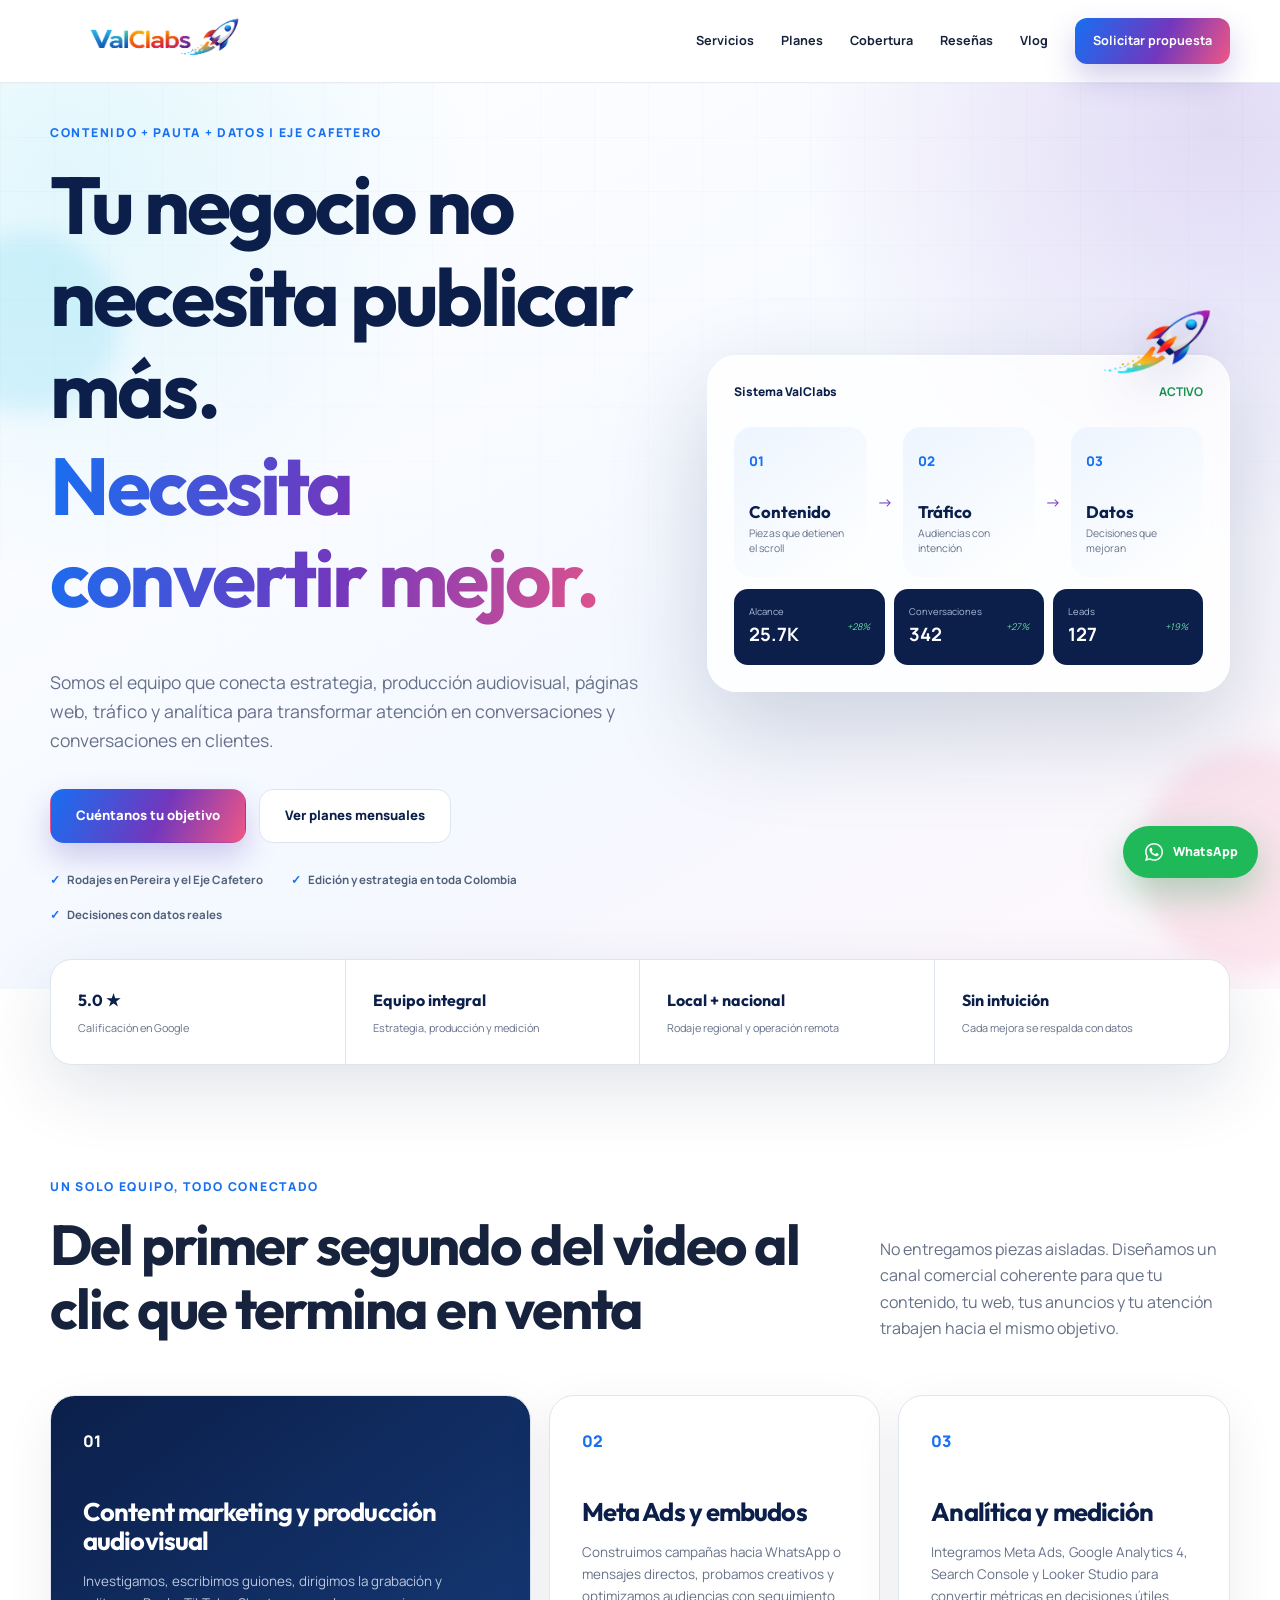
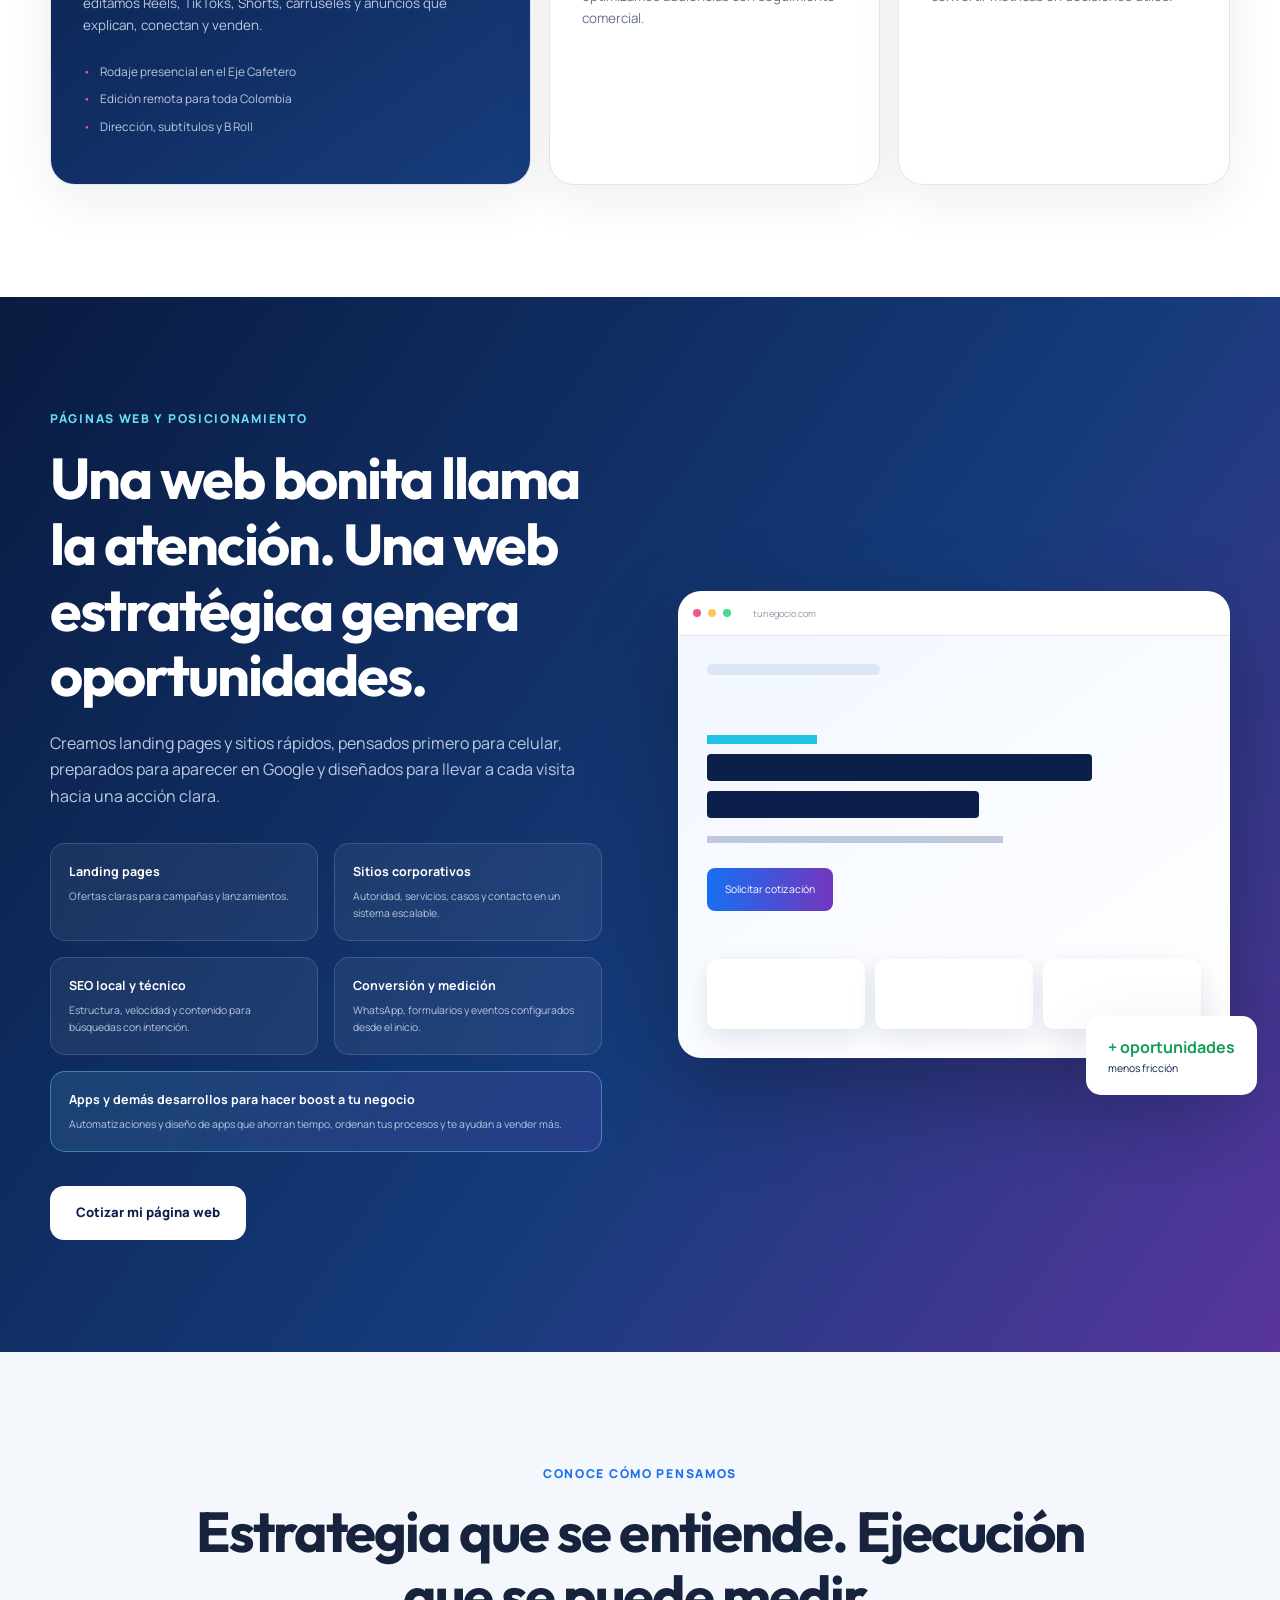
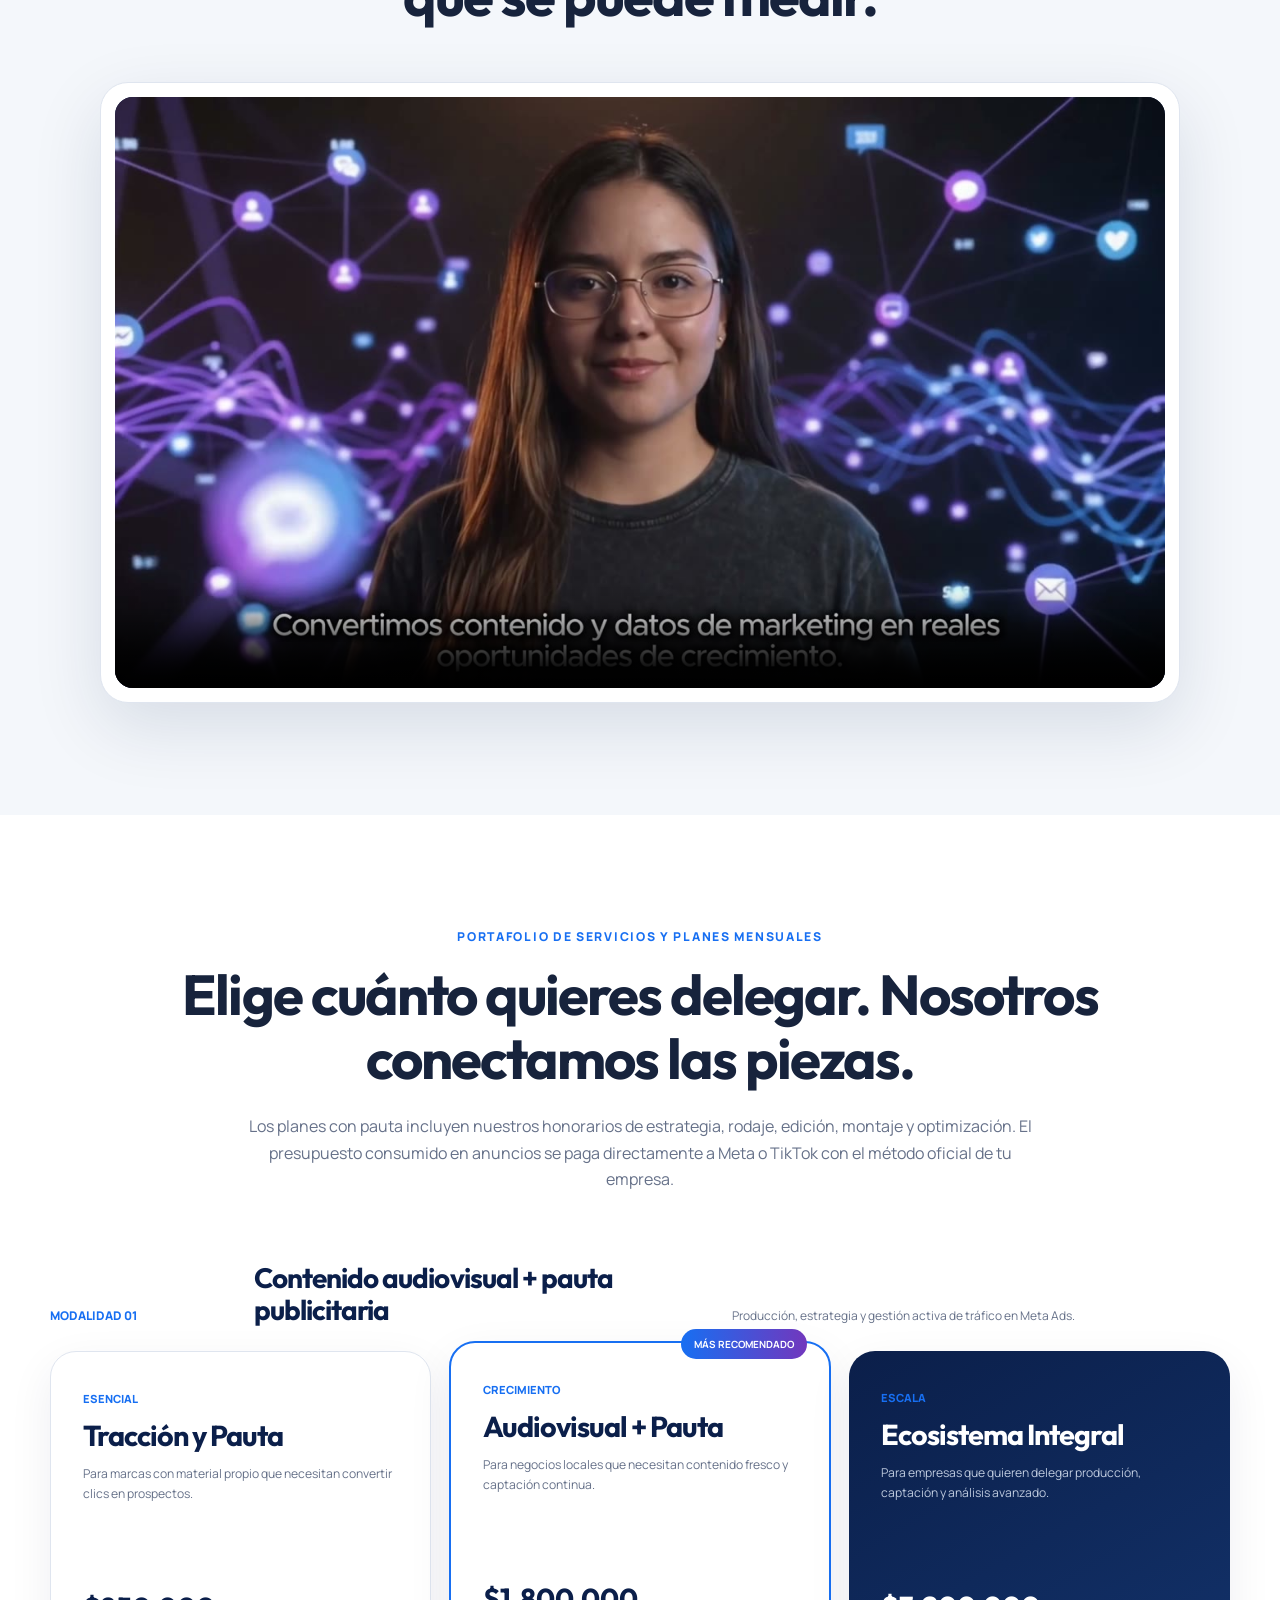
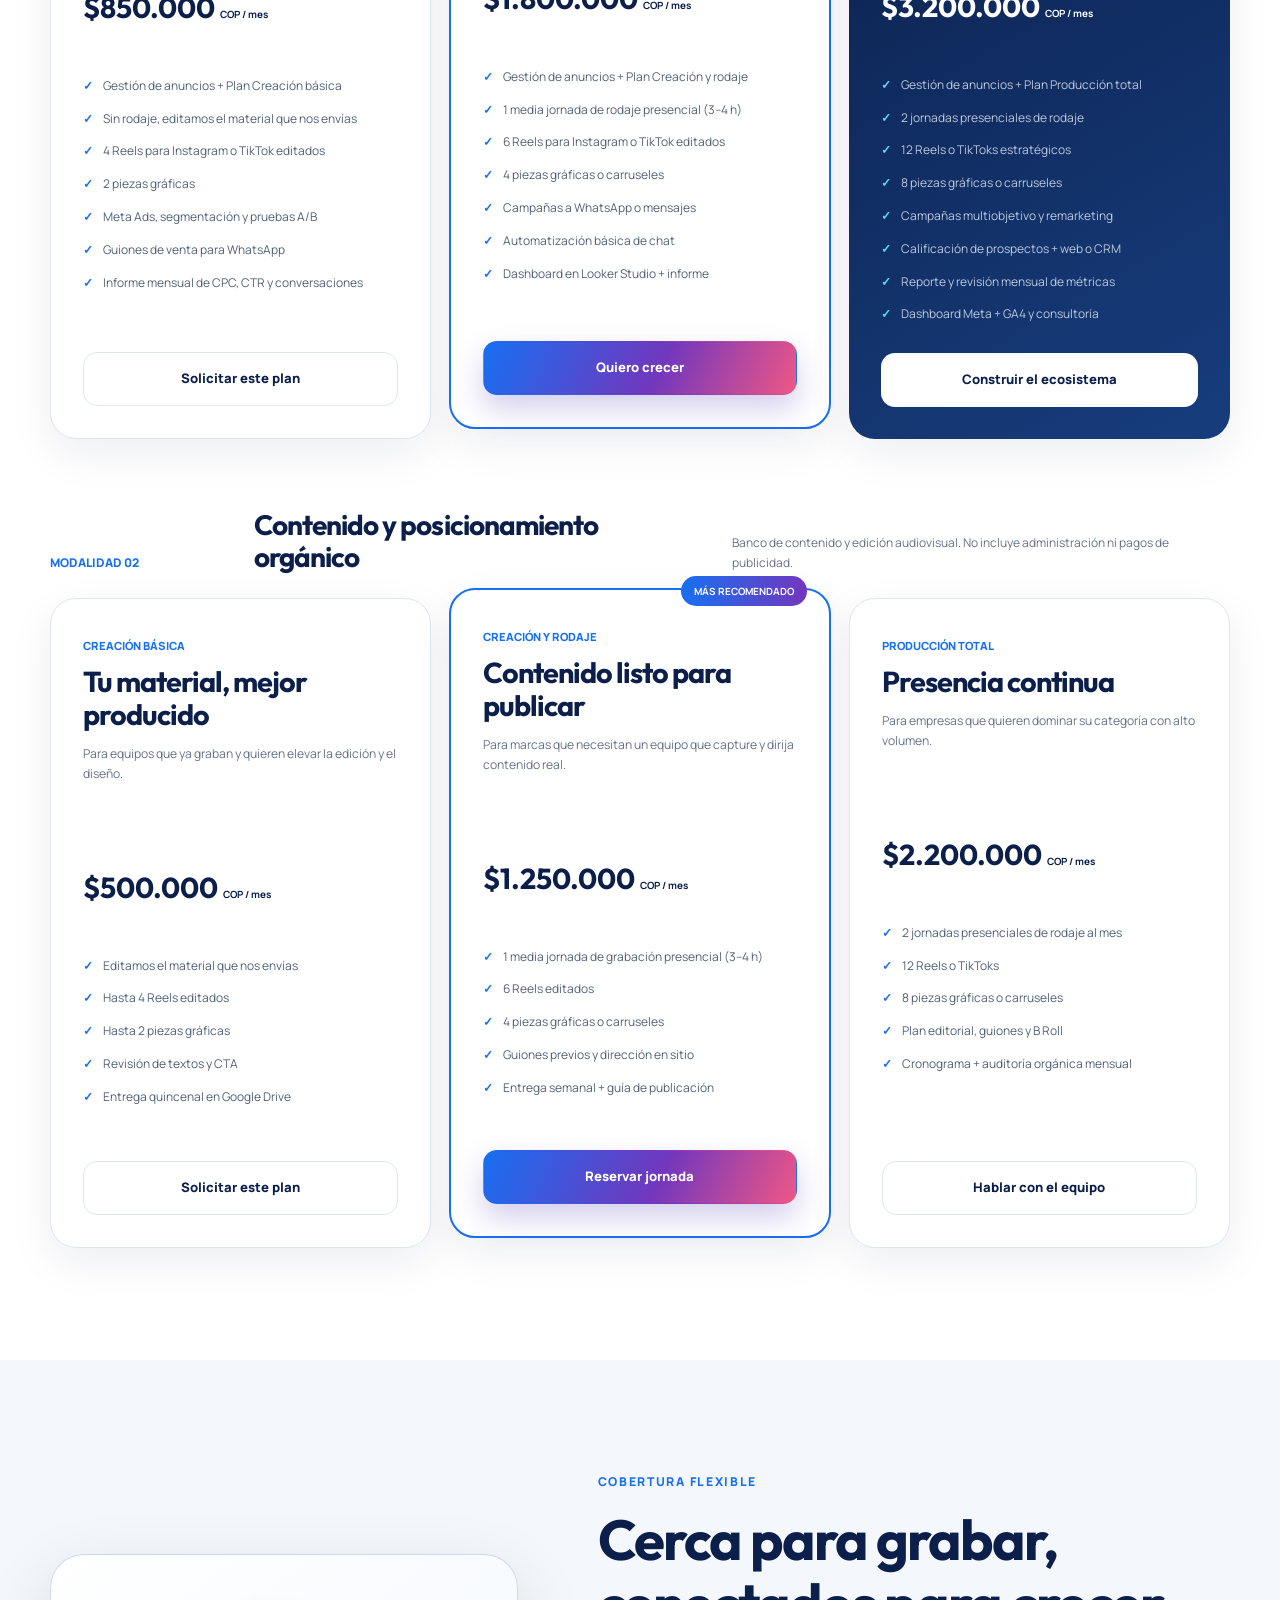
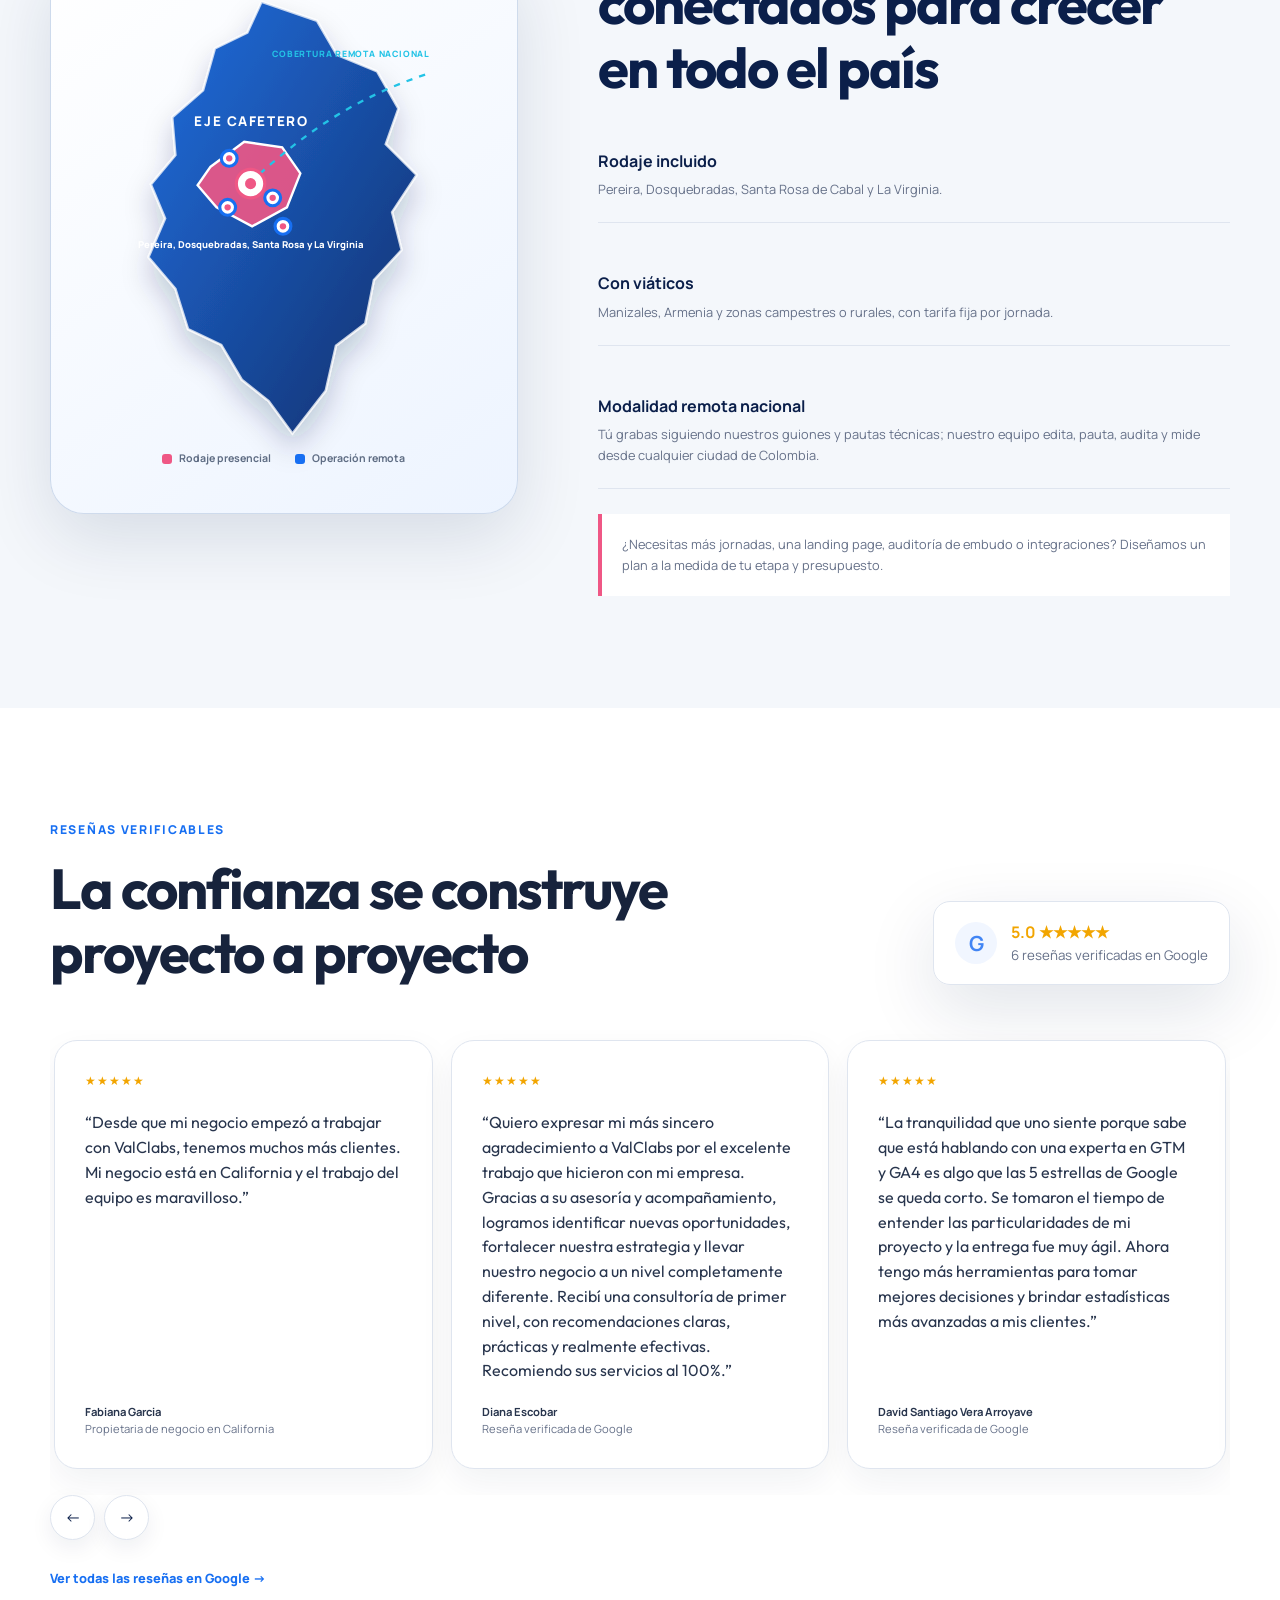
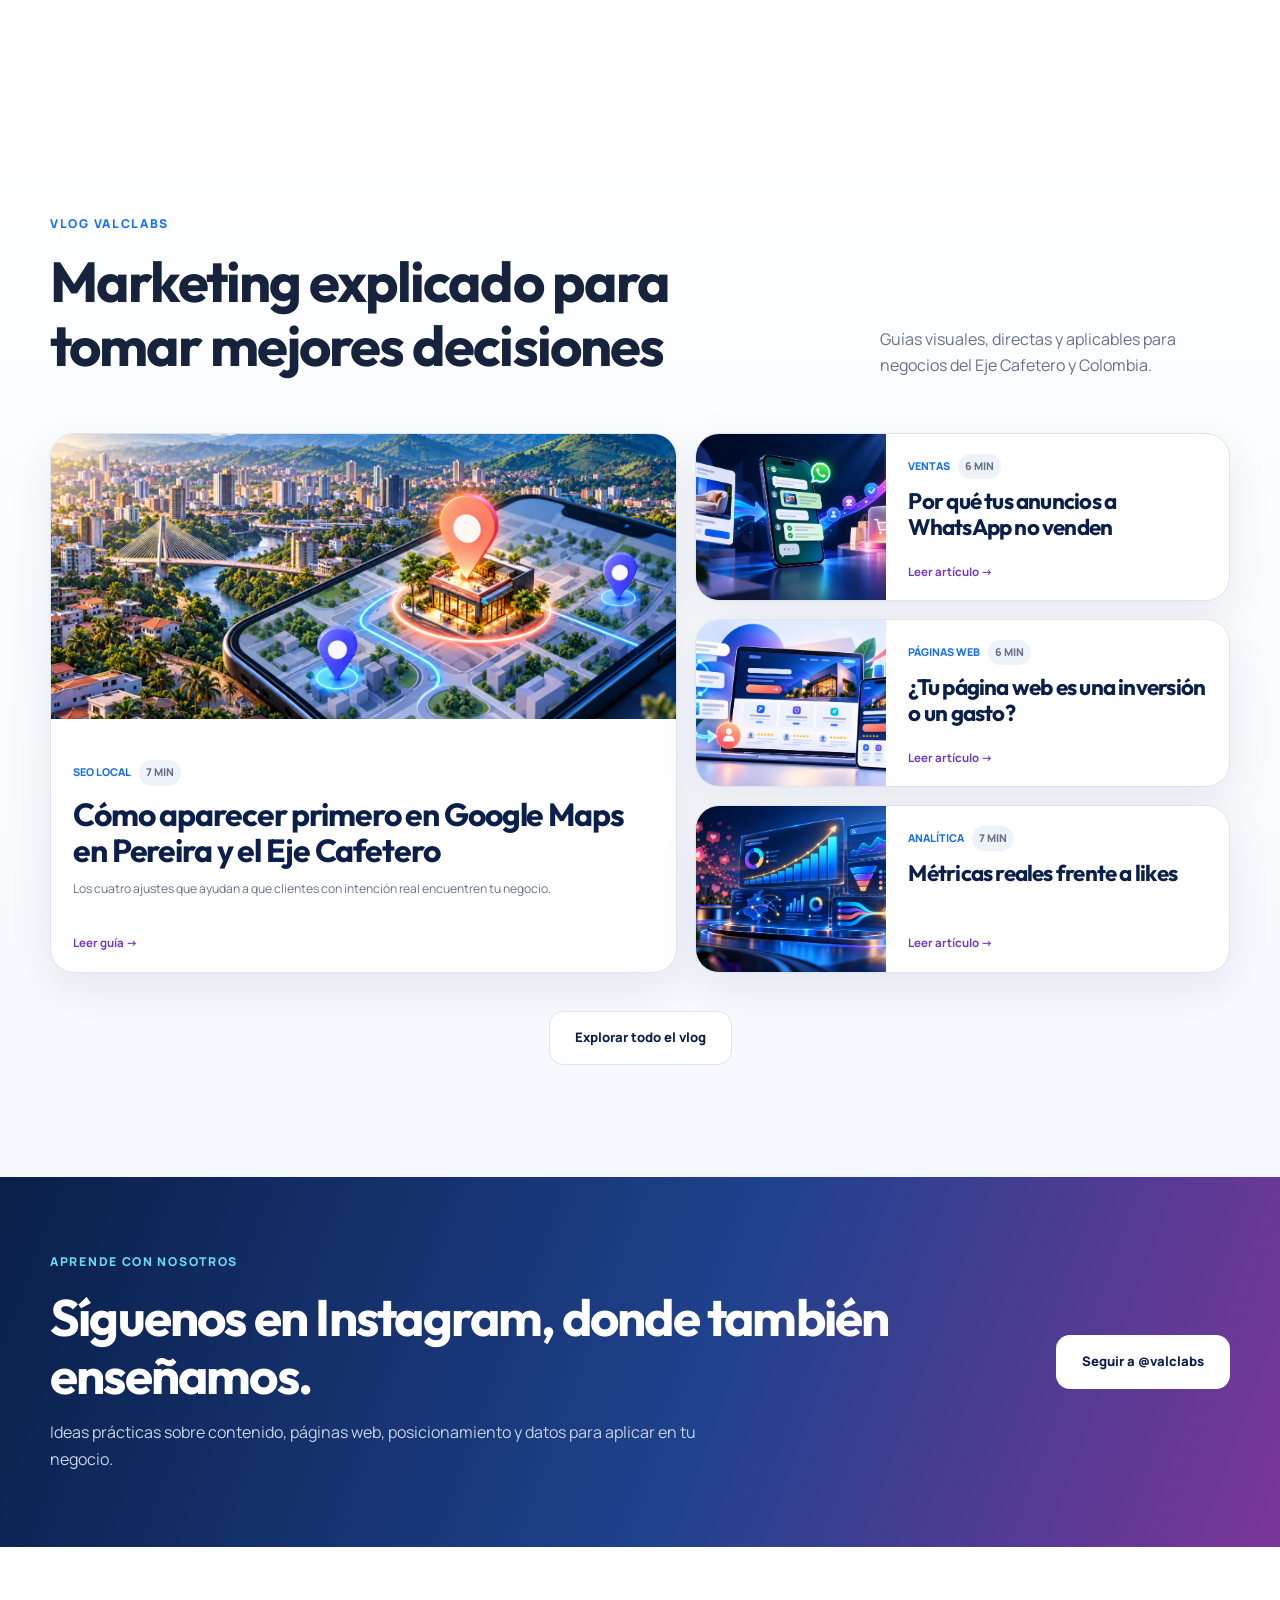
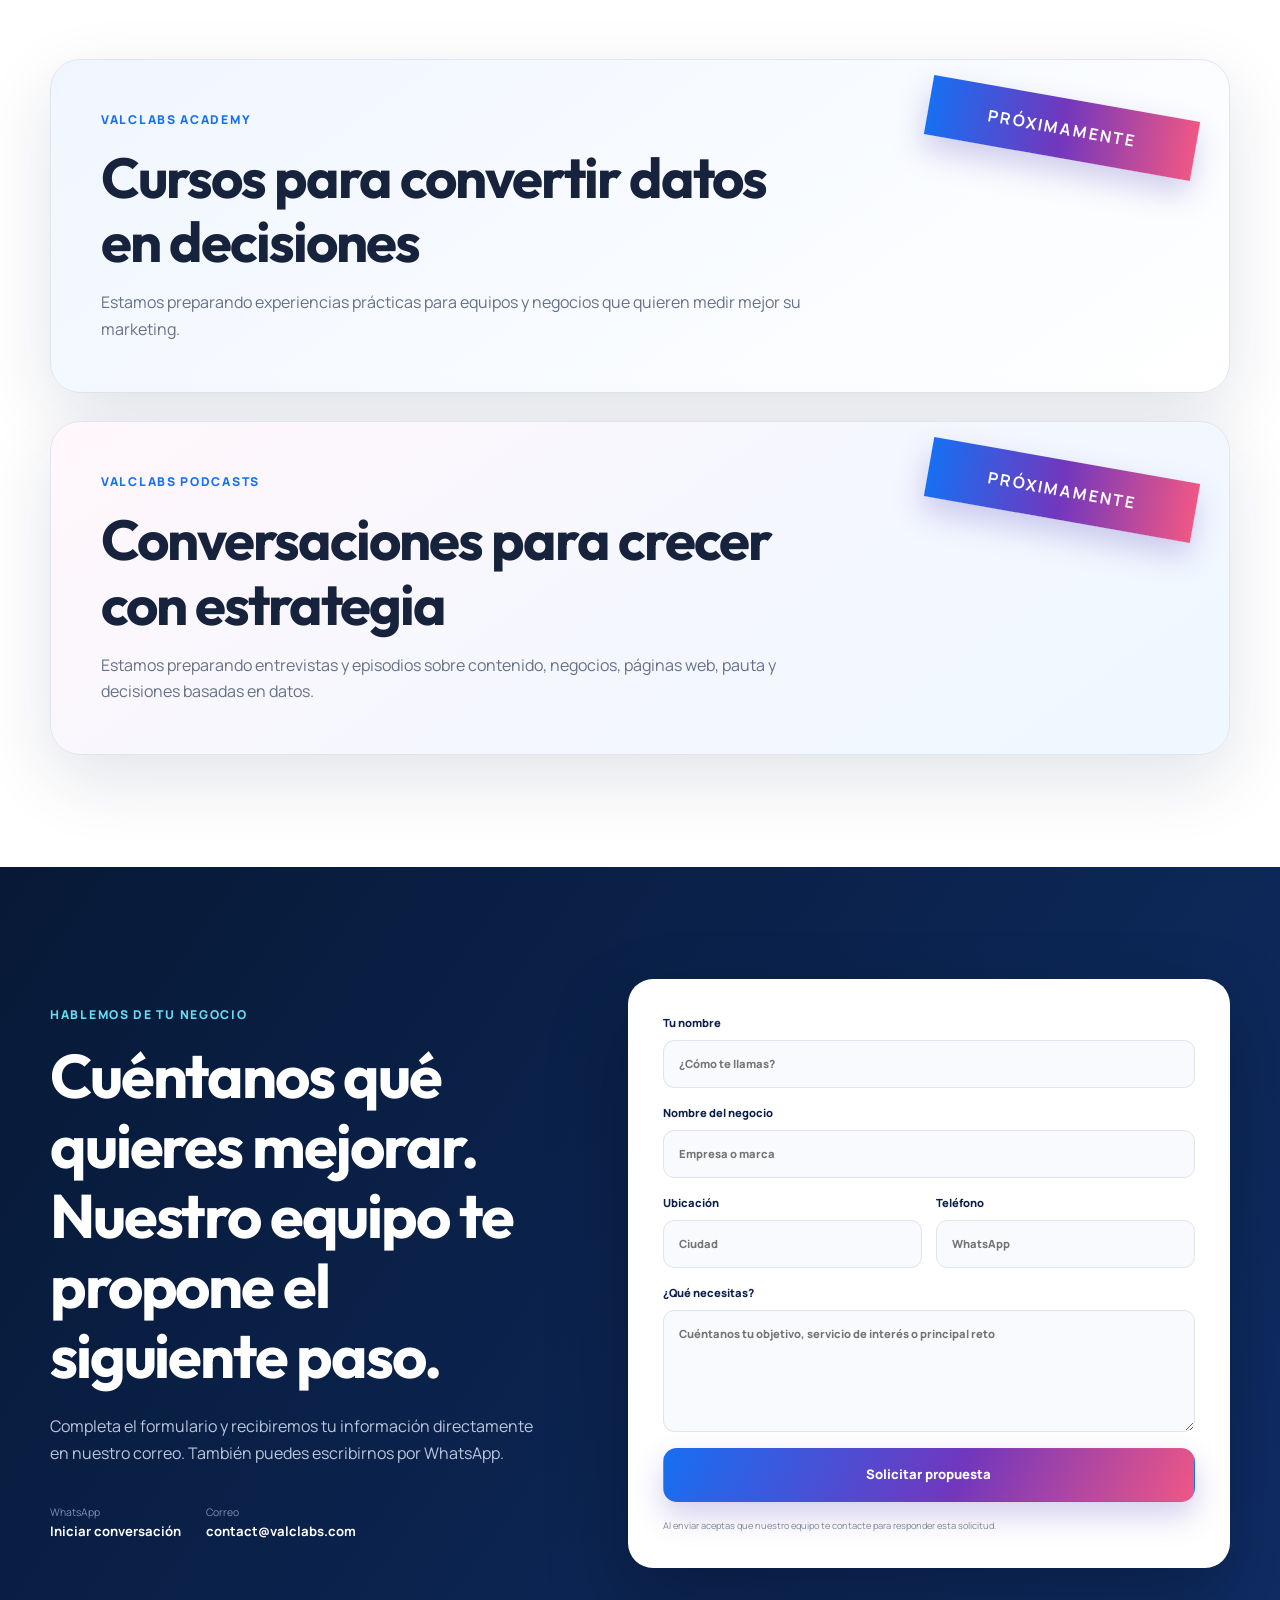
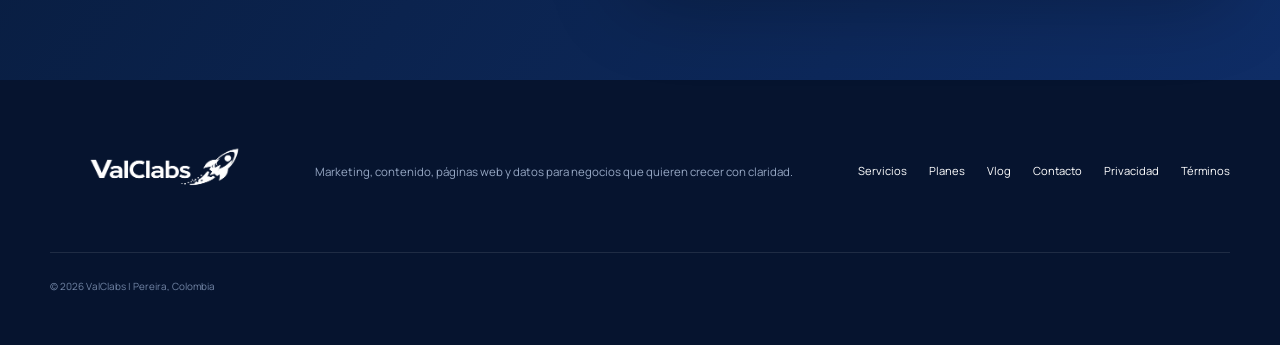
<file: index.html>
<!doctype html>
<html lang="es-CO">
  <head>
    <meta charset="utf-8" />
    <meta name="viewport" content="width=device-width,initial-scale=1" />
    <title>Agencia de marketing digital en Pereira | ValClabs</title>
    <meta
      name="description"
      content="Agencia de marketing digital en Pereira y el Eje Cafetero. Creamos videos, páginas web, SEO, Meta Ads y analítica para atraer clientes en Colombia."
    />
    <meta name="robots" content="index,follow,max-image-preview:large" />
    <meta name="theme-color" content="#0b1f4a" />
    <link rel="icon" type="image/png" href="favicon.png" />
    <link rel="canonical" href="https://www.valclabs.com/" />
    <meta property="og:type" content="website" />
    <meta property="og:locale" content="es_CO" />
    <meta
      property="og:title"
      content="Agencia de marketing digital en Pereira | ValClabs"
    />
    <meta
      property="og:description"
      content="Producción audiovisual en el Eje Cafetero y marketing digital para empresas en toda Colombia."
    />
    <meta property="og:url" content="https://www.valclabs.com/" />
    <meta
      property="og:image"
      content="https://www.valclabs.com/assets/social-cover-1.webp"
    />
    <link rel="preconnect" href="https://fonts.googleapis.com" />
    <link rel="preconnect" href="https://fonts.gstatic.com" crossorigin />
    <link
      href="https://fonts.googleapis.com/css2?family=Manrope:wght@400;500;600;700;800&family=Outfit:wght@500;600;700;800&display=swap"
      rel="stylesheet"
    />
    <link rel="stylesheet" href="styles.css?v=20261124" />
    <script
      async
      src="https://www.googletagmanager.com/gtag/js?id=G-0WWHGM7696"
    ></script>
    <script>
      window.dataLayer = window.dataLayer || [];
      function gtag() {
        dataLayer.push(arguments);
      }
      gtag("js", new Date());
      gtag("config", "G-0WWHGM7696");
    </script>
    <script type="application/ld+json">
      {
        "@context": "https://schema.org",
        "@graph": [
          {
            "@type": ["Organization", "ProfessionalService"],
            "@id": "https://www.valclabs.com/#business",
            "name": "ValClabs",
            "url": "https://www.valclabs.com/",
            "logo": "https://www.valclabs.com/assets/logo.webp",
            "email": "contact@valclabs.com",
            "telephone": "+573103734065",
            "areaServed": [
              "Pereira",
              "Dosquebradas",
              "Santa Rosa de Cabal",
              "La Virginia",
              "Manizales",
              "Armenia",
              "Colombia"
            ],
            "sameAs": ["https://www.instagram.com/valclabs/"]
          },
          {
            "@type": "WebSite",
            "@id": "https://www.valclabs.com/#website",
            "url": "https://www.valclabs.com/",
            "name": "ValClabs",
            "inLanguage": "es-CO",
            "publisher": { "@id": "https://www.valclabs.com/#business" }
          },
          {
            "@type": "Service",
            "name": "Marketing digital, producción audiovisual y páginas web",
            "provider": { "@id": "https://www.valclabs.com/#business" },
            "areaServed": { "@type": "Country", "name": "Colombia" },
            "serviceType": [
              "Content marketing",
              "Producción audiovisual",
              "Edición de video",
              "Meta Ads",
              "Diseño de páginas web",
              "SEO local",
              "Analítica digital"
            ]
          }
        ]
      }
    </script>
  </head>
  <body>
    <header class="site-header" id="inicio">
      <div class="container nav">
        <a class="brand" href="#inicio" aria-label="ValClabs, inicio"
          ><img
            src="assets/logo.webp"
            alt="ValClabs, agencia de marketing digital en Pereira"
            width="520"
            height="347" /></a
        ><button
          class="menu-toggle"
          aria-label="Abrir menú"
          aria-expanded="false"
        >
          <span></span><span></span><span></span>
        </button>
        <nav class="main-nav" aria-label="Navegación principal">
          <a href="#servicios">Servicios</a><a href="#planes">Planes</a
          ><a href="#cobertura">Cobertura</a><a href="#reviews">Reseñas</a
          ><a href="vlog/">Vlog</a
          ><a class="nav-cta" href="#contacto">Solicitar propuesta</a>
        </nav>
      </div>
    </header>
    <main>
      <section class="hero">
        <div class="hero-orb orb-one"></div>
        <div class="hero-orb orb-two"></div>
        <div class="container hero-grid">
          <div class="hero-copy reveal">
            <span class="eyebrow"
              >Contenido + pauta + datos | Eje Cafetero</span
            >
            <h1>
              Tu negocio no necesita publicar más.
              <span>Necesita convertir mejor.</span>
            </h1>
            <p>
              Somos el equipo que conecta estrategia, producción audiovisual,
              páginas web, tráfico y analítica para transformar atención en
              conversaciones y conversaciones en clientes.
            </p>
            <div class="hero-actions">
              <a class="button button-primary" href="#contacto"
                >Cuéntanos tu objetivo</a
              ><a class="button button-ghost" href="#planes"
                >Ver planes mensuales</a
              >
            </div>
            <div class="hero-trust">
              <span>Rodajes en Pereira y el Eje Cafetero</span
              ><span>Edición y estrategia en toda Colombia</span
              ><span>Decisiones con datos reales</span>
            </div>
          </div>
          <div
            class="hero-lab reveal"
            aria-label="Sistema de crecimiento ValClabs"
          >
            <div class="lab-top">
              <span>Sistema ValClabs</span><b>ACTIVO</b>
            </div>
            <div class="lab-flow">
              <div>
                <small>01</small><strong>Contenido</strong>
                <p>Piezas que detienen el scroll</p>
              </div>
              <i>→</i>
              <div>
                <small>02</small><strong>Tráfico</strong>
                <p>Audiencias con intención</p>
              </div>
              <i>→</i>
              <div>
                <small>03</small><strong>Datos</strong>
                <p>Decisiones que mejoran</p>
              </div>
            </div>
            <div class="lab-metrics">
              <div><span>Alcance</span><strong>25.7K</strong><em>+28%</em></div>
              <div>
                <span>Conversaciones</span><strong>342</strong><em>+27%</em>
              </div>
              <div><span>Leads</span><strong>127</strong><em>+19%</em></div>
            </div>
            <img
              class="hero-rocket"
              src="assets/rocket-brand.webp"
              alt="Cohete de ValClabs, estrategia de marketing digital para crecer"
              width="700"
              height="496"
            />
          </div>
        </div>
      </section>
      <section class="trust-bar">
        <div class="container trust-grid">
          <div><strong>5.0 ★</strong><span>Calificación en Google</span></div>
          <div>
            <strong>Equipo integral</strong
            ><span>Estrategia, producción y medición</span>
          </div>
          <div>
            <strong>Local + nacional</strong
            ><span>Rodaje regional y operación remota</span>
          </div>
          <div>
            <strong>Sin intuición</strong
            ><span>Cada mejora se respalda con datos</span>
          </div>
        </div>
      </section>
      <section class="section services" id="servicios">
        <div class="container">
          <div class="section-heading split reveal">
            <div>
              <span class="eyebrow">Un solo equipo, todo conectado</span>
              <h2>Del primer segundo del video al clic que termina en venta</h2>
            </div>
            <p>
              No entregamos piezas aisladas. Diseñamos un canal comercial
              coherente para que tu contenido, tu web, tus anuncios y tu
              atención trabajen hacia el mismo objetivo.
            </p>
          </div>
          <div class="service-grid">
            <article class="service-card service-feature reveal">
              <span>01</span>
              <h3>Content marketing y producción audiovisual</h3>
              <p>
                Investigamos, escribimos guiones, dirigimos la grabación y
                editamos Reels, TikToks, Shorts, carruseles y anuncios que
                explican, conectan y venden.
              </p>
              <ul>
                <li>Rodaje presencial en el Eje Cafetero</li>
                <li>Edición remota para toda Colombia</li>
                <li>Dirección, subtítulos y B Roll</li>
              </ul>
            </article>
            <article class="service-card reveal">
              <span>02</span>
              <h3>Meta Ads y embudos</h3>
              <p>
                Construimos campañas hacia WhatsApp o mensajes directos,
                probamos creativos y optimizamos audiencias con seguimiento
                comercial.
              </p>
            </article>
            <article class="service-card reveal">
              <span>03</span>
              <h3>Analítica y medición</h3>
              <p>
                Integramos Meta Ads, Google Analytics 4, Search Console y Looker
                Studio para convertir métricas en decisiones útiles.
              </p>
            </article>
          </div>
        </div>
      </section>
      <section class="section web-service" id="paginas-web">
        <div class="container web-grid">
          <div class="web-copy reveal">
            <span class="eyebrow light">Páginas web y posicionamiento</span>
            <h2>
              Una web bonita llama la atención. Una web estratégica genera
              oportunidades.
            </h2>
            <p>
              Creamos landing pages y sitios rápidos, pensados primero para
              celular, preparados para aparecer en Google y diseñados para
              llevar a cada visita hacia una acción clara.
            </p>
            <div class="web-points">
              <div>
                <b>Landing pages</b
                ><span>Ofertas claras para campañas y lanzamientos.</span>
              </div>
              <div>
                <b>Sitios corporativos</b
                ><span
                  >Autoridad, servicios, casos y contacto en un sistema
                  escalable.</span
                >
              </div>
              <div>
                <b>SEO local y técnico</b
                ><span
                  >Estructura, velocidad y contenido para búsquedas con
                  intención.</span
                >
              </div>
              <div>
                <b>Conversión y medición</b
                ><span
                  >WhatsApp, formularios y eventos configurados desde el
                  inicio.</span
                >
              </div>
              <div class="web-point-highlight">
                <b>Apps y demás desarrollos para hacer boost a tu negocio</b
                ><span
                  >Automatizaciones y diseño de apps que ahorran tiempo,
                  ordenan tus procesos y te ayudan a vender más.</span
                >
              </div>
            </div>
            <a class="button button-white" href="#contacto"
              >Cotizar mi página web</a
            >
          </div>
          <div class="browser-mock reveal">
            <div class="browser-top">
              <i></i><i></i><i></i><span>tunegocio.com</span>
            </div>
            <div class="browser-body">
              <div class="mini-nav"></div>
              <div class="mini-copy">
                <span></span><strong></strong><strong></strong>
                <p></p>
                <button>Solicitar cotización</button>
              </div>
              <div class="mini-cards"><i></i><i></i><i></i></div>
            </div>
            <div class="browser-result">
              <b>+ oportunidades</b><span>menos fricción</span>
            </div>
          </div>
        </div>
      </section>
      <section class="section video-section">
        <div class="container">
          <div class="section-heading center reveal">
            <span class="eyebrow">Conoce cómo pensamos</span>
            <h2>Estrategia que se entiende. Ejecución que se puede medir.</h2>
          </div>
          <div class="video-shell reveal">
            <video
              controls
              preload="metadata"
              poster="assets/valclabs-presentation-poster.jpg"
            >
              <source src="assets/valclabs-presentation.mp4" type="video/mp4" />
              Tu navegador no puede reproducir este video.
            </video>
          </div>
        </div>
      </section>
      <section class="section pricing" id="planes">
        <div class="container">
          <div class="section-heading center reveal">
            <span class="eyebrow"
              >Portafolio de servicios y planes mensuales</span
            >
            <h2>
              Elige cuánto quieres delegar. Nosotros conectamos las piezas.
            </h2>
            <p>
              Los planes con pauta incluyen nuestros honorarios de estrategia,
              rodaje, edición, montaje y optimización. El presupuesto consumido
              en anuncios se paga directamente a Meta o TikTok con el método
              oficial de tu empresa.
            </p>
          </div>
          <div class="pricing-block">
            <div class="pricing-label">
              <span>Modalidad 01</span>
              <h3>Contenido audiovisual + pauta publicitaria</h3>
              <p>
                Producción, estrategia y gestión activa de tráfico en Meta Ads.
              </p>
            </div>
            <div class="pricing-grid">
              <article class="plan-card">
                <div class="plan-head">
                  <span>Esencial</span>
                  <h3>Tracción y Pauta</h3>
                  <p>
                    Para marcas con material propio que necesitan convertir
                    clics en prospectos.
                  </p>
                </div>
                <strong class="price">$850.000 <small>COP / mes</small></strong>
                <ul>
                  <li>Gestión de anuncios + Plan Creación básica</li>
                  <li>Sin rodaje, editamos el material que nos envías</li>
                  <li>4 Reels para Instagram o TikTok editados</li>
                  <li>2 piezas gráficas</li>
                  <li>Meta Ads, segmentación y pruebas A/B</li>
                  <li>Guiones de venta para WhatsApp</li>
                  <li>Informe mensual de CPC, CTR y conversaciones</li>
                </ul>
                <a href="#contacto" class="button button-ghost"
                  >Solicitar este plan</a
                >
              </article>
              <article class="plan-card recommended">
                <b class="plan-badge">Más recomendado</b>
                <div class="plan-head">
                  <span>Crecimiento</span>
                  <h3>Audiovisual + Pauta</h3>
                  <p>
                    Para negocios locales que necesitan contenido fresco y
                    captación continua.
                  </p>
                </div>
                <strong class="price"
                  >$1.800.000 <small>COP / mes</small></strong
                >
                <ul>
                  <li>Gestión de anuncios + Plan Creación y rodaje</li>
                  <li>1 media jornada de rodaje presencial (3–4 h)</li>
                  <li>6 Reels para Instagram o TikTok editados</li>
                  <li>4 piezas gráficas o carruseles</li>
                  <li>Campañas a WhatsApp o mensajes</li>
                  <li>Automatización básica de chat</li>
                  <li>Dashboard en Looker Studio + informe</li>
                </ul>
                <a href="#contacto" class="button button-primary"
                  >Quiero crecer</a
                >
              </article>
              <article class="plan-card dark">
                <div class="plan-head">
                  <span>Escala</span>
                  <h3>Ecosistema Integral</h3>
                  <p>
                    Para empresas que quieren delegar producción, captación y
                    análisis avanzado.
                  </p>
                </div>
                <strong class="price"
                  >$3.200.000 <small>COP / mes</small></strong
                >
                <ul>
                  <li>Gestión de anuncios + Plan Producción total</li>
                  <li>2 jornadas presenciales de rodaje</li>
                  <li>12 Reels o TikToks estratégicos</li>
                  <li>8 piezas gráficas o carruseles</li>
                  <li>Campañas multiobjetivo y remarketing</li>
                  <li>Calificación de prospectos + web o CRM</li>
                  <li>Reporte y revisión mensual de métricas</li>
                  <li>Dashboard Meta + GA4 y consultoría</li>
                </ul>
                <a href="#contacto" class="button button-white"
                  >Construir el ecosistema</a
                >
              </article>
            </div>
          </div>
          <div class="pricing-block">
            <div class="pricing-label">
              <span>Modalidad 02</span>
              <h3>Contenido y posicionamiento orgánico</h3>
              <p>
                Banco de contenido y edición audiovisual. No incluye
                administración ni pagos de publicidad.
              </p>
            </div>
            <div class="pricing-grid">
              <article class="plan-card">
                <div class="plan-head">
                  <span>Creación básica</span>
                  <h3>Tu material, mejor producido</h3>
                  <p>
                    Para equipos que ya graban y quieren elevar la edición y el
                    diseño.
                  </p>
                </div>
                <strong class="price">$500.000 <small>COP / mes</small></strong>
                <ul>
                  <li>Editamos el material que nos envías</li>
                  <li>Hasta 4 Reels editados</li>
                  <li>Hasta 2 piezas gráficas</li>
                  <li>Revisión de textos y CTA</li>
                  <li>Entrega quincenal en Google Drive</li>
                </ul>
                <a href="#contacto" class="button button-ghost"
                  >Solicitar este plan</a
                >
              </article>
              <article class="plan-card recommended">
                <b class="plan-badge">Más recomendado</b>
                <div class="plan-head">
                  <span>Creación y rodaje</span>
                  <h3>Contenido listo para publicar</h3>
                  <p>
                    Para marcas que necesitan un equipo que capture y dirija
                    contenido real.
                  </p>
                </div>
                <strong class="price"
                  >$1.250.000 <small>COP / mes</small></strong
                >
                <ul>
                  <li>1 media jornada de grabación presencial (3–4 h)</li>
                  <li>6 Reels editados</li>
                  <li>4 piezas gráficas o carruseles</li>
                  <li>Guiones previos y dirección en sitio</li>
                  <li>Entrega semanal + guía de publicación</li>
                </ul>
                <a href="#contacto" class="button button-primary"
                  >Reservar jornada</a
                >
              </article>
              <article class="plan-card">
                <div class="plan-head">
                  <span>Producción total</span>
                  <h3>Presencia continua</h3>
                  <p>
                    Para empresas que quieren dominar su categoría con alto
                    volumen.
                  </p>
                </div>
                <strong class="price"
                  >$2.200.000 <small>COP / mes</small></strong
                >
                <ul>
                  <li>2 jornadas presenciales de rodaje al mes</li>
                  <li>12 Reels o TikToks</li>
                  <li>8 piezas gráficas o carruseles</li>
                  <li>Plan editorial, guiones y B Roll</li>
                  <li>Cronograma + auditoría orgánica mensual</li>
                </ul>
                <a href="#contacto" class="button button-ghost"
                  >Hablar con el equipo</a
                >
              </article>
            </div>
          </div>
        </div>
      </section>
      <section class="section coverage" id="cobertura">
        <div class="container coverage-grid">
          <div
            class="coverage-map reveal"
            aria-label="Mapa de cobertura de ValClabs en Colombia"
          >
            <svg
              viewBox="0 0 520 620"
              role="img"
              aria-labelledby="map-title map-desc"
            >
              <title id="map-title">Cobertura de ValClabs en Colombia</title>
              <desc id="map-desc">
                El Eje Cafetero está destacado como zona de rodaje presencial y
                el resto de Colombia como cobertura remota
              </desc>
              <defs>
                <linearGradient id="colombia-fill" x1="0" y1="0" x2="1" y2="1">
                  <stop offset="0" stop-color="#226fe0" />
                  <stop offset="1" stop-color="#102f6c" />
                </linearGradient>
                <filter
                  id="map-shadow"
                  x="-30%"
                  y="-30%"
                  width="160%"
                  height="160%"
                >
                  <feDropShadow
                    dx="0"
                    dy="20"
                    stdDeviation="18"
                    flood-color="#0b1f4a"
                    flood-opacity=".22"
                  />
                </filter>
              </defs>
              <path
                class="country-shape"
                filter="url(#map-shadow)"
                d="M232 34 302 58 327 101 378 122 405 169 389 214 428 253 397 300 409 348 374 386 363 441 326 469 313 526 271 580 241 539 207 512 181 468 139 448 123 397 89 357 110 308 92 265 123 228 119 180 158 146 173 93 214 73Z"
              />
              <path
                class="region-shape"
                d="M167 243 210 211 258 218 281 251 264 294 220 318 175 294 151 266Z"
              />
              <path
                class="connection-line"
                d="M217 263 C292 194 356 153 445 124"
              />
              <g class="map-pin main-pin" transform="translate(218 264)">
                <circle r="18" />
                <circle r="7" />
              </g>
              <g class="map-pin" transform="translate(246 282)">
                <circle r="10" />
                <circle r="4" />
              </g>
              <g class="map-pin" transform="translate(189 294)">
                <circle r="10" />
                <circle r="4" />
              </g>
              <g class="map-pin" transform="translate(191 232)">
                <circle r="10" />
                <circle r="4" />
              </g>
              <g class="map-pin" transform="translate(259 318)">
                <circle r="10" />
                <circle r="4" />
              </g>
              <text x="219" y="191" class="region-label">EJE CAFETERO</text>
              <text x="219" y="345" class="city-label">
                Pereira, Dosquebradas, Santa Rosa y La Virginia
              </text>
              <text x="445" y="104" class="remote-label">
                COBERTURA REMOTA NACIONAL
              </text>
            </svg>
            <div class="map-legend">
              <span><i></i>Rodaje presencial</span
              ><span><i></i>Operación remota</span>
            </div>
          </div>
          <div class="coverage-copy reveal">
            <span class="eyebrow">Cobertura flexible</span>
            <h2>Cerca para grabar, conectados para crecer en todo el país</h2>
            <div class="coverage-row">
              <b>Rodaje incluido</b>
              <p>Pereira, Dosquebradas, Santa Rosa de Cabal y La Virginia.</p>
            </div>
            <div class="coverage-row">
              <b>Con viáticos</b>
              <p>
                Manizales, Armenia y zonas campestres o rurales, con tarifa fija
                por jornada.
              </p>
            </div>
            <div class="coverage-row">
              <b>Modalidad remota nacional</b>
              <p>
                Tú grabas siguiendo nuestros guiones y pautas técnicas; nuestro
                equipo edita, pauta, audita y mide desde cualquier ciudad de
                Colombia.
              </p>
            </div>
            <p class="custom-note">
              ¿Necesitas más jornadas, una landing page, auditoría de embudo o
              integraciones? Diseñamos un plan a la medida de tu etapa y
              presupuesto.
            </p>
          </div>
        </div>
      </section>
      <section class="section reviews" id="reviews">
        <div class="container">
          <div class="reviews-head reveal">
            <div>
              <span class="eyebrow">Reseñas verificables</span>
              <h2>La confianza se construye proyecto a proyecto</h2>
            </div>
            <div class="google-score">
              <b>G</b
              ><span
                ><strong>5.0 ★★★★★</strong
                ><small>6 reseñas verificadas en Google</small></span
              >
            </div>
          </div>
          <div class="review-slider" data-review-slider>
            <div class="review-track">
              <blockquote>
                “Desde que mi negocio empezó a trabajar con ValClabs, tenemos
                muchos más clientes. Mi negocio está en California y el trabajo
                del equipo es maravilloso.”
                <footer>
                  <b>Fabiana Garcia</b
                  ><span>Propietaria de negocio en California</span>
                </footer>
              </blockquote>
              <blockquote>
                “Quiero expresar mi más sincero agradecimiento a ValClabs por
                el excelente trabajo que hicieron con mi empresa. Gracias a su
                asesoría y acompañamiento, logramos identificar nuevas
                oportunidades, fortalecer nuestra estrategia y llevar nuestro
                negocio a un nivel completamente diferente. Recibí una
                consultoría de primer nivel, con recomendaciones claras,
                prácticas y realmente efectivas. Recomiendo sus servicios al
                100%.”
                <footer>
                  <b>Diana Escobar</b><span>Reseña verificada de Google</span>
                </footer>
              </blockquote>
              <blockquote>
                “La tranquilidad que uno siente porque sabe que está hablando
                con una experta en GTM y GA4 es algo que las 5 estrellas de
                Google se queda corto. Se tomaron el tiempo de entender las
                particularidades de mi proyecto y la entrega fue muy ágil.
                Ahora tengo más herramientas para tomar mejores decisiones y
                brindar estadísticas más avanzadas a mis clientes.”
                <footer>
                  <b>David Santiago Vera Arroyave</b
                  ><span>Reseña verificada de Google</span>
                </footer>
              </blockquote>
              <blockquote>
                “Desde que empezamos, mi negocio ha crecido. Tenemos más
                clientes, llegan personas nuevas y muchas regresan por la buena
                experiencia.”
                <footer>
                  <b>Martha Estefany</b><span>Reseña verificada de Google</span>
                </footer>
              </blockquote>
              <blockquote>
                “Excelente servicio y muy profesionales. La comunicación fue
                clara desde el principio y entregaron todo lo acordado.”
                <footer>
                  <b>A7 Global</b><span>Reseña verificada de Google</span>
                </footer>
              </blockquote>
              <blockquote>
                “Un excelente equipo para trabajar. Respondieron rápido, la
                comunicación fue fluida y entregaron exactamente lo que
                necesitábamos.”
                <footer>
                  <b>Andy Andrade Reyes</b
                  ><span>Reseña verificada de Google</span>
                </footer>
              </blockquote>
            </div>
          </div>
          <div class="review-actions">
            <div class="slider-controls" aria-label="Controles de reseñas">
              <button
                type="button"
                data-review-prev
                aria-label="Reseña anterior"
              >
                ←
              </button>
              <button
                type="button"
                data-review-next
                aria-label="Siguiente reseña"
              >
                →
              </button>
            </div>
          </div>
          <a
            class="text-link"
            href="https://www.google.com/search?q=valclabs+agencia&amp;sca_esv=2b921b932b413f6d&amp;biw=1710&amp;bih=986&amp;sxsrf=APpeQnsGpN0FfMA8xtEzxYUYVMW0l2n64Q%3A1792690715569&amp;ei=G0raaq-NIsOMwbkP1erv8Q8&amp;uact=5&amp;oq=valclabs+agencia&amp;gs_lp=[base64]&amp;sclient=gws-wiz-serp#mpd=~1100030073241458650/customers/reviews"
            target="_blank"
            rel="noopener"
            >Ver todas las reseñas en Google →</a
          >
        </div>
      </section>
      <section class="section vlog-preview">
        <div class="container">
          <div class="section-heading split reveal">
            <div>
              <span class="eyebrow">Vlog ValClabs</span>
              <h2>Marketing explicado para tomar mejores decisiones</h2>
            </div>
            <p>
              Guías visuales, directas y aplicables para negocios del Eje
              Cafetero y Colombia.
            </p>
          </div>
          <div class="article-grid">
            <a
              class="article-card featured reveal"
              href="vlog/como-aparecer-primero-google-maps-pereira/"
              ><img
                src="assets/vlog-seo-local-pereira.png"
                alt="Google Maps y SEO local en Pereira"
                width="1400"
                height="933"
              />
              <div>
                <span>SEO local <i>7 min</i></span>
                <h3>
                  Cómo aparecer primero en Google Maps en Pereira y el Eje
                  Cafetero
                </h3>
                <p>
                  Los cuatro ajustes que ayudan a que clientes con intención
                  real encuentren tu negocio.
                </p>
                <b>Leer guía →</b>
              </div></a
            ><a
              class="article-card reveal"
              href="vlog/anuncios-whatsapp-no-venden-colombia/"
              ><img
                src="assets/vlog-whatsapp-ventas.png"
                alt="Anuncios y ventas por WhatsApp"
                width="1400"
                height="933"
              />
              <div>
                <span>Ventas <i>6 min</i></span>
                <h3>Por qué tus anuncios a WhatsApp no venden</h3>
                <b>Leer artículo →</b>
              </div></a
            ><a
              class="article-card reveal"
              href="vlog/pagina-web-negocios-locales-inversion/"
              ><img
                src="assets/vlog-pagina-web-negocios.png"
                alt="Página web para negocios locales"
                width="1400"
                height="933"
              />
              <div>
                <span>Páginas web <i>6 min</i></span>
                <h3>¿Tu página web es una inversión o un gasto?</h3>
                <b>Leer artículo →</b>
              </div></a
            ><a
              class="article-card reveal"
              href="vlog/como-medir-marketing-digital/"
              ><img
                src="assets/vlog-analitica-marketing.png"
                alt="Analítica y métricas de marketing"
                width="1400"
                height="933"
              />
              <div>
                <span>Analítica <i>7 min</i></span>
                <h3>Métricas reales frente a likes</h3>
                <b>Leer artículo →</b>
              </div></a
            >
          </div>
          <div class="center-action">
            <a class="button button-ghost" href="vlog/"
              >Explorar todo el vlog</a
            >
          </div>
        </div>
      </section>
      <section class="instagram">
        <div class="container instagram-inner">
          <div>
            <span class="eyebrow light">Aprende con nosotros</span>
            <h2>Síguenos en Instagram, donde también enseñamos.</h2>
            <p>
              Ideas prácticas sobre contenido, páginas web, posicionamiento y
              datos para aplicar en tu negocio.
            </p>
          </div>
          <a
            class="button button-white"
            href="https://www.instagram.com/valclabs/"
            target="_blank"
            rel="noopener"
            >Seguir a @valclabs</a
          >
        </div>
      </section>
      <section class="section academy" id="academy">
        <div class="container academy-stack">
          <div class="academy-card reveal">
            <div>
              <span class="eyebrow">ValClabs Academy</span>
              <h2>Cursos para convertir datos en decisiones</h2>
              <p>
                Estamos preparando experiencias prácticas para equipos y
                negocios que quieren medir mejor su marketing.
              </p>
            </div>
            <b class="coming-soon">PRÓXIMAMENTE</b>
          </div>
          <div class="academy-card academy-card-podcast reveal">
            <div>
              <span class="eyebrow">ValClabs Podcasts</span>
              <h2>Conversaciones para crecer con estrategia</h2>
              <p>
                Estamos preparando entrevistas y episodios sobre contenido,
                negocios, páginas web, pauta y decisiones basadas en datos.
              </p>
            </div>
            <b class="coming-soon">PRÓXIMAMENTE</b>
          </div>
        </div>
      </section>
      <section class="section contact" id="contacto">
        <div class="container contact-grid">
          <div class="contact-copy reveal">
            <span class="eyebrow light">Hablemos de tu negocio</span>
            <h2>
              Cuéntanos qué quieres mejorar. Nuestro equipo te propone el
              siguiente paso.
            </h2>
            <p>
              Completa el formulario y recibiremos tu información directamente
              en nuestro correo. También puedes escribirnos por WhatsApp.
            </p>
            <div class="contact-direct">
              <a
                href="https://wa.me/573103734065"
                target="_blank"
                rel="noopener"
                ><span>WhatsApp</span><b>Iniciar conversación</b></a
              ><a href="mailto:contact@valclabs.com"
                ><span>Correo</span><b>contact@valclabs.com</b></a
              >
            </div>
          </div>
          <form
            class="lead-form reveal"
            action="https://formsubmit.co/valclabs@gmail.com"
            method="POST"
          >
            <input
              type="hidden"
              name="_subject"
              value="Nueva solicitud de servicios desde ValClabs"
            /><input type="hidden" name="_template" value="table" /><input
              type="hidden"
              name="_captcha"
              value="false"
            /><input
              type="hidden"
              name="_next"
              value="https://www.valclabs.com/gracias.html"
            /><label
              >Tu nombre<input
                name="Nombre"
                type="text"
                autocomplete="name"
                required
                placeholder="¿Cómo te llamas?" /></label
            ><label
              >Nombre del negocio<input
                name="Negocio"
                type="text"
                autocomplete="organization"
                required
                placeholder="Empresa o marca"
            /></label>
            <div class="form-row">
              <label
                >Ubicación<input
                  name="Ubicación"
                  type="text"
                  autocomplete="address-level2"
                  required
                  placeholder="Ciudad" /></label
              ><label
                >Teléfono<input
                  name="Teléfono"
                  type="tel"
                  autocomplete="tel"
                  required
                  placeholder="WhatsApp"
              /></label>
            </div>
            <label
              >¿Qué necesitas?<textarea
                name="Mensaje"
                rows="5"
                required
                placeholder="Cuéntanos tu objetivo, servicio de interés o principal reto"
              ></textarea></label
            ><button class="button button-primary" type="submit">
              Solicitar propuesta</button
            ><small
              >Al enviar aceptas que nuestro equipo te contacte para responder
              esta solicitud.</small
            >
          </form>
        </div>
      </section>
    </main>
    <footer>
      <div class="container footer-grid">
        <a class="brand footer-brand" href="#inicio"
          ><img src="assets/logo.webp" alt="ValClabs, agencia de marketing digital en Pereira" width="520" height="347"
        /></a>
        <p>
          Marketing, contenido, páginas web y datos para negocios que quieren
          crecer con claridad.
        </p>
        <nav>
          <a href="#servicios">Servicios</a><a href="#planes">Planes</a
          ><a href="vlog/">Vlog</a><a href="#contacto">Contacto</a
          ><a href="privacy/">Privacidad</a><a href="terms/">Términos</a>
        </nav>
        <span>© 2026 ValClabs | Pereira, Colombia</span>
      </div>
    </footer>
    <a
      class="whatsapp-float"
      href="https://wa.me/573103734065?text=Hola%20ValClabs%2C%20quiero%20información%20sobre%20sus%20servicios"
      target="_blank"
      rel="noopener"
      aria-label="Escribir a ValClabs por WhatsApp"
      ><svg viewBox="0 0 32 32" aria-hidden="true" focusable="false"><path fill="currentColor" d="M16.04 3C8.86 3 3.02 8.82 3.02 15.98c0 2.29.6 4.52 1.74 6.49L3 29l6.7-1.75a13.05 13.05 0 0 0 6.33 1.62h.01c7.18 0 13.02-5.83 13.02-12.99C29.06 8.82 23.22 3 16.04 3Zm0 23.68h-.01a10.8 10.8 0 0 1-5.5-1.5l-.4-.23-3.97 1.04 1.06-3.86-.26-.4a10.7 10.7 0 0 1-1.65-5.75c0-5.95 4.86-10.79 10.84-10.79 5.97 0 10.83 4.84 10.83 10.79 0 5.96-4.86 10.8-10.84 10.8Zm5.94-8.08c-.33-.16-1.93-.95-2.23-1.06-.3-.11-.52-.16-.73.17-.22.32-.84 1.05-1.03 1.27-.19.22-.38.24-.71.08-.33-.16-1.38-.51-2.62-1.62-.97-.86-1.62-1.92-1.81-2.25-.19-.32-.02-.5.14-.66.15-.15.33-.38.49-.57.16-.19.22-.32.33-.54.11-.22.05-.4-.03-.57-.08-.16-.73-1.76-1-2.41-.26-.63-.53-.55-.73-.56h-.62c-.22 0-.57.08-.87.4-.3.33-1.14 1.11-1.14 2.71 0 1.6 1.17 3.14 1.33 3.36.16.22 2.3 3.5 5.57 4.91.78.34 1.39.54 1.86.69.78.25 1.49.21 2.05.13.63-.09 1.93-.79 2.2-1.55.27-.76.27-1.41.19-1.55-.08-.13-.3-.21-.63-.38Z"/></svg><span>WhatsApp</span></a
    >
    <script src="script.js?v=20261022" defer></script>
  </body>
</html>
</file>
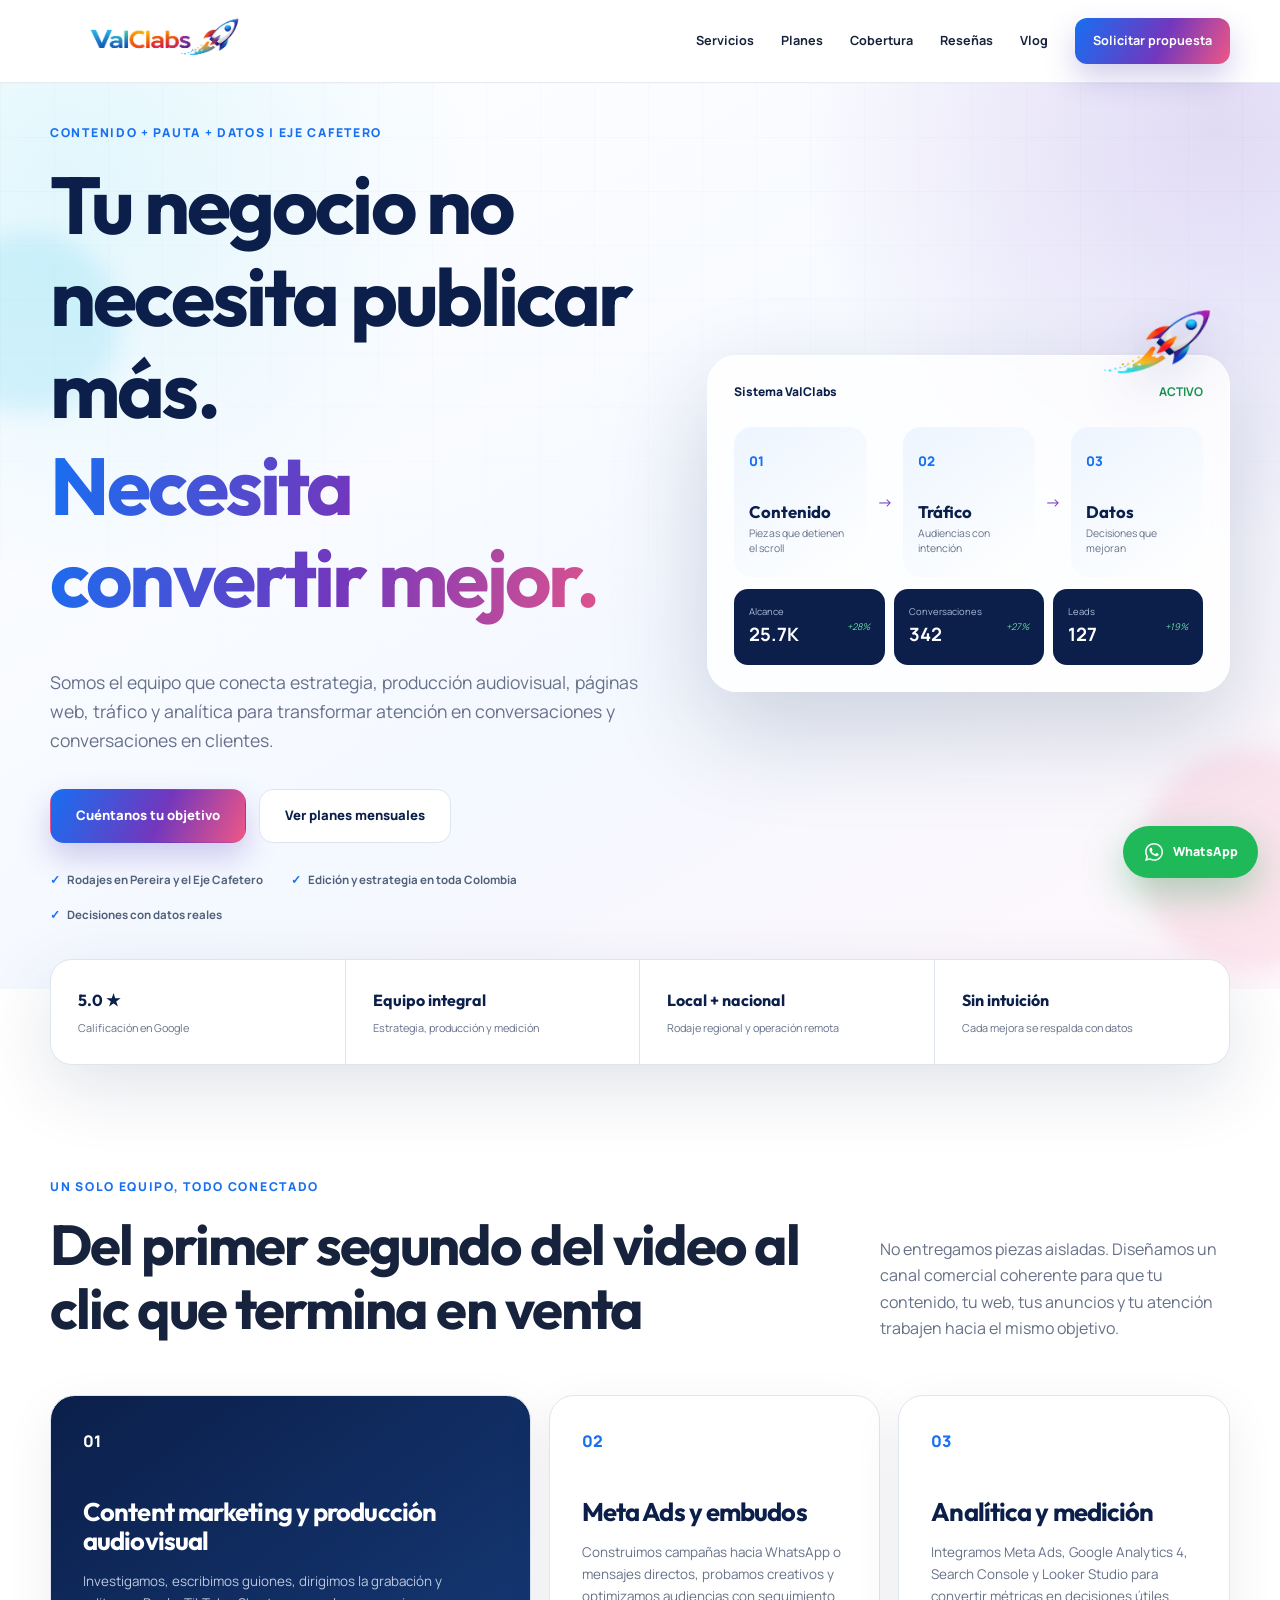
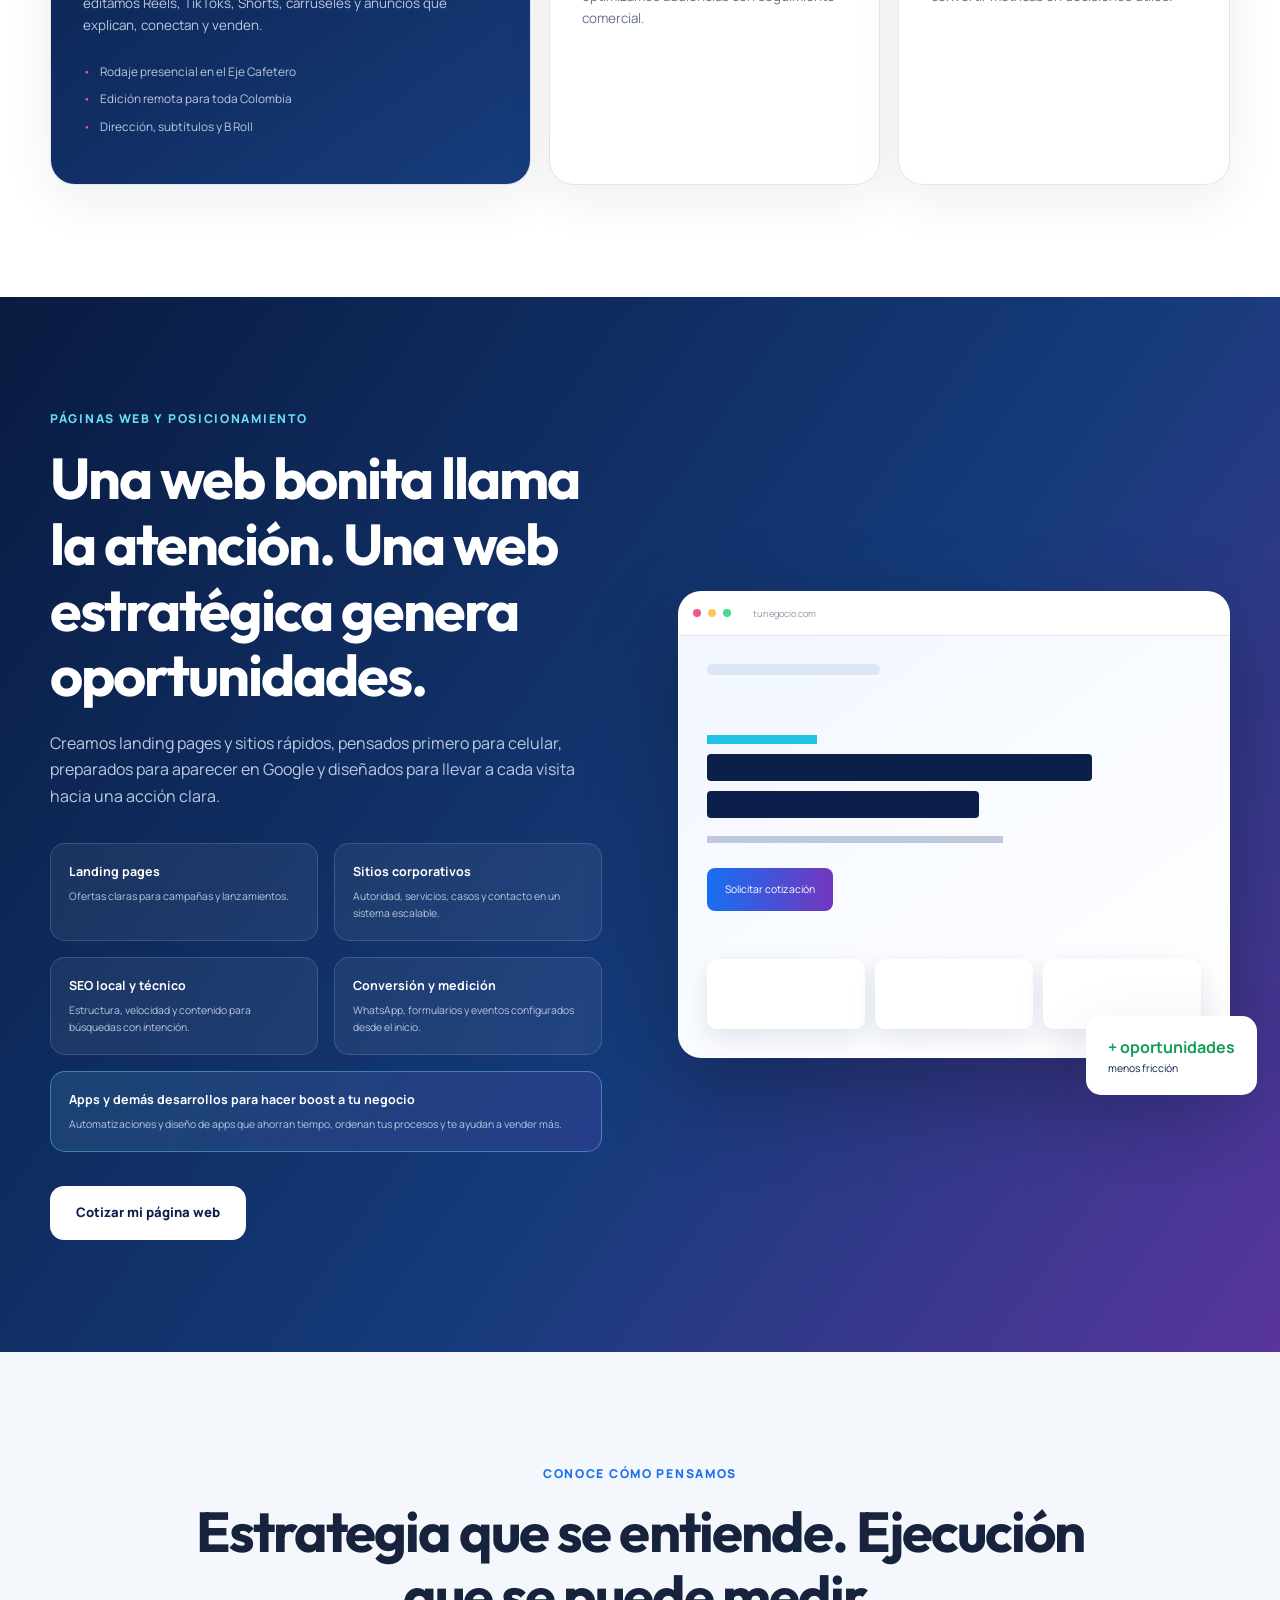
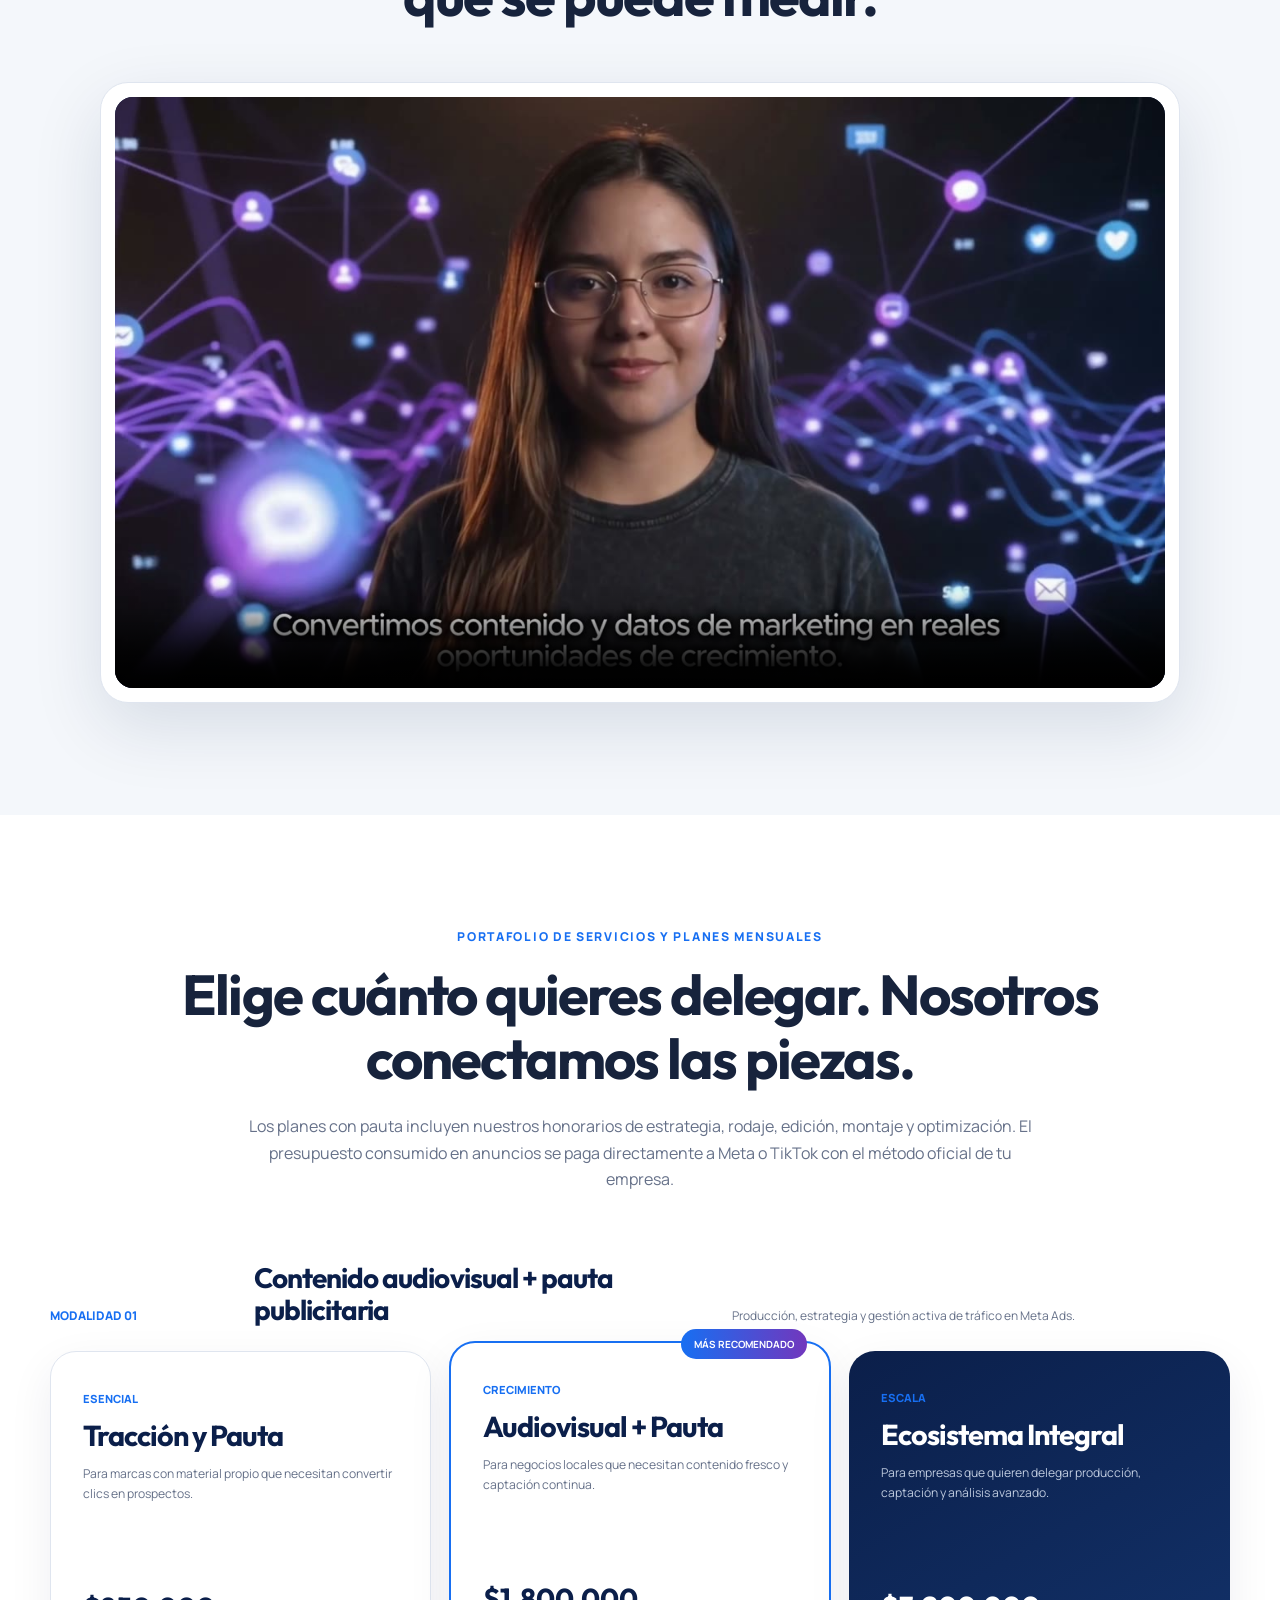
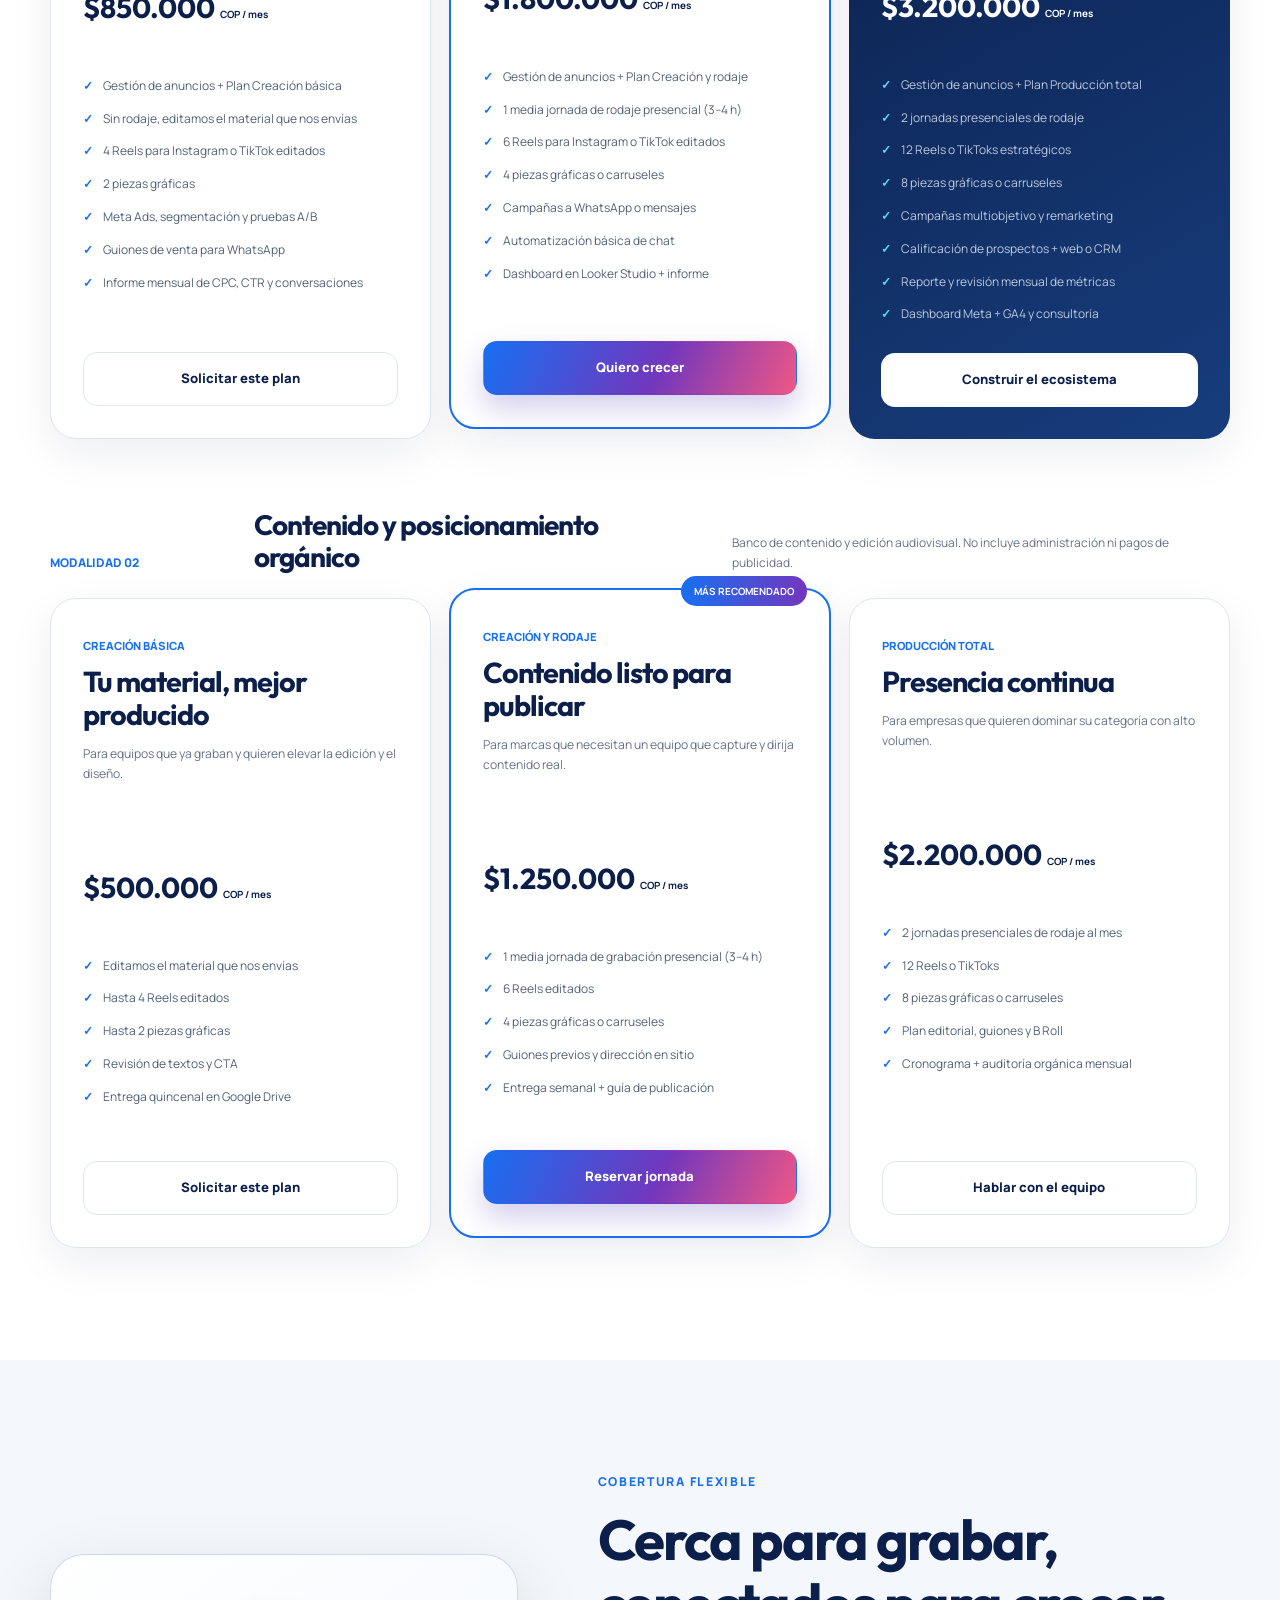
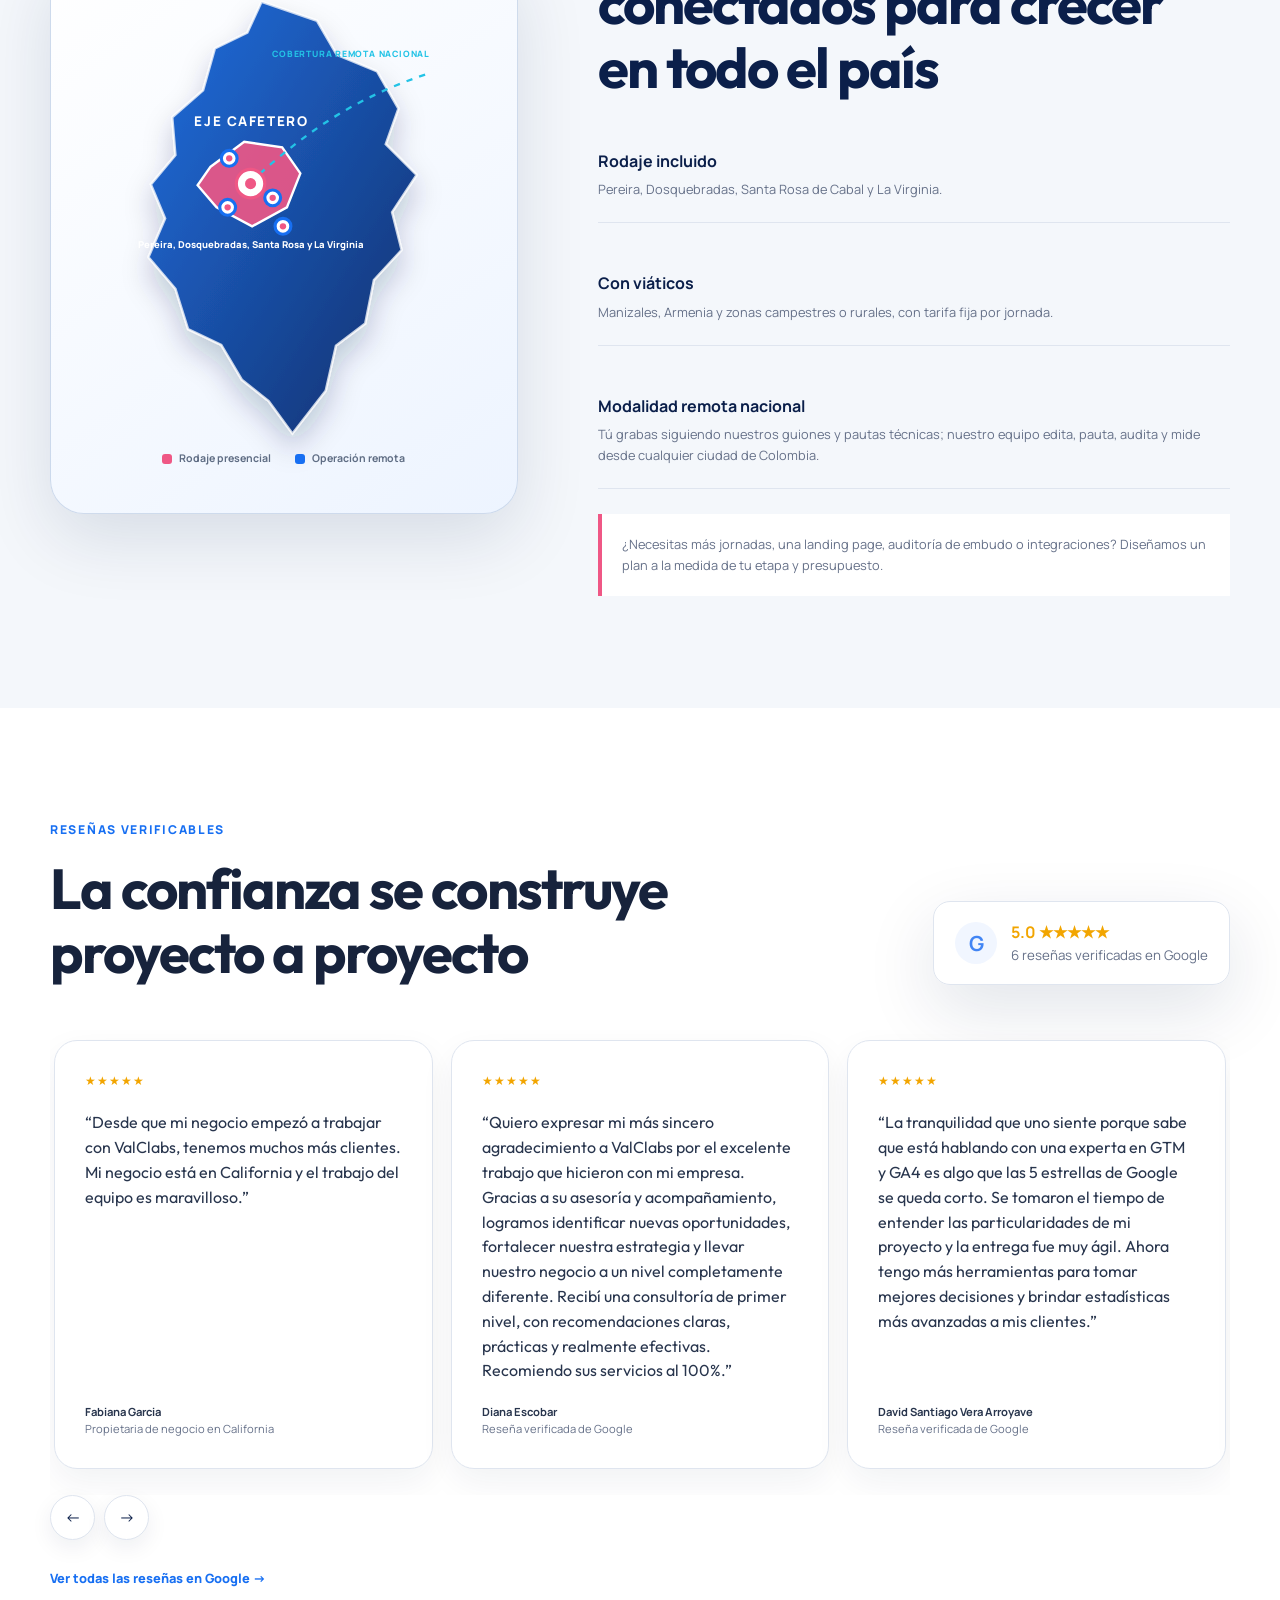
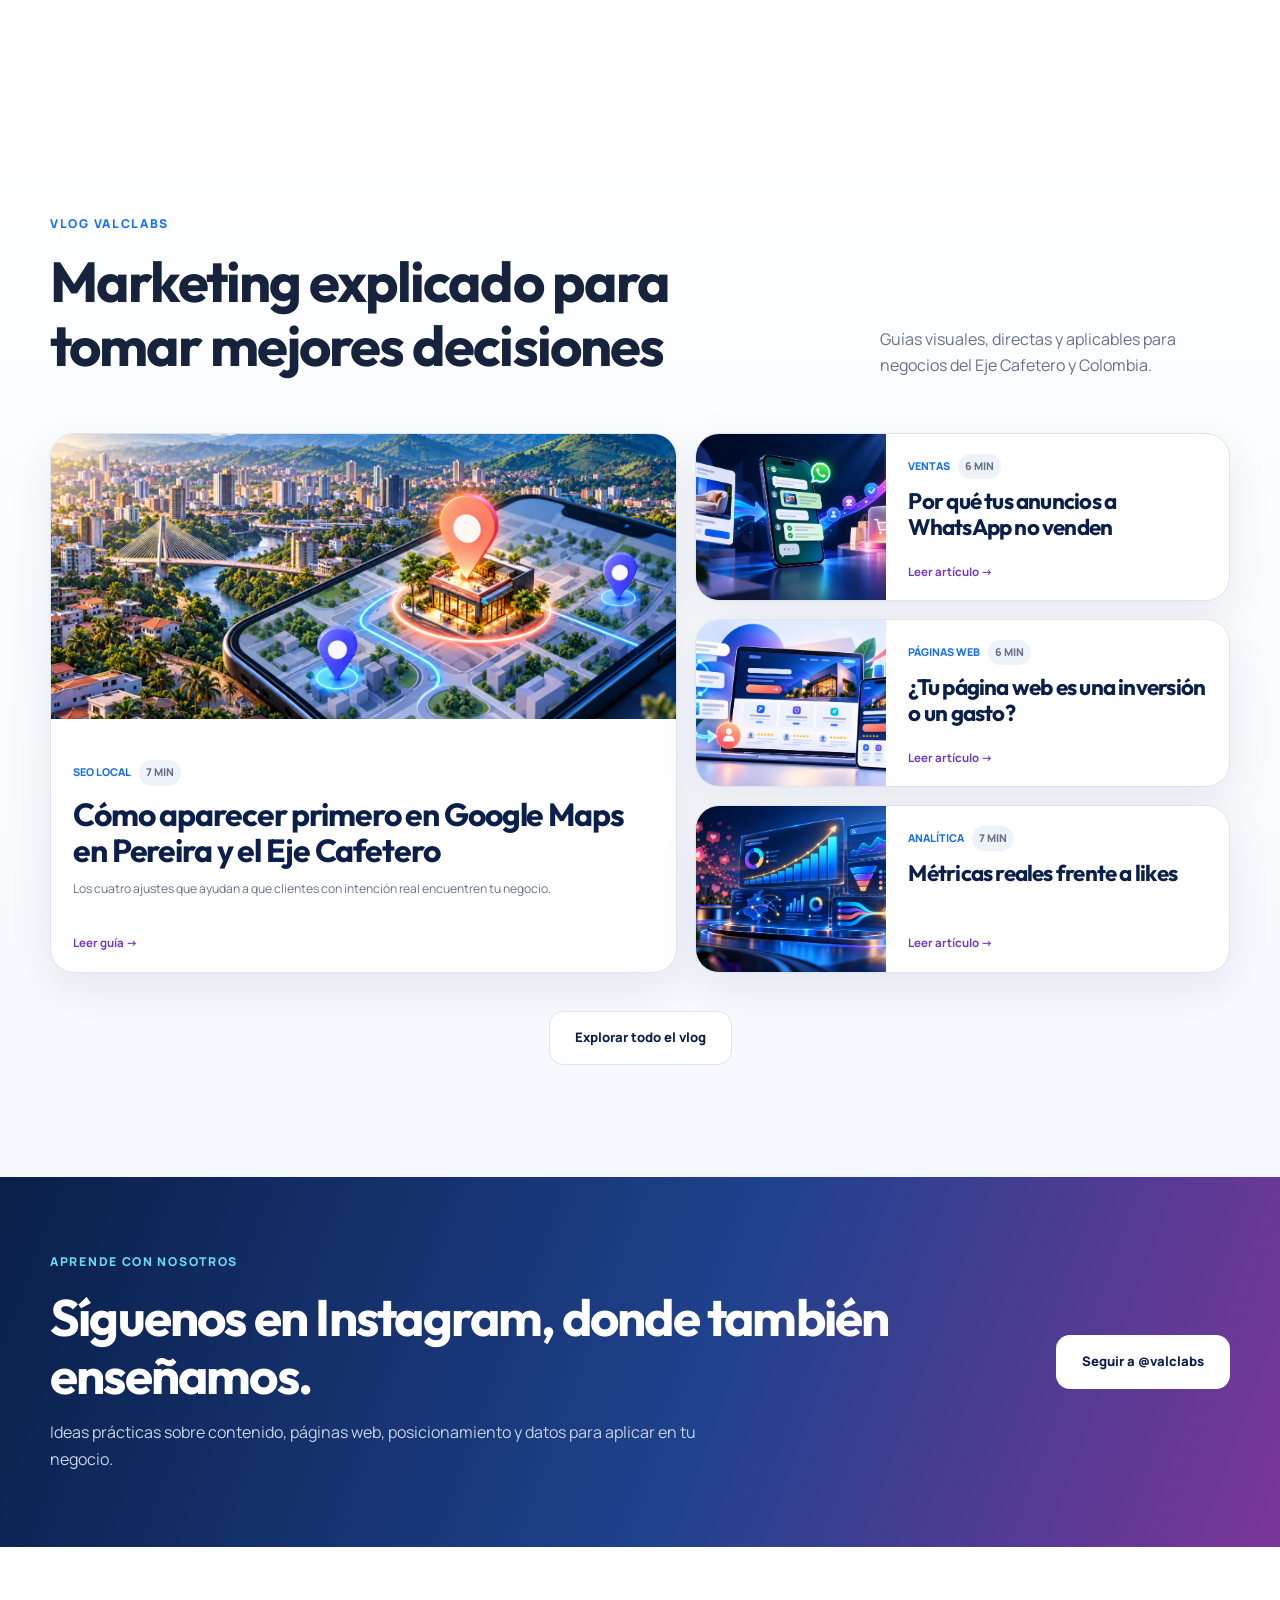
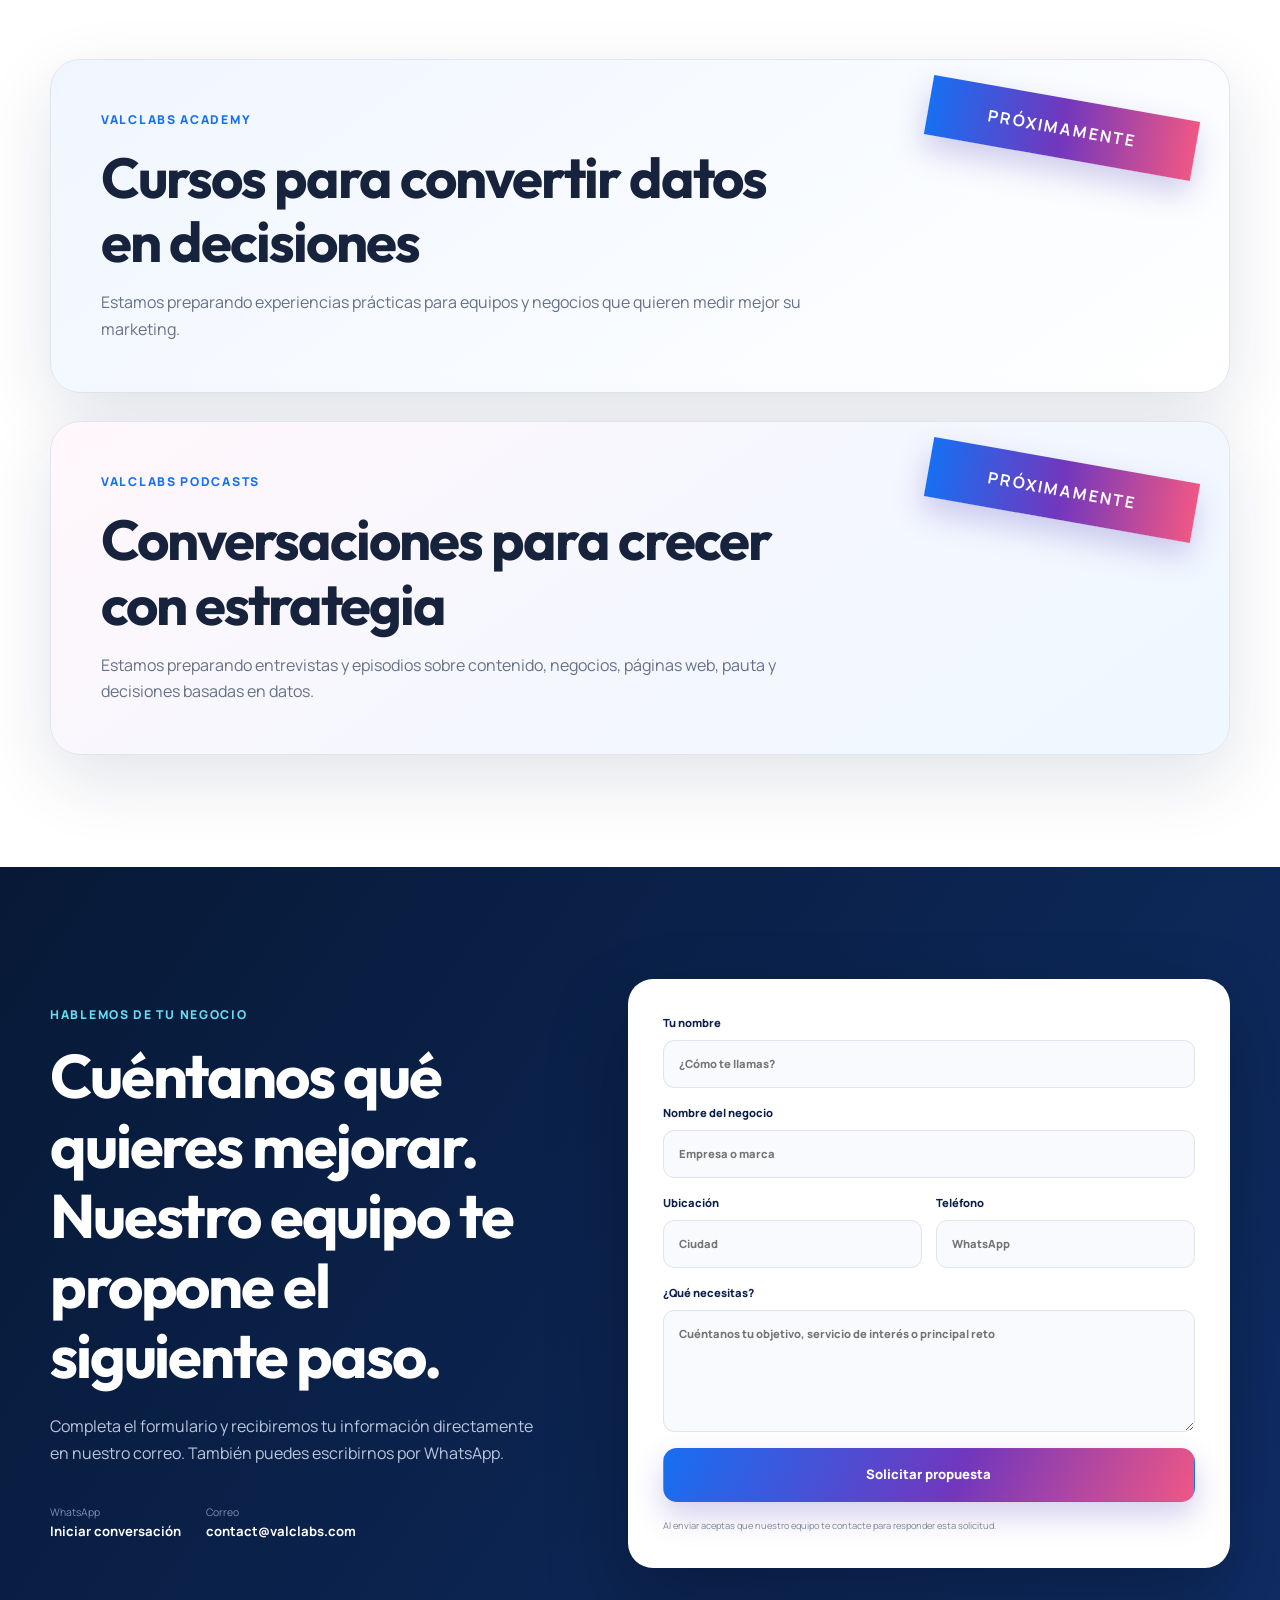
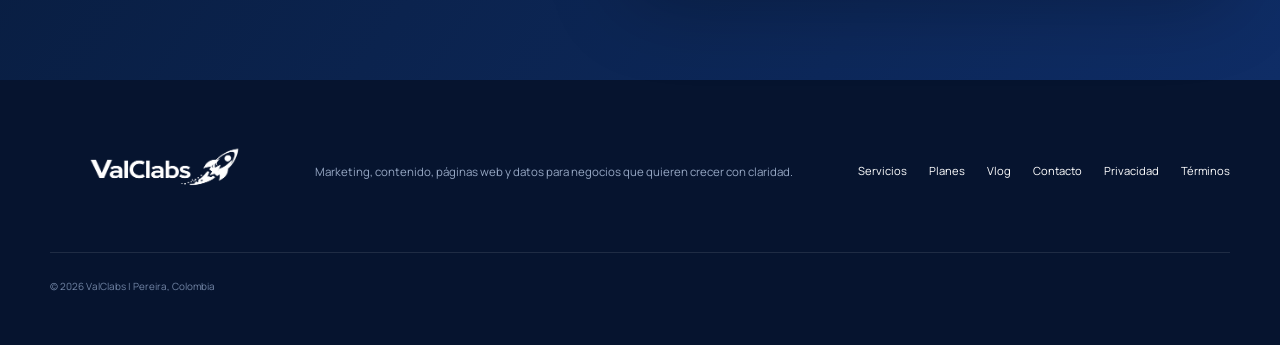
<file: es/index.html>
<!doctype html><html lang="es-CO"><head><meta charset="utf-8"><meta name="robots" content="noindex"><link rel="canonical" href="https://www.valclabs.com/"><meta http-equiv="refresh" content="0; url=../"><title>ValClabs</title><script>location.replace('../'+location.hash)</script></head><body><p><a href="../">Ir al sitio principal de ValClabs</a></p></body></html>
</file>
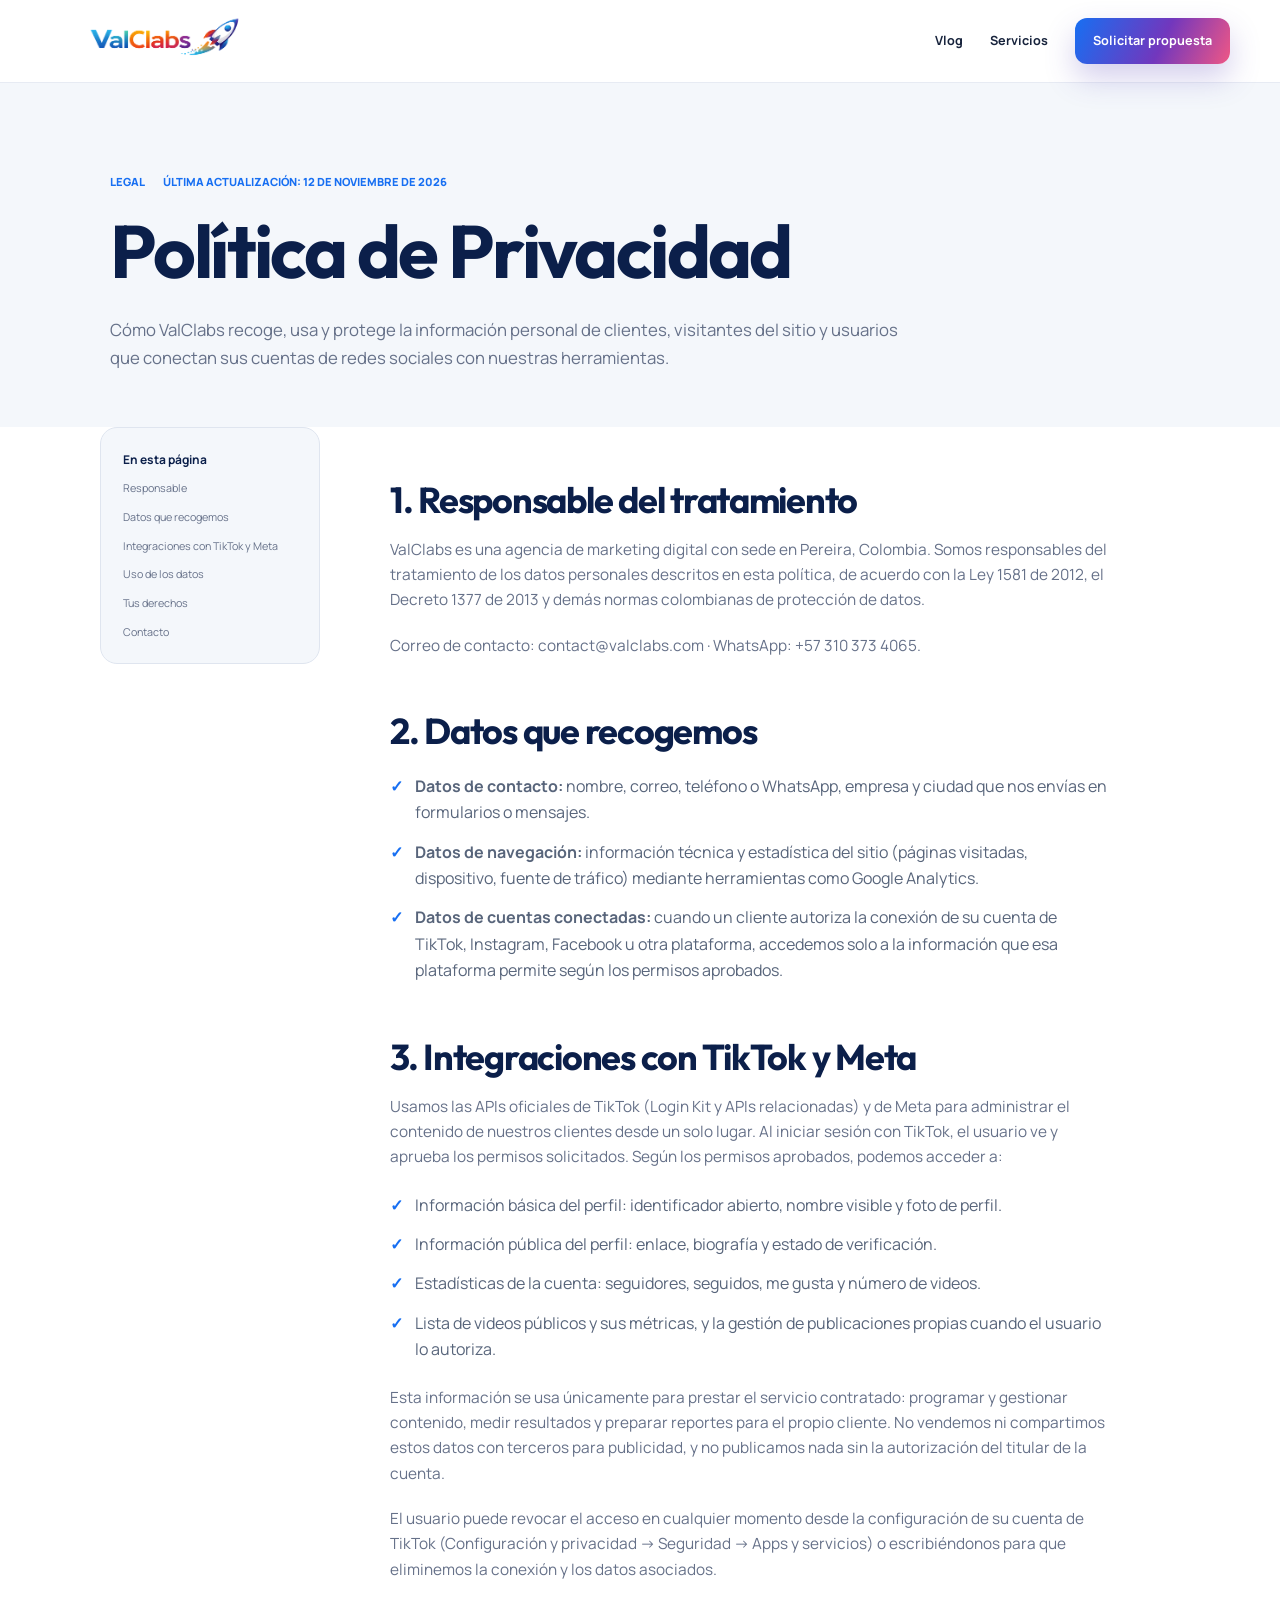
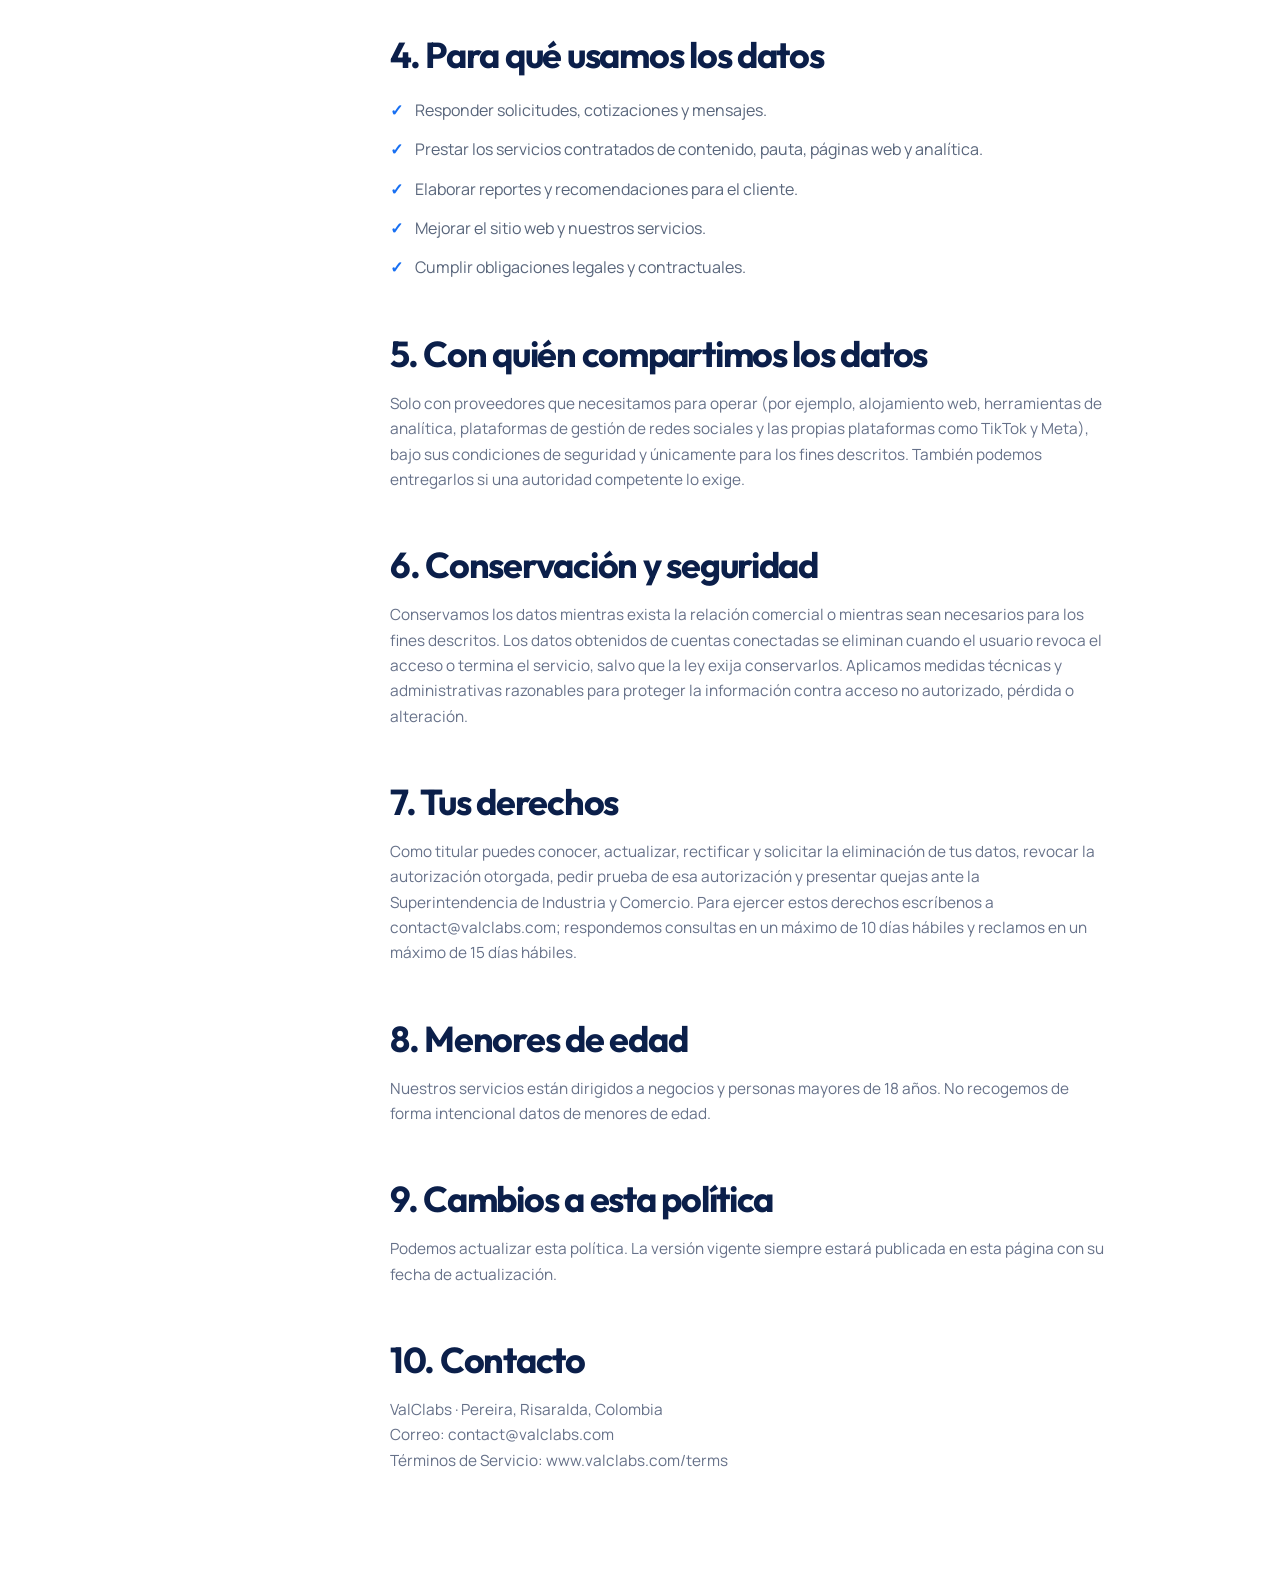
<file: privacy/index.html>
<!doctype html><html lang="es-CO"><head><meta charset="utf-8"><meta name="viewport" content="width=device-width,initial-scale=1"><title>Política de Privacidad | ValClabs</title><meta name="description" content="Política de privacidad y tratamiento de datos personales de ValClabs, incluido el uso de integraciones con TikTok y Meta."><link rel="canonical" href="https://www.valclabs.com/privacy/"><link rel="preconnect" href="https://fonts.googleapis.com"><link rel="preconnect" href="https://fonts.gstatic.com" crossorigin><link href="https://fonts.googleapis.com/css2?family=Manrope:wght@400;500;600;700;800&family=Outfit:wght@500;600;700;800&display=swap" rel="stylesheet"><link rel="stylesheet" href="../styles.css?v=20261124"></head><body class="article-page"><header class="site-header"><div class="container nav"><a class="brand" href="../"><img src="../assets/logo.webp" alt="ValClabs"></a><nav class="main-nav"><a href="../vlog/">Vlog</a><a href="../#servicios">Servicios</a><a class="nav-cta" href="../#contacto">Solicitar propuesta</a></nav></div></header><main><section class="article-hero"><div class="container"><div class="article-meta"><span>Legal</span><span>Última actualización: 12 de noviembre de 2026</span></div><h1>Política de Privacidad</h1><p class="article-lead">Cómo ValClabs recoge, usa y protege la información personal de clientes, visitantes del sitio y usuarios que conectan sus cuentas de redes sociales con nuestras herramientas.</p></div></section><div class="article-layout"><aside class="article-aside"><b>En esta página</b><a href="#responsable">Responsable</a><a href="#datos">Datos que recogemos</a><a href="#tiktok">Integraciones con TikTok y Meta</a><a href="#uso">Uso de los datos</a><a href="#derechos">Tus derechos</a><a href="#contacto-legal">Contacto</a></aside><article class="article-body">
<h2 id="responsable">1. Responsable del tratamiento</h2><p>ValClabs es una agencia de marketing digital con sede en Pereira, Colombia. Somos responsables del tratamiento de los datos personales descritos en esta política, de acuerdo con la Ley 1581 de 2012, el Decreto 1377 de 2013 y demás normas colombianas de protección de datos.</p><p>Correo de contacto: <a href="mailto:contact@valclabs.com">contact@valclabs.com</a> · WhatsApp: +57 310 373 4065.</p>
<h2 id="datos">2. Datos que recogemos</h2><ul><li><b>Datos de contacto:</b> nombre, correo, teléfono o WhatsApp, empresa y ciudad que nos envías en formularios o mensajes.</li><li><b>Datos de navegación:</b> información técnica y estadística del sitio (páginas visitadas, dispositivo, fuente de tráfico) mediante herramientas como Google Analytics.</li><li><b>Datos de cuentas conectadas:</b> cuando un cliente autoriza la conexión de su cuenta de TikTok, Instagram, Facebook u otra plataforma, accedemos solo a la información que esa plataforma permite según los permisos aprobados.</li></ul>
<h2 id="tiktok">3. Integraciones con TikTok y Meta</h2><p>Usamos las APIs oficiales de TikTok (Login Kit y APIs relacionadas) y de Meta para administrar el contenido de nuestros clientes desde un solo lugar. Al iniciar sesión con TikTok, el usuario ve y aprueba los permisos solicitados. Según los permisos aprobados, podemos acceder a:</p><ul><li>Información básica del perfil: identificador abierto, nombre visible y foto de perfil.</li><li>Información pública del perfil: enlace, biografía y estado de verificación.</li><li>Estadísticas de la cuenta: seguidores, seguidos, me gusta y número de videos.</li><li>Lista de videos públicos y sus métricas, y la gestión de publicaciones propias cuando el usuario lo autoriza.</li></ul><p>Esta información se usa únicamente para prestar el servicio contratado: programar y gestionar contenido, medir resultados y preparar reportes para el propio cliente. No vendemos ni compartimos estos datos con terceros para publicidad, y no publicamos nada sin la autorización del titular de la cuenta.</p><p>El usuario puede revocar el acceso en cualquier momento desde la configuración de su cuenta de TikTok (Configuración y privacidad → Seguridad → Apps y servicios) o escribiéndonos para que eliminemos la conexión y los datos asociados.</p>
<h2 id="uso">4. Para qué usamos los datos</h2><ul><li>Responder solicitudes, cotizaciones y mensajes.</li><li>Prestar los servicios contratados de contenido, pauta, páginas web y analítica.</li><li>Elaborar reportes y recomendaciones para el cliente.</li><li>Mejorar el sitio web y nuestros servicios.</li><li>Cumplir obligaciones legales y contractuales.</li></ul>
<h2>5. Con quién compartimos los datos</h2><p>Solo con proveedores que necesitamos para operar (por ejemplo, alojamiento web, herramientas de analítica, plataformas de gestión de redes sociales y las propias plataformas como TikTok y Meta), bajo sus condiciones de seguridad y únicamente para los fines descritos. También podemos entregarlos si una autoridad competente lo exige.</p>
<h2>6. Conservación y seguridad</h2><p>Conservamos los datos mientras exista la relación comercial o mientras sean necesarios para los fines descritos. Los datos obtenidos de cuentas conectadas se eliminan cuando el usuario revoca el acceso o termina el servicio, salvo que la ley exija conservarlos. Aplicamos medidas técnicas y administrativas razonables para proteger la información contra acceso no autorizado, pérdida o alteración.</p>
<h2 id="derechos">7. Tus derechos</h2><p>Como titular puedes conocer, actualizar, rectificar y solicitar la eliminación de tus datos, revocar la autorización otorgada, pedir prueba de esa autorización y presentar quejas ante la Superintendencia de Industria y Comercio. Para ejercer estos derechos escríbenos a <a href="mailto:contact@valclabs.com">contact@valclabs.com</a>; respondemos consultas en un máximo de 10 días hábiles y reclamos en un máximo de 15 días hábiles.</p>
<h2>8. Menores de edad</h2><p>Nuestros servicios están dirigidos a negocios y personas mayores de 18 años. No recogemos de forma intencional datos de menores de edad.</p>
<h2>9. Cambios a esta política</h2><p>Podemos actualizar esta política. La versión vigente siempre estará publicada en esta página con su fecha de actualización.</p>
<h2 id="contacto-legal">10. Contacto</h2><p>ValClabs · Pereira, Risaralda, Colombia<br>Correo: <a href="mailto:contact@valclabs.com">contact@valclabs.com</a><br>Términos de Servicio: <a href="../terms/">www.valclabs.com/terms</a></p>
</article></div></main><script src="../script.js" defer></script></body></html>
</file>
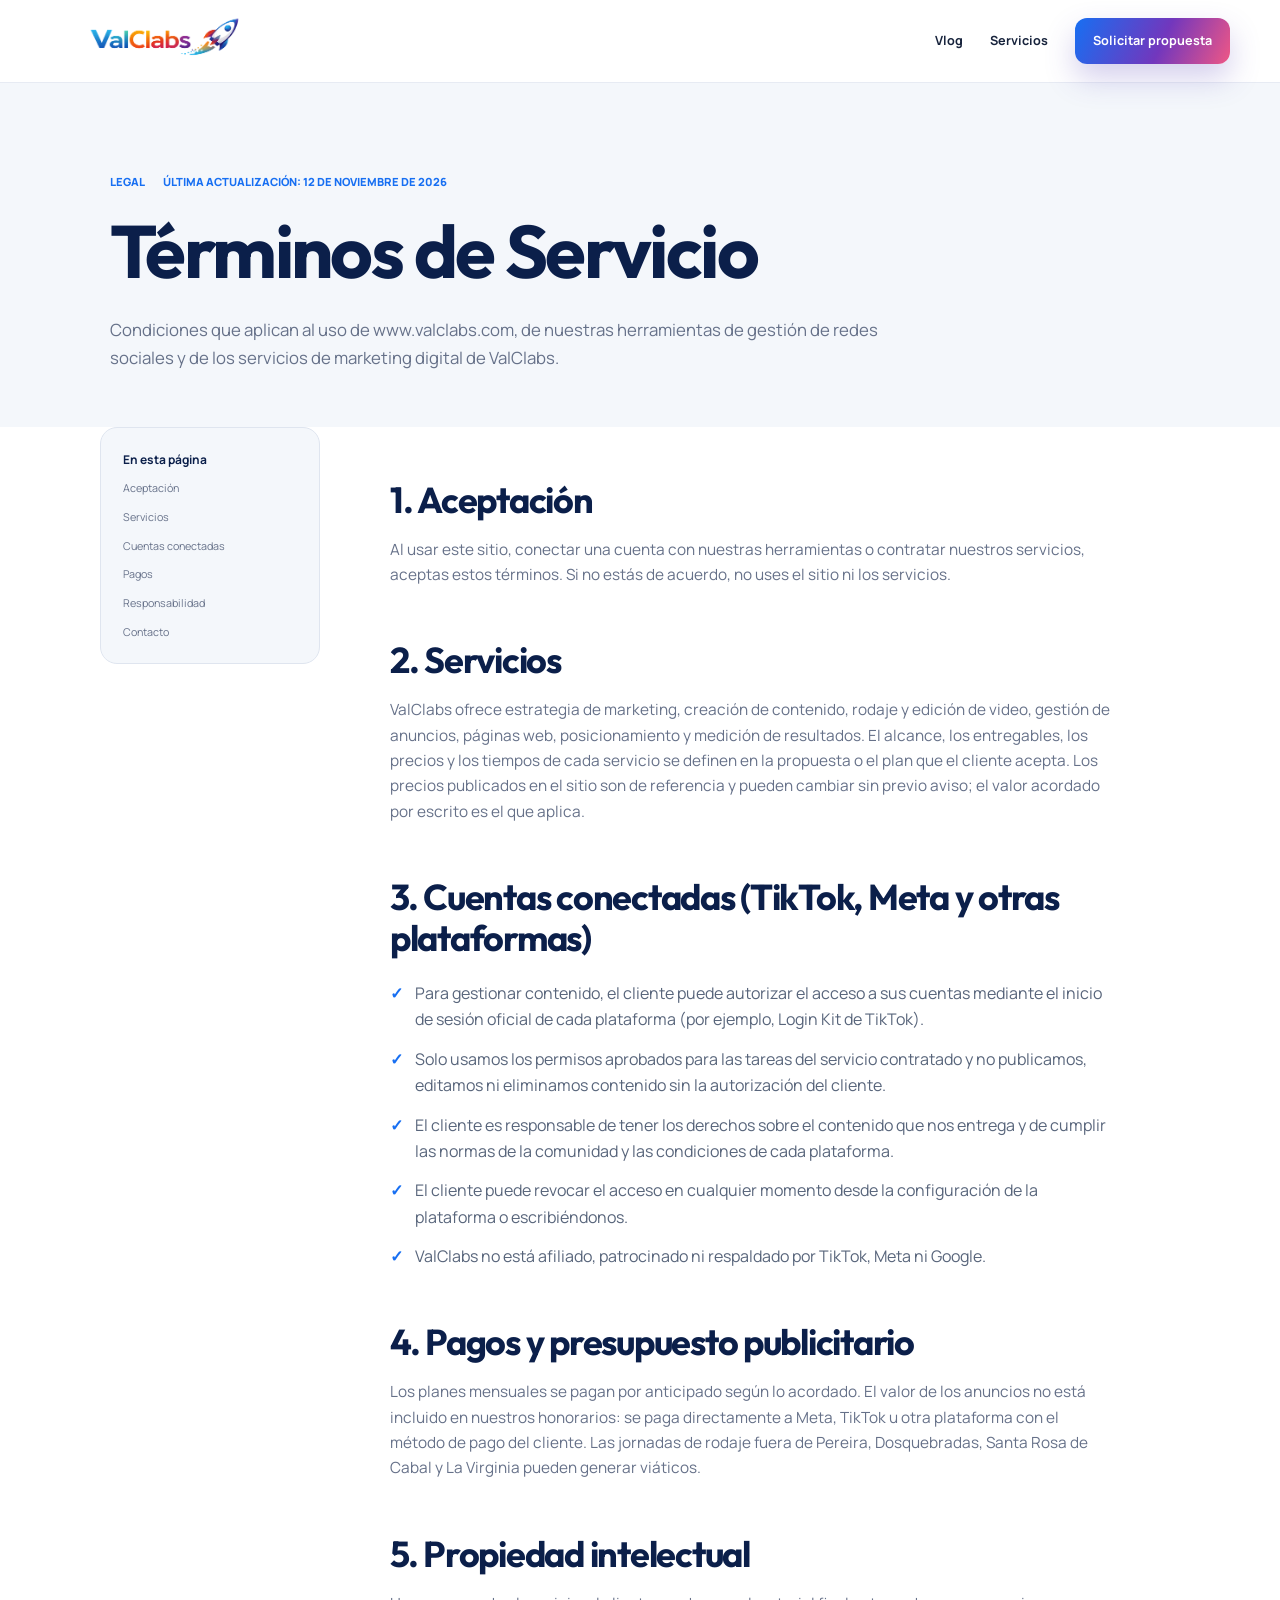
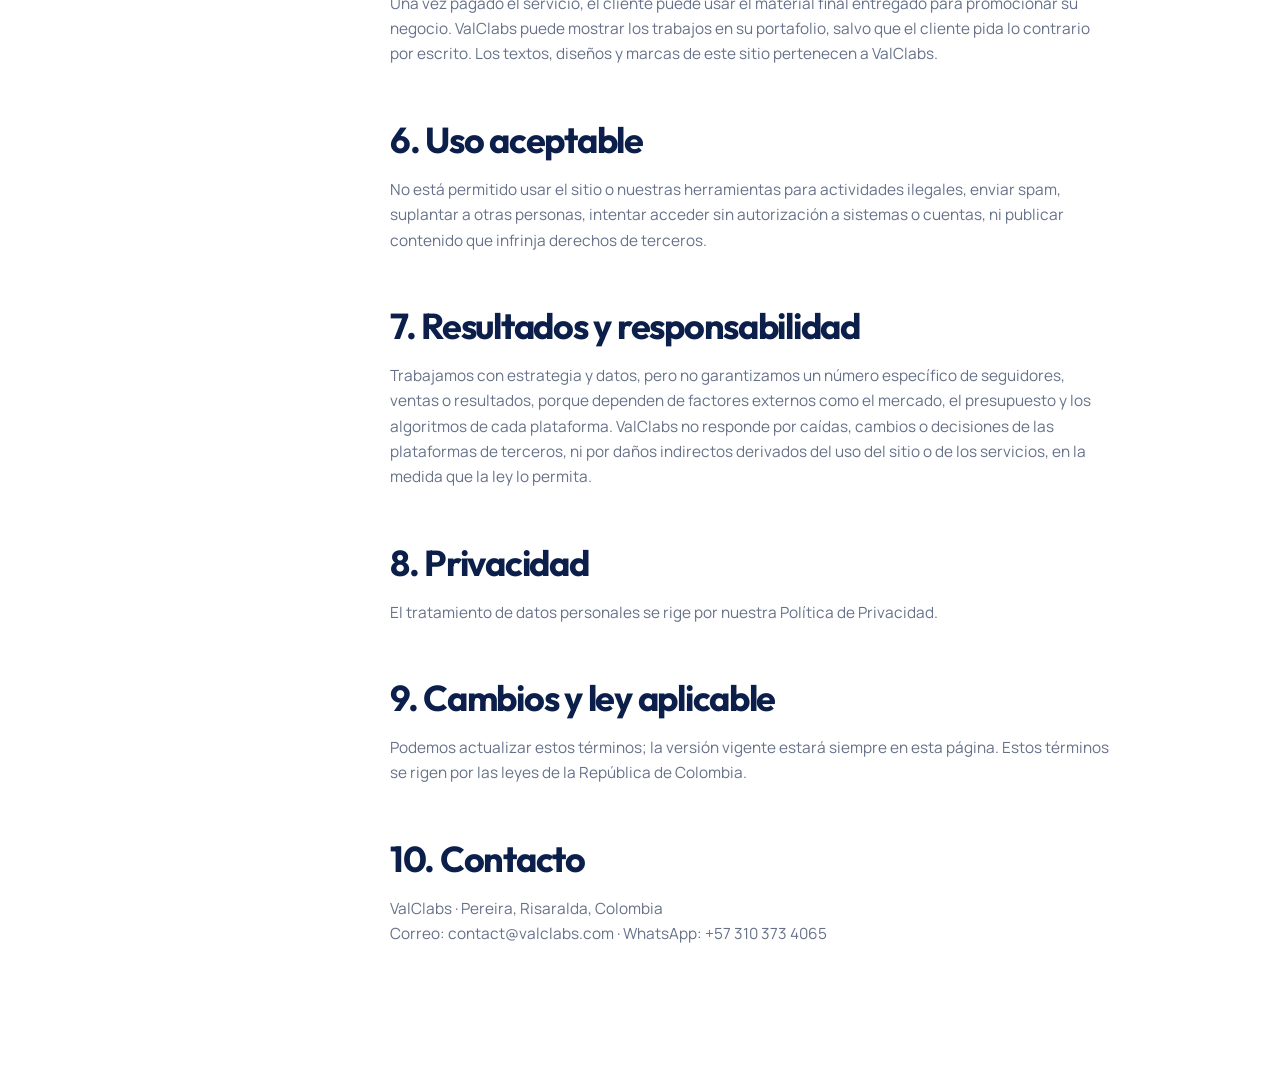
<file: terms/index.html>
<!doctype html><html lang="es-CO"><head><meta charset="utf-8"><meta name="viewport" content="width=device-width,initial-scale=1"><title>Términos de Servicio | ValClabs</title><meta name="description" content="Términos y condiciones de uso del sitio y de los servicios de marketing digital de ValClabs."><link rel="canonical" href="https://www.valclabs.com/terms/"><link rel="preconnect" href="https://fonts.googleapis.com"><link rel="preconnect" href="https://fonts.gstatic.com" crossorigin><link href="https://fonts.googleapis.com/css2?family=Manrope:wght@400;500;600;700;800&family=Outfit:wght@500;600;700;800&display=swap" rel="stylesheet"><link rel="stylesheet" href="../styles.css?v=20261124"></head><body class="article-page"><header class="site-header"><div class="container nav"><a class="brand" href="../"><img src="../assets/logo.webp" alt="ValClabs"></a><nav class="main-nav"><a href="../vlog/">Vlog</a><a href="../#servicios">Servicios</a><a class="nav-cta" href="../#contacto">Solicitar propuesta</a></nav></div></header><main><section class="article-hero"><div class="container"><div class="article-meta"><span>Legal</span><span>Última actualización: 12 de noviembre de 2026</span></div><h1>Términos de Servicio</h1><p class="article-lead">Condiciones que aplican al uso de www.valclabs.com, de nuestras herramientas de gestión de redes sociales y de los servicios de marketing digital de ValClabs.</p></div></section><div class="article-layout"><aside class="article-aside"><b>En esta página</b><a href="#aceptacion">Aceptación</a><a href="#servicios">Servicios</a><a href="#cuentas">Cuentas conectadas</a><a href="#pagos">Pagos</a><a href="#responsabilidad">Responsabilidad</a><a href="#contacto-legal">Contacto</a></aside><article class="article-body">
<h2 id="aceptacion">1. Aceptación</h2><p>Al usar este sitio, conectar una cuenta con nuestras herramientas o contratar nuestros servicios, aceptas estos términos. Si no estás de acuerdo, no uses el sitio ni los servicios.</p>
<h2 id="servicios">2. Servicios</h2><p>ValClabs ofrece estrategia de marketing, creación de contenido, rodaje y edición de video, gestión de anuncios, páginas web, posicionamiento y medición de resultados. El alcance, los entregables, los precios y los tiempos de cada servicio se definen en la propuesta o el plan que el cliente acepta. Los precios publicados en el sitio son de referencia y pueden cambiar sin previo aviso; el valor acordado por escrito es el que aplica.</p>
<h2 id="cuentas">3. Cuentas conectadas (TikTok, Meta y otras plataformas)</h2><ul><li>Para gestionar contenido, el cliente puede autorizar el acceso a sus cuentas mediante el inicio de sesión oficial de cada plataforma (por ejemplo, Login Kit de TikTok).</li><li>Solo usamos los permisos aprobados para las tareas del servicio contratado y no publicamos, editamos ni eliminamos contenido sin la autorización del cliente.</li><li>El cliente es responsable de tener los derechos sobre el contenido que nos entrega y de cumplir las normas de la comunidad y las condiciones de cada plataforma.</li><li>El cliente puede revocar el acceso en cualquier momento desde la configuración de la plataforma o escribiéndonos.</li><li>ValClabs no está afiliado, patrocinado ni respaldado por TikTok, Meta ni Google.</li></ul>
<h2 id="pagos">4. Pagos y presupuesto publicitario</h2><p>Los planes mensuales se pagan por anticipado según lo acordado. El valor de los anuncios no está incluido en nuestros honorarios: se paga directamente a Meta, TikTok u otra plataforma con el método de pago del cliente. Las jornadas de rodaje fuera de Pereira, Dosquebradas, Santa Rosa de Cabal y La Virginia pueden generar viáticos.</p>
<h2>5. Propiedad intelectual</h2><p>Una vez pagado el servicio, el cliente puede usar el material final entregado para promocionar su negocio. ValClabs puede mostrar los trabajos en su portafolio, salvo que el cliente pida lo contrario por escrito. Los textos, diseños y marcas de este sitio pertenecen a ValClabs.</p>
<h2>6. Uso aceptable</h2><p>No está permitido usar el sitio o nuestras herramientas para actividades ilegales, enviar spam, suplantar a otras personas, intentar acceder sin autorización a sistemas o cuentas, ni publicar contenido que infrinja derechos de terceros.</p>
<h2 id="responsabilidad">7. Resultados y responsabilidad</h2><p>Trabajamos con estrategia y datos, pero no garantizamos un número específico de seguidores, ventas o resultados, porque dependen de factores externos como el mercado, el presupuesto y los algoritmos de cada plataforma. ValClabs no responde por caídas, cambios o decisiones de las plataformas de terceros, ni por daños indirectos derivados del uso del sitio o de los servicios, en la medida que la ley lo permita.</p>
<h2>8. Privacidad</h2><p>El tratamiento de datos personales se rige por nuestra <a href="../privacy/">Política de Privacidad</a>.</p>
<h2>9. Cambios y ley aplicable</h2><p>Podemos actualizar estos términos; la versión vigente estará siempre en esta página. Estos términos se rigen por las leyes de la República de Colombia.</p>
<h2 id="contacto-legal">10. Contacto</h2><p>ValClabs · Pereira, Risaralda, Colombia<br>Correo: <a href="mailto:contact@valclabs.com">contact@valclabs.com</a> · WhatsApp: +57 310 373 4065</p>
</article></div></main><script src="../script.js" defer></script></body></html>
</file>
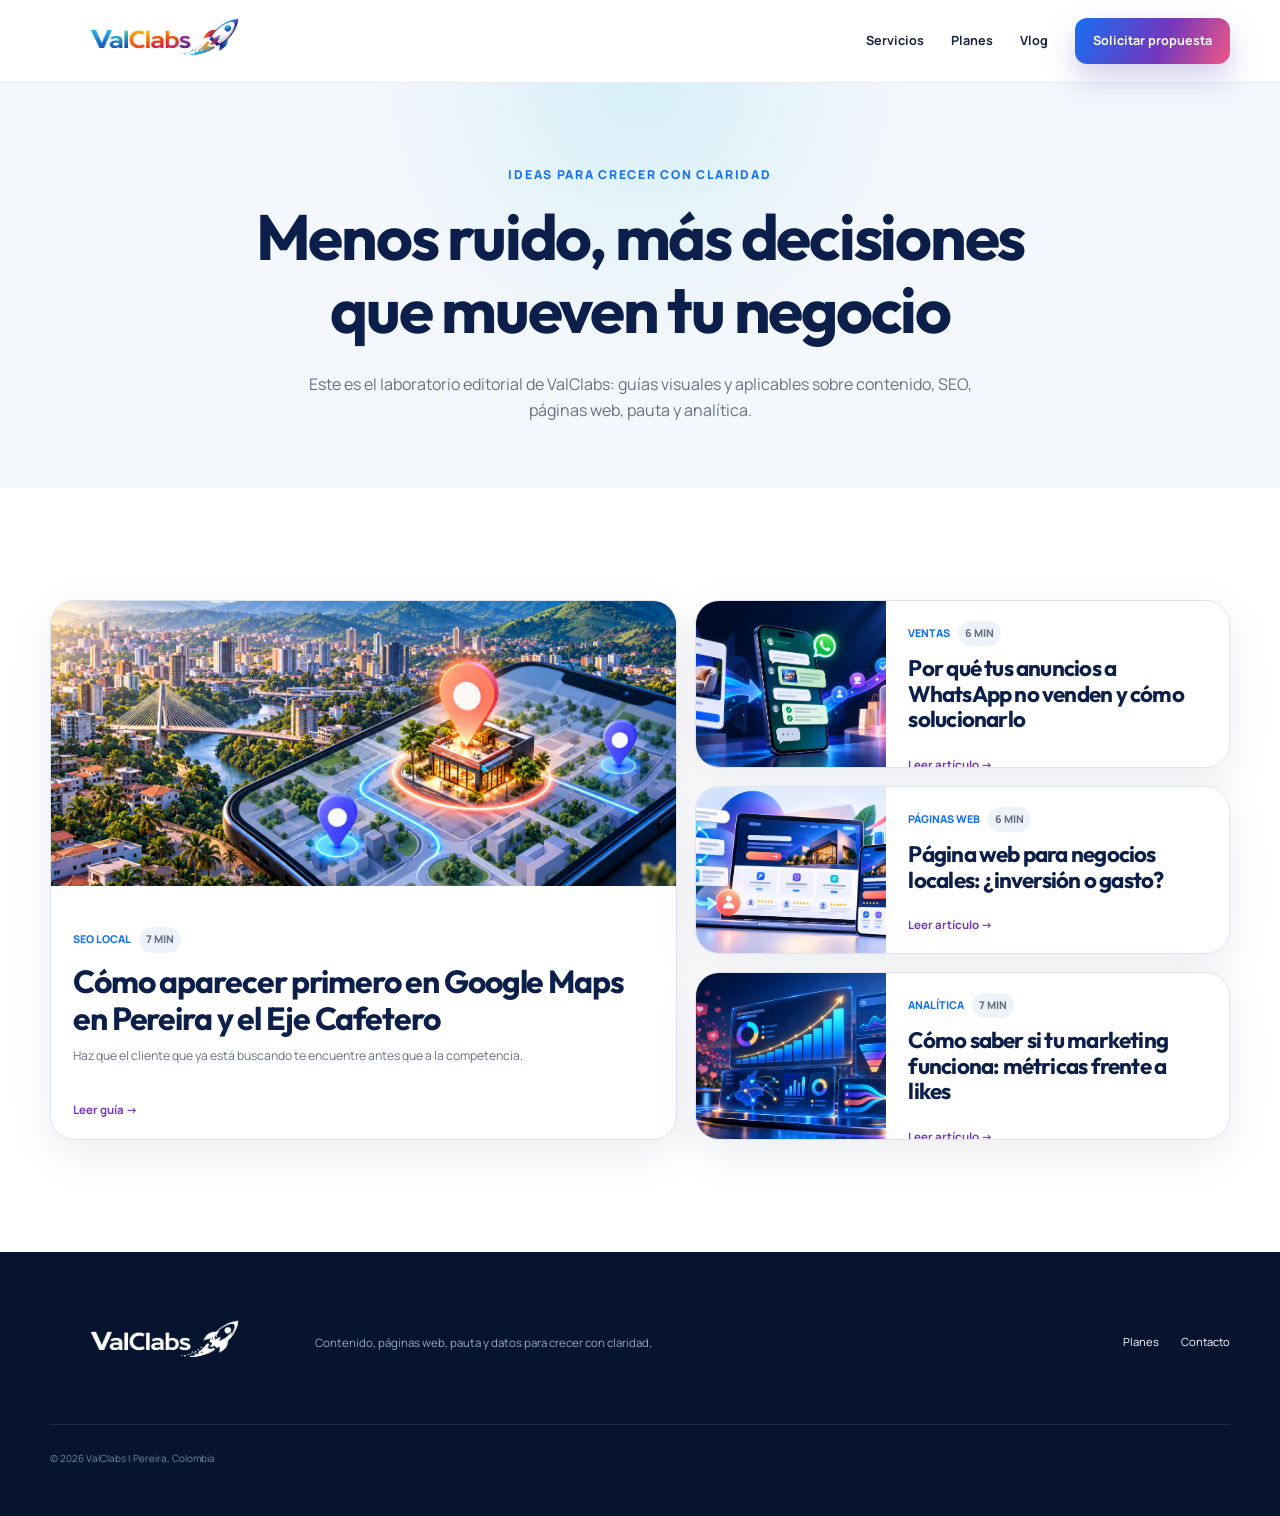
<file: vlog/index.html>
<!doctype html>
<html lang="es-CO">
  <head>
    <meta charset="utf-8" />
    <meta name="viewport" content="width=device-width,initial-scale=1" />
    <title>Vlog de marketing digital para negocios | ValClabs</title>
    <meta
      name="description"
      content="Guías de SEO local, páginas web, WhatsApp, publicidad y analítica para empresas de Pereira, el Eje Cafetero y Colombia."
    />
    <link rel="canonical" href="https://www.valclabs.com/vlog/" />
    <link rel="icon" type="image/png" href="../favicon.png" />
    <meta
      property="og:title"
      content="Vlog ValClabs: marketing explicado para negocios"
    />
    <meta
      property="og:description"
      content="Ideas prácticas para conseguir más visibilidad, conversaciones y clientes."
    />
    <meta property="og:type" content="website" />
    <meta
      property="og:image"
      content="https://www.valclabs.com/assets/vlog-seo-local-pereira.png"
    />
    <link rel="preconnect" href="https://fonts.googleapis.com" />
    <link rel="preconnect" href="https://fonts.gstatic.com" crossorigin />
    <link
      href="https://fonts.googleapis.com/css2?family=Manrope:wght@400;500;600;700;800&family=Outfit:wght@500;600;700;800&display=swap"
      rel="stylesheet"
    />
    <link rel="stylesheet" href="../styles.css?v=20261124" />
  </head>
  <body>
    <header class="site-header subpage-header">
      <div class="container nav">
        <a class="brand" href="../"
          ><img
            src="../assets/logo.webp"
            alt="ValClabs, agencia de marketing digital en Pereira"
            width="520"
            height="347" /></a
        ><button
          class="menu-toggle"
          aria-label="Abrir menú"
          aria-expanded="false"
        >
          <span></span><span></span><span></span>
        </button>
        <nav class="main-nav">
          <a href="../#servicios">Servicios</a><a href="../#planes">Planes</a
          ><a href="./">Vlog</a
          ><a class="nav-cta" href="../#contacto">Solicitar propuesta</a>
        </nav>
      </div>
    </header>
    <main>
      <section class="vlog-hero">
        <div class="container">
          <span class="eyebrow">Ideas para crecer con claridad</span>
          <h1>Menos ruido, más decisiones que mueven tu negocio</h1>
          <p>
            Este es el laboratorio editorial de ValClabs: guías visuales y
            aplicables sobre contenido, SEO, páginas web, pauta y analítica.
          </p>
        </div>
      </section>
      <section class="section">
        <div class="container">
          <div class="article-grid">
            <a
              class="article-card featured"
              href="como-aparecer-primero-google-maps-pereira/"
              ><img
                src="../assets/vlog-seo-local-pereira.png"
                alt="SEO local para aparecer primero en Google Maps en Pereira"
              />
              <div>
                <span>SEO local <i>7 min</i></span>
                <h3>
                  Cómo aparecer primero en Google Maps en Pereira y el Eje
                  Cafetero
                </h3>
                <p>
                  Haz que el cliente que ya está buscando te encuentre antes que
                  a la competencia.
                </p>
                <b>Leer guía →</b>
              </div></a
            >
            <a class="article-card" href="anuncios-whatsapp-no-venden-colombia/"
              ><img
                src="../assets/vlog-whatsapp-ventas.png"
                alt="Anuncios de Meta Ads y ventas por WhatsApp Business en Colombia"
              />
              <div>
                <span>Ventas <i>6 min</i></span>
                <h3>
                  Por qué tus anuncios a WhatsApp no venden y cómo solucionarlo
                </h3>
                <b>Leer artículo →</b>
              </div></a
            >
            <a
              class="article-card"
              href="pagina-web-negocios-locales-inversion/"
              ><img
                src="../assets/vlog-pagina-web-negocios.png"
                alt="Diseño de páginas web para negocios locales del Eje Cafetero"
              />
              <div>
                <span>Páginas web <i>6 min</i></span>
                <h3>Página web para negocios locales: ¿inversión o gasto?</h3>
                <b>Leer artículo →</b>
              </div></a
            >
            <a class="article-card" href="como-medir-marketing-digital/"
              ><img
                src="../assets/vlog-analitica-marketing.png"
                alt="Analítica de marketing digital con Google Analytics 4"
              />
              <div>
                <span>Analítica <i>7 min</i></span>
                <h3>
                  Cómo saber si tu marketing funciona: métricas frente a likes
                </h3>
                <b>Leer artículo →</b>
              </div></a
            >
          </div>
        </div>
      </section>
    </main>
    <footer>
      <div class="container footer-grid">
        <a class="brand footer-brand" href="../"
          ><img src="../assets/logo.webp" alt="ValClabs, agencia de marketing digital en Pereira"
        /></a>
        <p>Contenido, páginas web, pauta y datos para crecer con claridad.</p>
        <nav>
          <a href="../#planes">Planes</a><a href="../#contacto">Contacto</a>
        </nav>
        <span>© 2026 ValClabs | Pereira, Colombia</span>
      </div>
    </footer>
    <script src="../script.js" defer></script>
  </body>
</html>
</file>
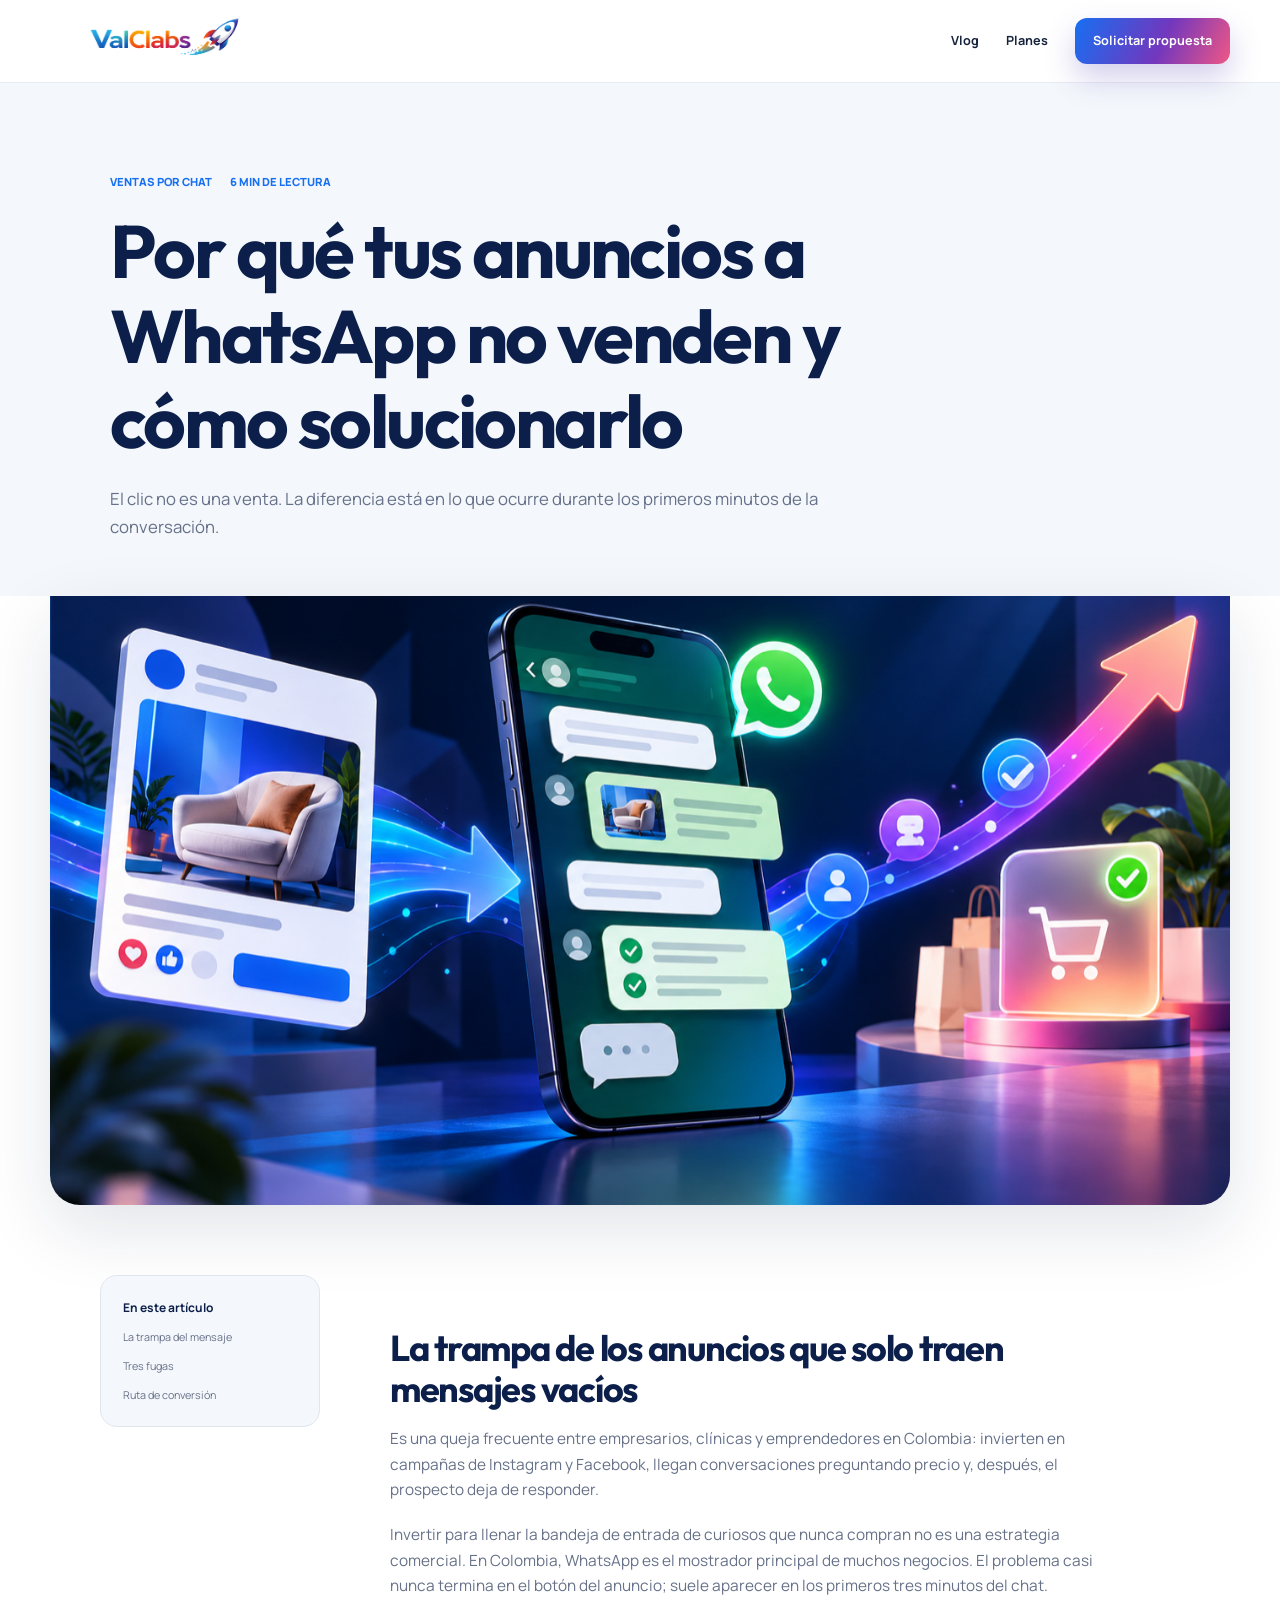
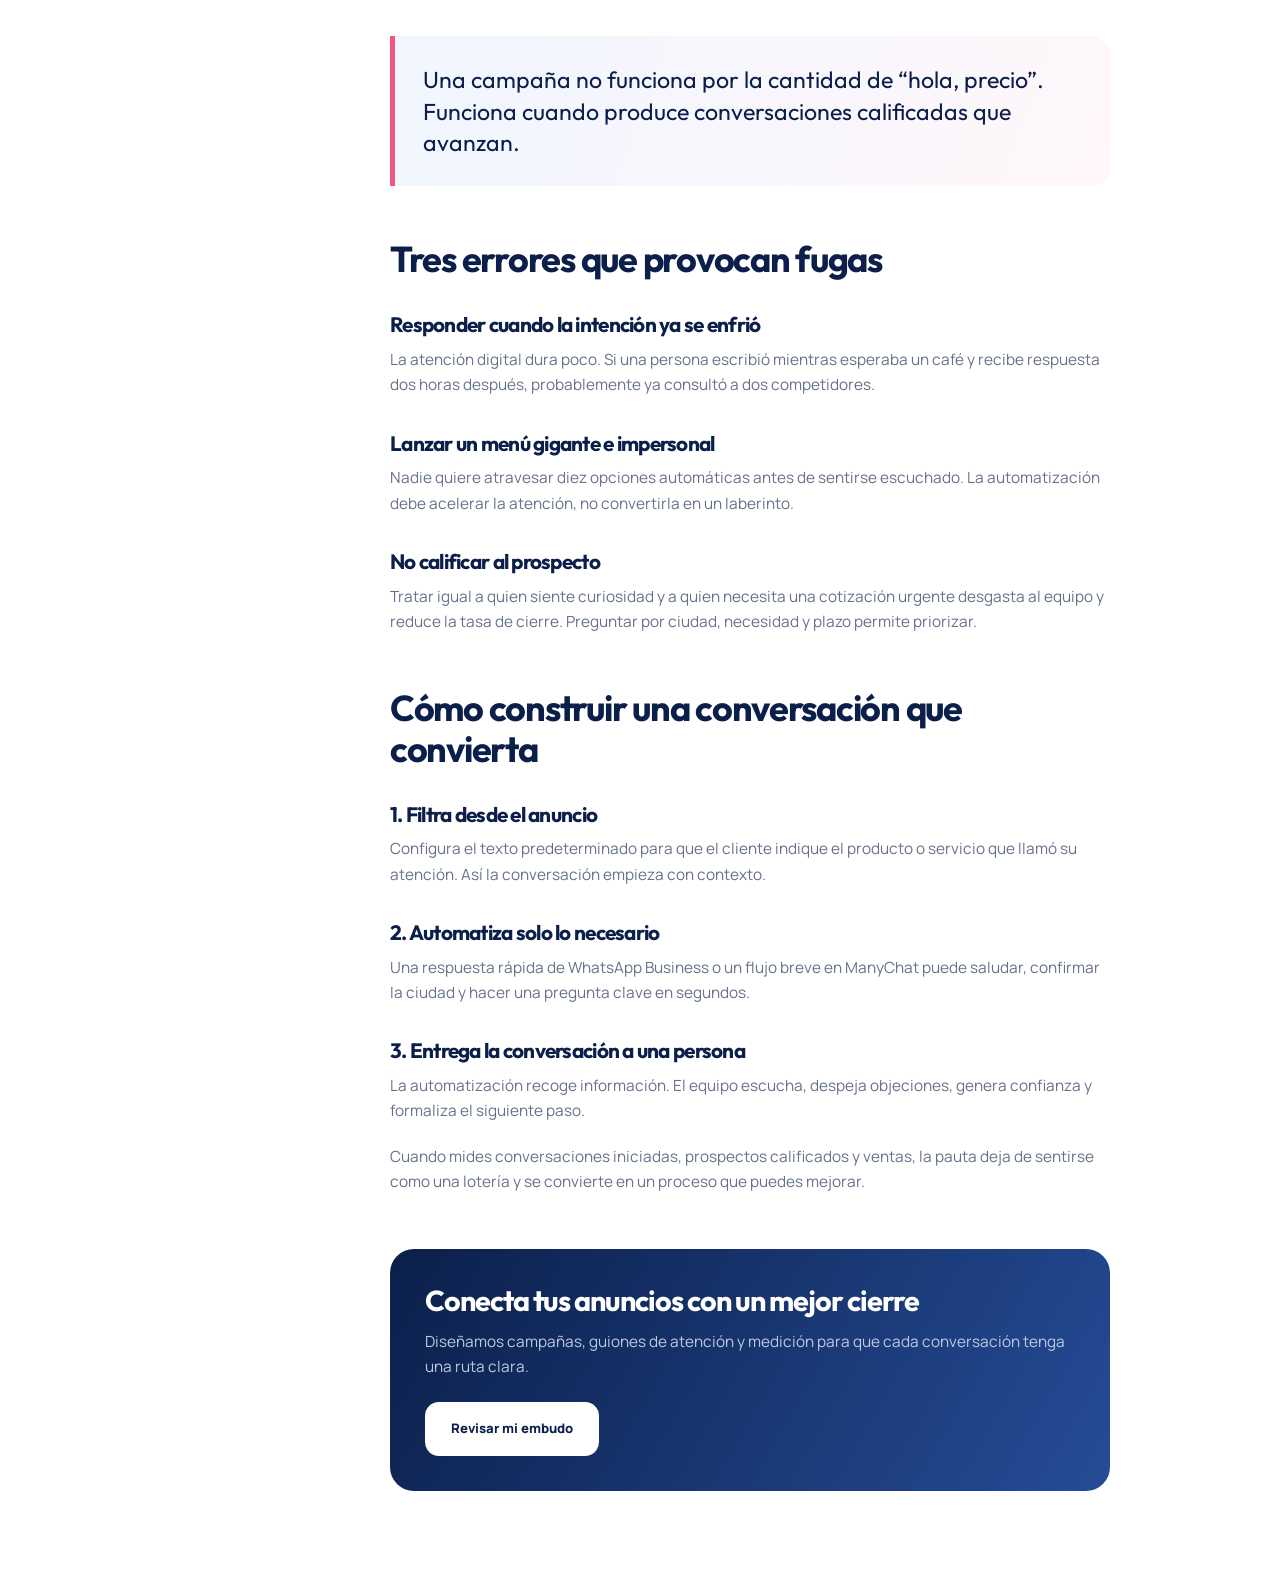
<file: vlog/anuncios-whatsapp-no-venden-colombia/index.html>
<!doctype html><html lang="es-CO"><head><meta charset="utf-8"><meta name="viewport" content="width=device-width,initial-scale=1"><title>Por qué tus anuncios a WhatsApp no venden en Colombia</title><meta name="description" content="Aprende a transformar conversaciones de Meta Ads en ventas reales por WhatsApp Business y deja de perder prospectos en Colombia."><link rel="canonical" href="https://www.valclabs.com/vlog/anuncios-whatsapp-no-venden-colombia/"><meta property="og:type" content="article"><meta property="og:title" content="Por qué tus anuncios a WhatsApp no venden"><meta property="og:image" content="https://www.valclabs.com/assets/vlog-whatsapp-ventas.png"><link rel="preconnect" href="https://fonts.googleapis.com"><link rel="preconnect" href="https://fonts.gstatic.com" crossorigin><link href="https://fonts.googleapis.com/css2?family=Manrope:wght@400;500;600;700;800&family=Outfit:wght@500;600;700;800&display=swap" rel="stylesheet"><link rel="stylesheet" href="../../styles.css?v=20261124"><script type="application/ld+json">{"@context":"https://schema.org","@type":"BlogPosting","headline":"Por qué tus anuncios a WhatsApp no venden y cómo solucionarlo en Colombia","image":"https://www.valclabs.com/assets/vlog-whatsapp-ventas.png","author":{"@type":"Organization","name":"ValClabs"},"inLanguage":"es-CO"}</script></head><body class="article-page"><header class="site-header"><div class="container nav"><a class="brand" href="../../"><img src="../../assets/logo.webp" alt="ValClabs"></a><nav class="main-nav"><a href="../">Vlog</a><a href="../../#planes">Planes</a><a class="nav-cta" href="../../#contacto">Solicitar propuesta</a></nav></div></header><main><section class="article-hero"><div class="container"><div class="article-meta"><span>Ventas por chat</span><span>6 min de lectura</span></div><h1>Por qué tus anuncios a WhatsApp no venden y cómo solucionarlo</h1><p class="article-lead">El clic no es una venta. La diferencia está en lo que ocurre durante los primeros minutos de la conversación.</p></div></section><img class="article-cover" src="../../assets/vlog-whatsapp-ventas.png" alt="Anuncio digital que se transforma en una venta por WhatsApp"><div class="article-layout"><aside class="article-aside"><b>En este artículo</b><a href="#trampa">La trampa del mensaje</a><a href="#errores">Tres fugas</a><a href="#ruta">Ruta de conversión</a></aside><article class="article-body">
<h2 id="trampa">La trampa de los anuncios que solo traen mensajes vacíos</h2><p>Es una queja frecuente entre empresarios, clínicas y emprendedores en Colombia: invierten en campañas de Instagram y Facebook, llegan conversaciones preguntando precio y, después, el prospecto deja de responder.</p><p>Invertir para llenar la bandeja de entrada de curiosos que nunca compran no es una estrategia comercial. En Colombia, WhatsApp es el mostrador principal de muchos negocios. El problema casi nunca termina en el botón del anuncio; suele aparecer en los primeros tres minutos del chat.</p><div class="pullquote">Una campaña no funciona por la cantidad de “hola, precio”. Funciona cuando produce conversaciones calificadas que avanzan.</div>
<h2 id="errores">Tres errores que provocan fugas</h2><h3>Responder cuando la intención ya se enfrió</h3><p>La atención digital dura poco. Si una persona escribió mientras esperaba un café y recibe respuesta dos horas después, probablemente ya consultó a dos competidores.</p><h3>Lanzar un menú gigante e impersonal</h3><p>Nadie quiere atravesar diez opciones automáticas antes de sentirse escuchado. La automatización debe acelerar la atención, no convertirla en un laberinto.</p><h3>No calificar al prospecto</h3><p>Tratar igual a quien siente curiosidad y a quien necesita una cotización urgente desgasta al equipo y reduce la tasa de cierre. Preguntar por ciudad, necesidad y plazo permite priorizar.</p>
<h2 id="ruta">Cómo construir una conversación que convierta</h2><h3>1. Filtra desde el anuncio</h3><p>Configura el texto predeterminado para que el cliente indique el producto o servicio que llamó su atención. Así la conversación empieza con contexto.</p><h3>2. Automatiza solo lo necesario</h3><p>Una respuesta rápida de WhatsApp Business o un flujo breve en ManyChat puede saludar, confirmar la ciudad y hacer una pregunta clave en segundos.</p><h3>3. Entrega la conversación a una persona</h3><p>La automatización recoge información. El equipo escucha, despeja objeciones, genera confianza y formaliza el siguiente paso.</p><p>Cuando mides conversaciones iniciadas, prospectos calificados y ventas, la pauta deja de sentirse como una lotería y se convierte en un proceso que puedes mejorar.</p><div class="article-cta"><h3>Conecta tus anuncios con un mejor cierre</h3><p>Diseñamos campañas, guiones de atención y medición para que cada conversación tenga una ruta clara.</p><a class="button button-white" href="../../#contacto">Revisar mi embudo</a></div>
</article></div></main><script src="../../script.js" defer></script></body></html>
</file>
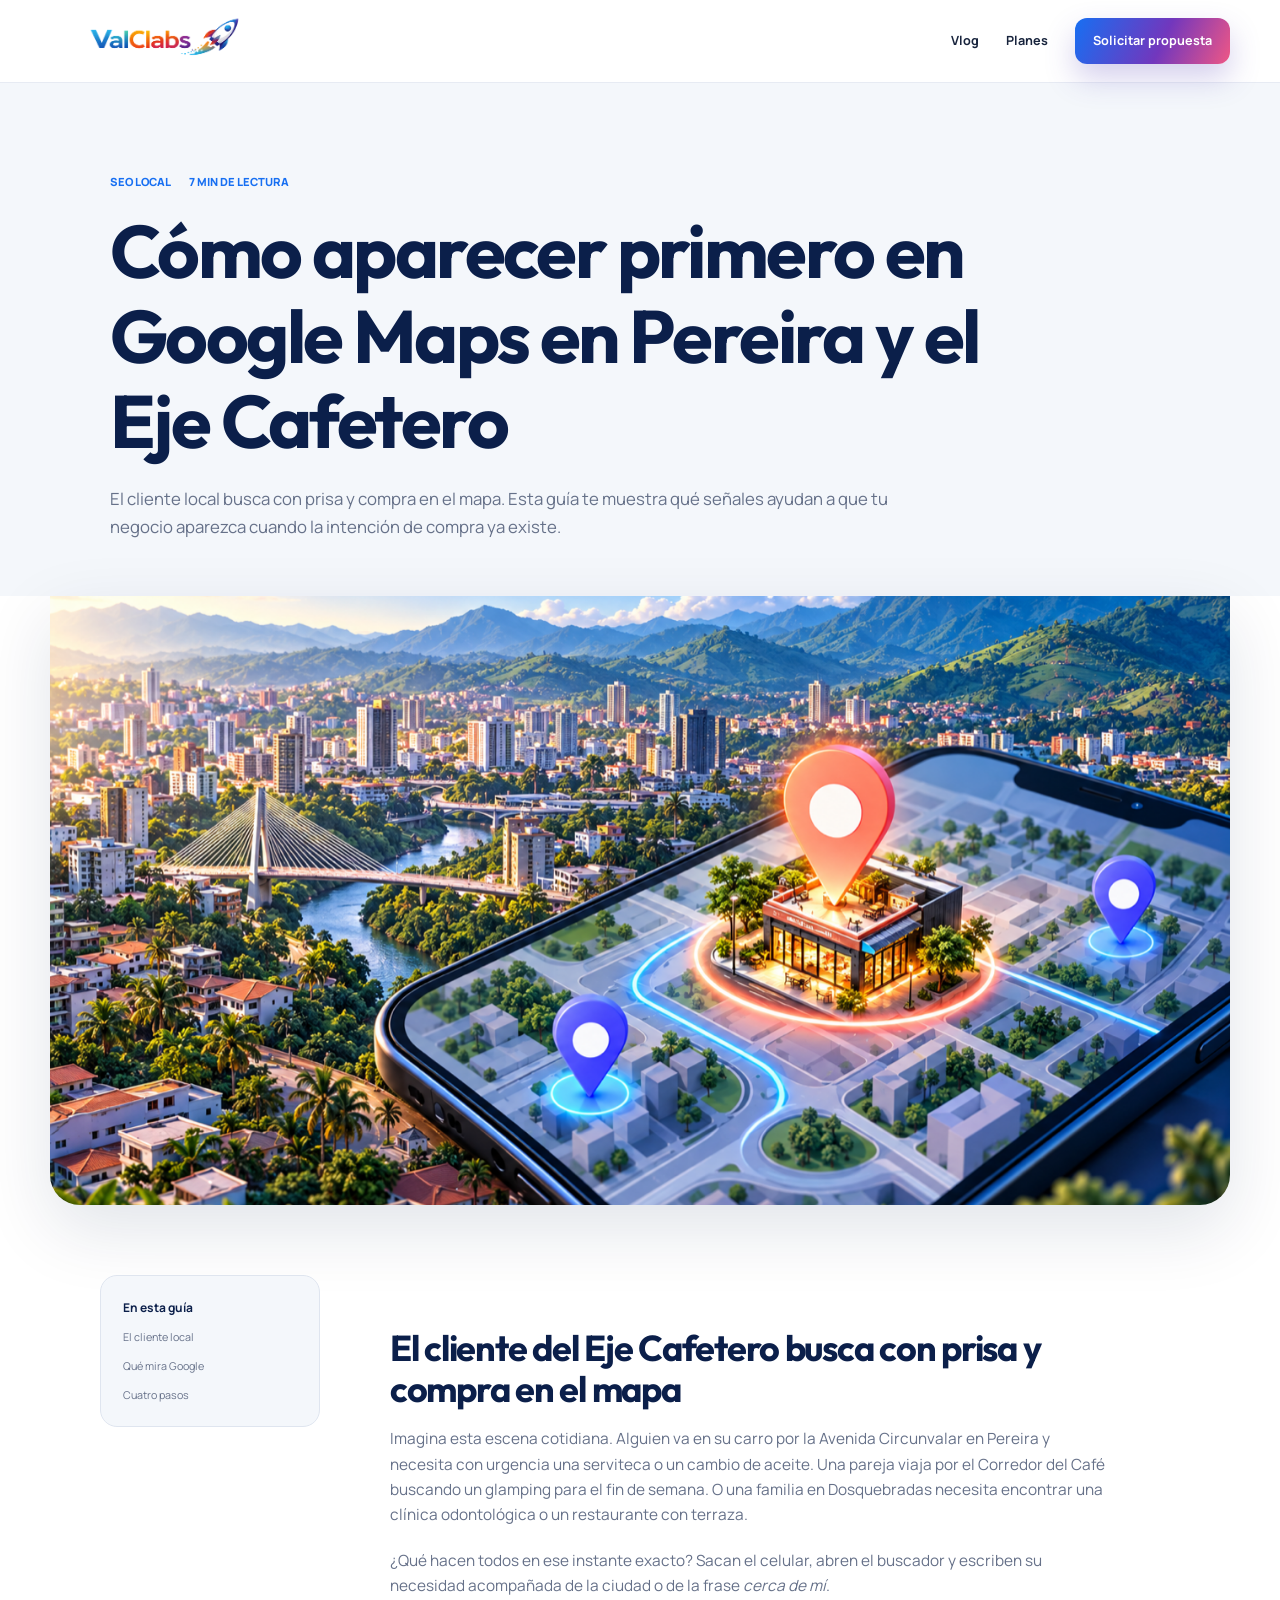
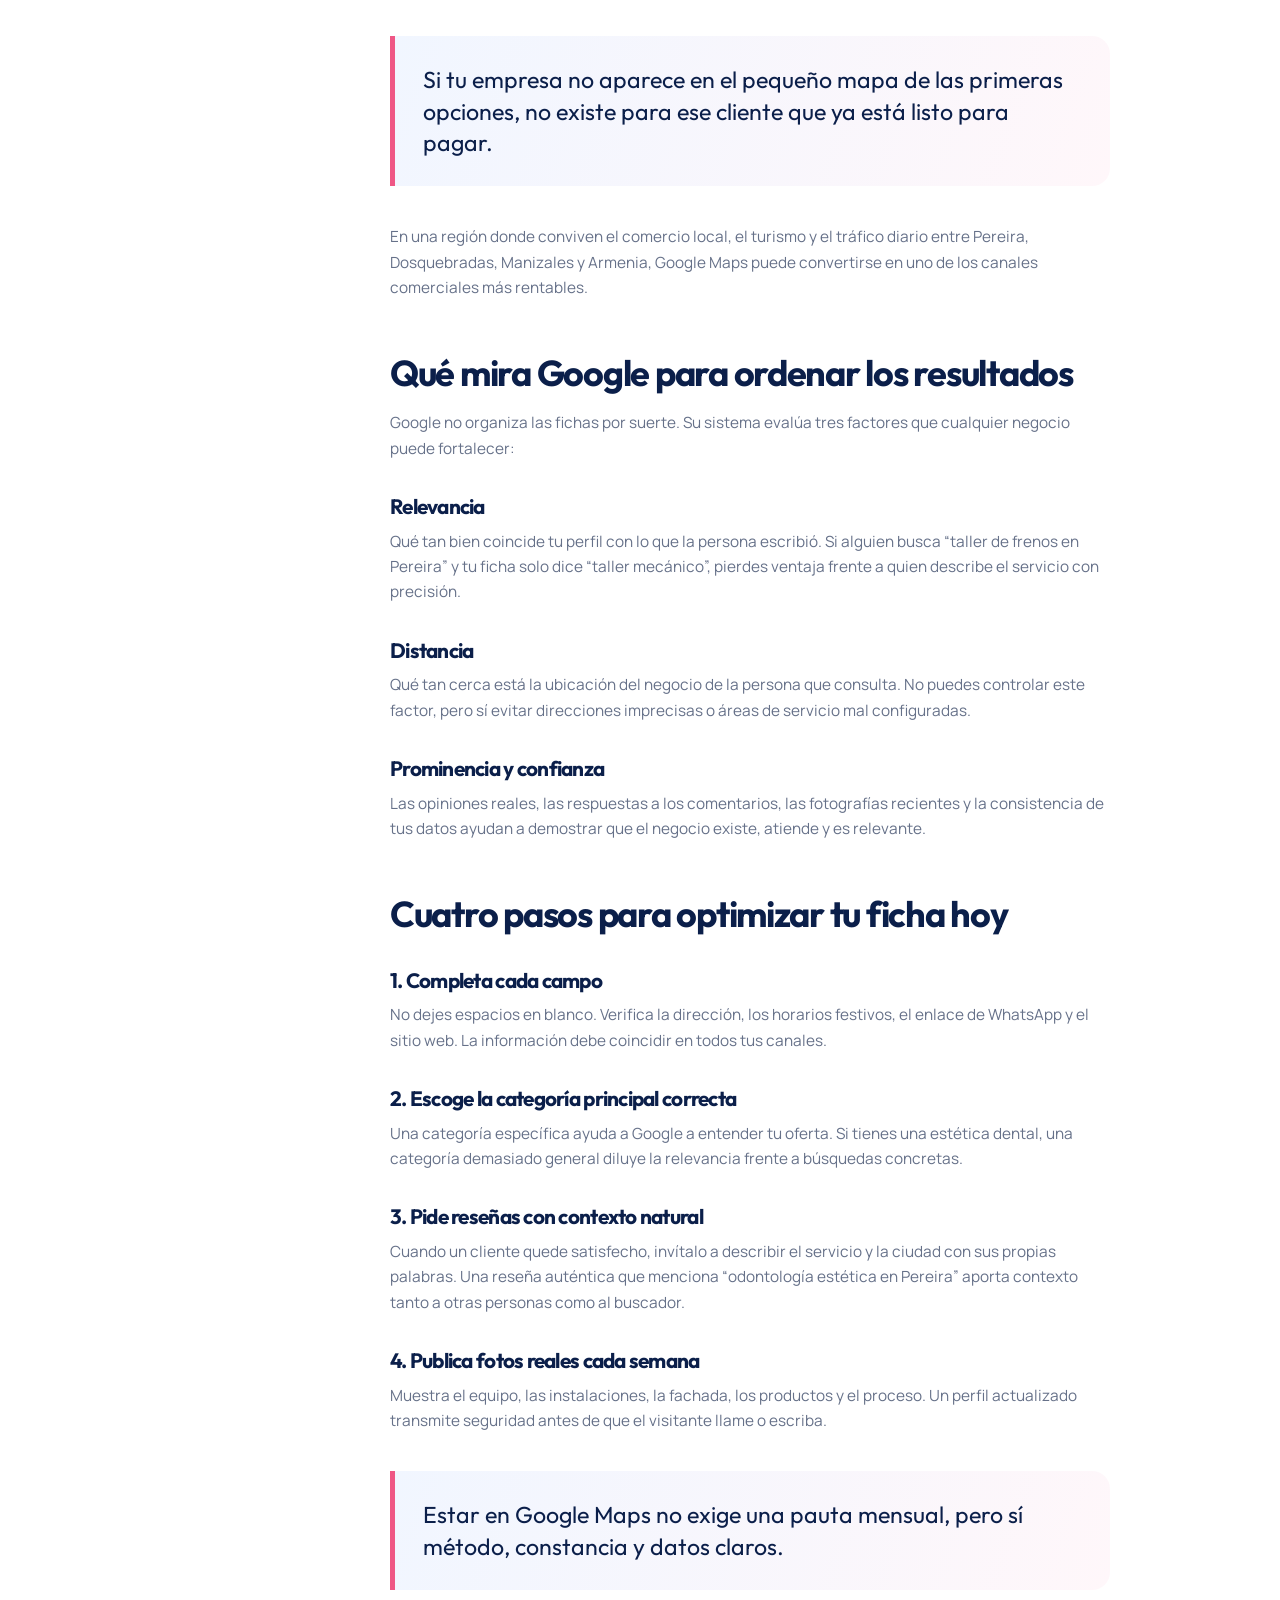
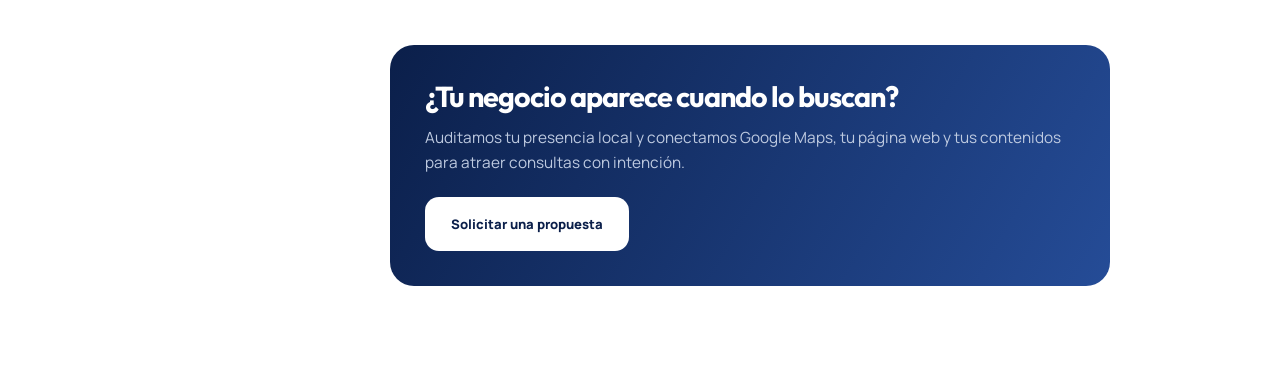
<file: vlog/como-aparecer-primero-google-maps-pereira/index.html>
<!doctype html><html lang="es-CO"><head><meta charset="utf-8"><meta name="viewport" content="width=device-width,initial-scale=1"><title>Cómo aparecer primero en Google Maps en Pereira</title><meta name="description" content="Descubre cómo optimizar tu perfil de Google Business Profile para salir en los primeros lugares de Google Maps en Pereira, Manizales y Armenia."><link rel="canonical" href="https://www.valclabs.com/vlog/como-aparecer-primero-google-maps-pereira/"><meta property="og:type" content="article"><meta property="og:title" content="Cómo aparecer primero en Google Maps en Pereira y el Eje Cafetero"><meta property="og:description" content="Cuatro pasos prácticos para mejorar tu SEO local."><meta property="og:image" content="https://www.valclabs.com/assets/vlog-seo-local-pereira.png"><link rel="preconnect" href="https://fonts.googleapis.com"><link rel="preconnect" href="https://fonts.gstatic.com" crossorigin><link href="https://fonts.googleapis.com/css2?family=Manrope:wght@400;500;600;700;800&family=Outfit:wght@500;600;700;800&display=swap" rel="stylesheet"><link rel="stylesheet" href="../../styles.css?v=20261124"><script type="application/ld+json">{"@context":"https://schema.org","@type":"BlogPosting","headline":"Cómo aparecer primero en Google Maps en Pereira y el Eje Cafetero","description":"Guía para optimizar Google Business Profile y mejorar el SEO local.","image":"https://www.valclabs.com/assets/vlog-seo-local-pereira.png","author":{"@type":"Organization","name":"ValClabs"},"publisher":{"@type":"Organization","name":"ValClabs","logo":{"@type":"ImageObject","url":"https://www.valclabs.com/assets/logo.webp"}},"mainEntityOfPage":"https://www.valclabs.com/vlog/como-aparecer-primero-google-maps-pereira/","inLanguage":"es-CO"}</script></head><body class="article-page">
<header class="site-header"><div class="container nav"><a class="brand" href="../../"><img src="../../assets/logo.webp" alt="ValClabs"></a><nav class="main-nav"><a href="../">Vlog</a><a href="../../#planes">Planes</a><a class="nav-cta" href="../../#contacto">Solicitar propuesta</a></nav></div></header><main><section class="article-hero"><div class="container"><div class="article-meta"><span>SEO local</span><span>7 min de lectura</span></div><h1>Cómo aparecer primero en Google Maps en Pereira y el Eje Cafetero</h1><p class="article-lead">El cliente local busca con prisa y compra en el mapa. Esta guía te muestra qué señales ayudan a que tu negocio aparezca cuando la intención de compra ya existe.</p></div></section><img class="article-cover" src="../../assets/vlog-seo-local-pereira.png" alt="Mapa de Pereira con un negocio destacado en Google Maps"><div class="article-layout"><aside class="article-aside"><b>En esta guía</b><a href="#cliente">El cliente local</a><a href="#factores">Qué mira Google</a><a href="#pasos">Cuatro pasos</a></aside><article class="article-body">
<h2 id="cliente">El cliente del Eje Cafetero busca con prisa y compra en el mapa</h2><p>Imagina esta escena cotidiana. Alguien va en su carro por la Avenida Circunvalar en Pereira y necesita con urgencia una serviteca o un cambio de aceite. Una pareja viaja por el Corredor del Café buscando un glamping para el fin de semana. O una familia en Dosquebradas necesita encontrar una clínica odontológica o un restaurante con terraza.</p><p>¿Qué hacen todos en ese instante exacto? Sacan el celular, abren el buscador y escriben su necesidad acompañada de la ciudad o de la frase <em>cerca de mí</em>.</p><div class="pullquote">Si tu empresa no aparece en el pequeño mapa de las primeras opciones, no existe para ese cliente que ya está listo para pagar.</div><p>En una región donde conviven el comercio local, el turismo y el tráfico diario entre Pereira, Dosquebradas, Manizales y Armenia, Google Maps puede convertirse en uno de los canales comerciales más rentables.</p>
<h2 id="factores">Qué mira Google para ordenar los resultados</h2><p>Google no organiza las fichas por suerte. Su sistema evalúa tres factores que cualquier negocio puede fortalecer:</p><h3>Relevancia</h3><p>Qué tan bien coincide tu perfil con lo que la persona escribió. Si alguien busca “taller de frenos en Pereira” y tu ficha solo dice “taller mecánico”, pierdes ventaja frente a quien describe el servicio con precisión.</p><h3>Distancia</h3><p>Qué tan cerca está la ubicación del negocio de la persona que consulta. No puedes controlar este factor, pero sí evitar direcciones imprecisas o áreas de servicio mal configuradas.</p><h3>Prominencia y confianza</h3><p>Las opiniones reales, las respuestas a los comentarios, las fotografías recientes y la consistencia de tus datos ayudan a demostrar que el negocio existe, atiende y es relevante.</p>
<h2 id="pasos">Cuatro pasos para optimizar tu ficha hoy</h2><h3>1. Completa cada campo</h3><p>No dejes espacios en blanco. Verifica la dirección, los horarios festivos, el enlace de WhatsApp y el sitio web. La información debe coincidir en todos tus canales.</p><h3>2. Escoge la categoría principal correcta</h3><p>Una categoría específica ayuda a Google a entender tu oferta. Si tienes una estética dental, una categoría demasiado general diluye la relevancia frente a búsquedas concretas.</p><h3>3. Pide reseñas con contexto natural</h3><p>Cuando un cliente quede satisfecho, invítalo a describir el servicio y la ciudad con sus propias palabras. Una reseña auténtica que menciona “odontología estética en Pereira” aporta contexto tanto a otras personas como al buscador.</p><h3>4. Publica fotos reales cada semana</h3><p>Muestra el equipo, las instalaciones, la fachada, los productos y el proceso. Un perfil actualizado transmite seguridad antes de que el visitante llame o escriba.</p><div class="pullquote">Estar en Google Maps no exige una pauta mensual, pero sí método, constancia y datos claros.</div><div class="article-cta"><h3>¿Tu negocio aparece cuando lo buscan?</h3><p>Auditamos tu presencia local y conectamos Google Maps, tu página web y tus contenidos para atraer consultas con intención.</p><a class="button button-white" href="../../#contacto">Solicitar una propuesta</a></div>
</article></div></main><script src="../../script.js" defer></script></body></html>
</file>
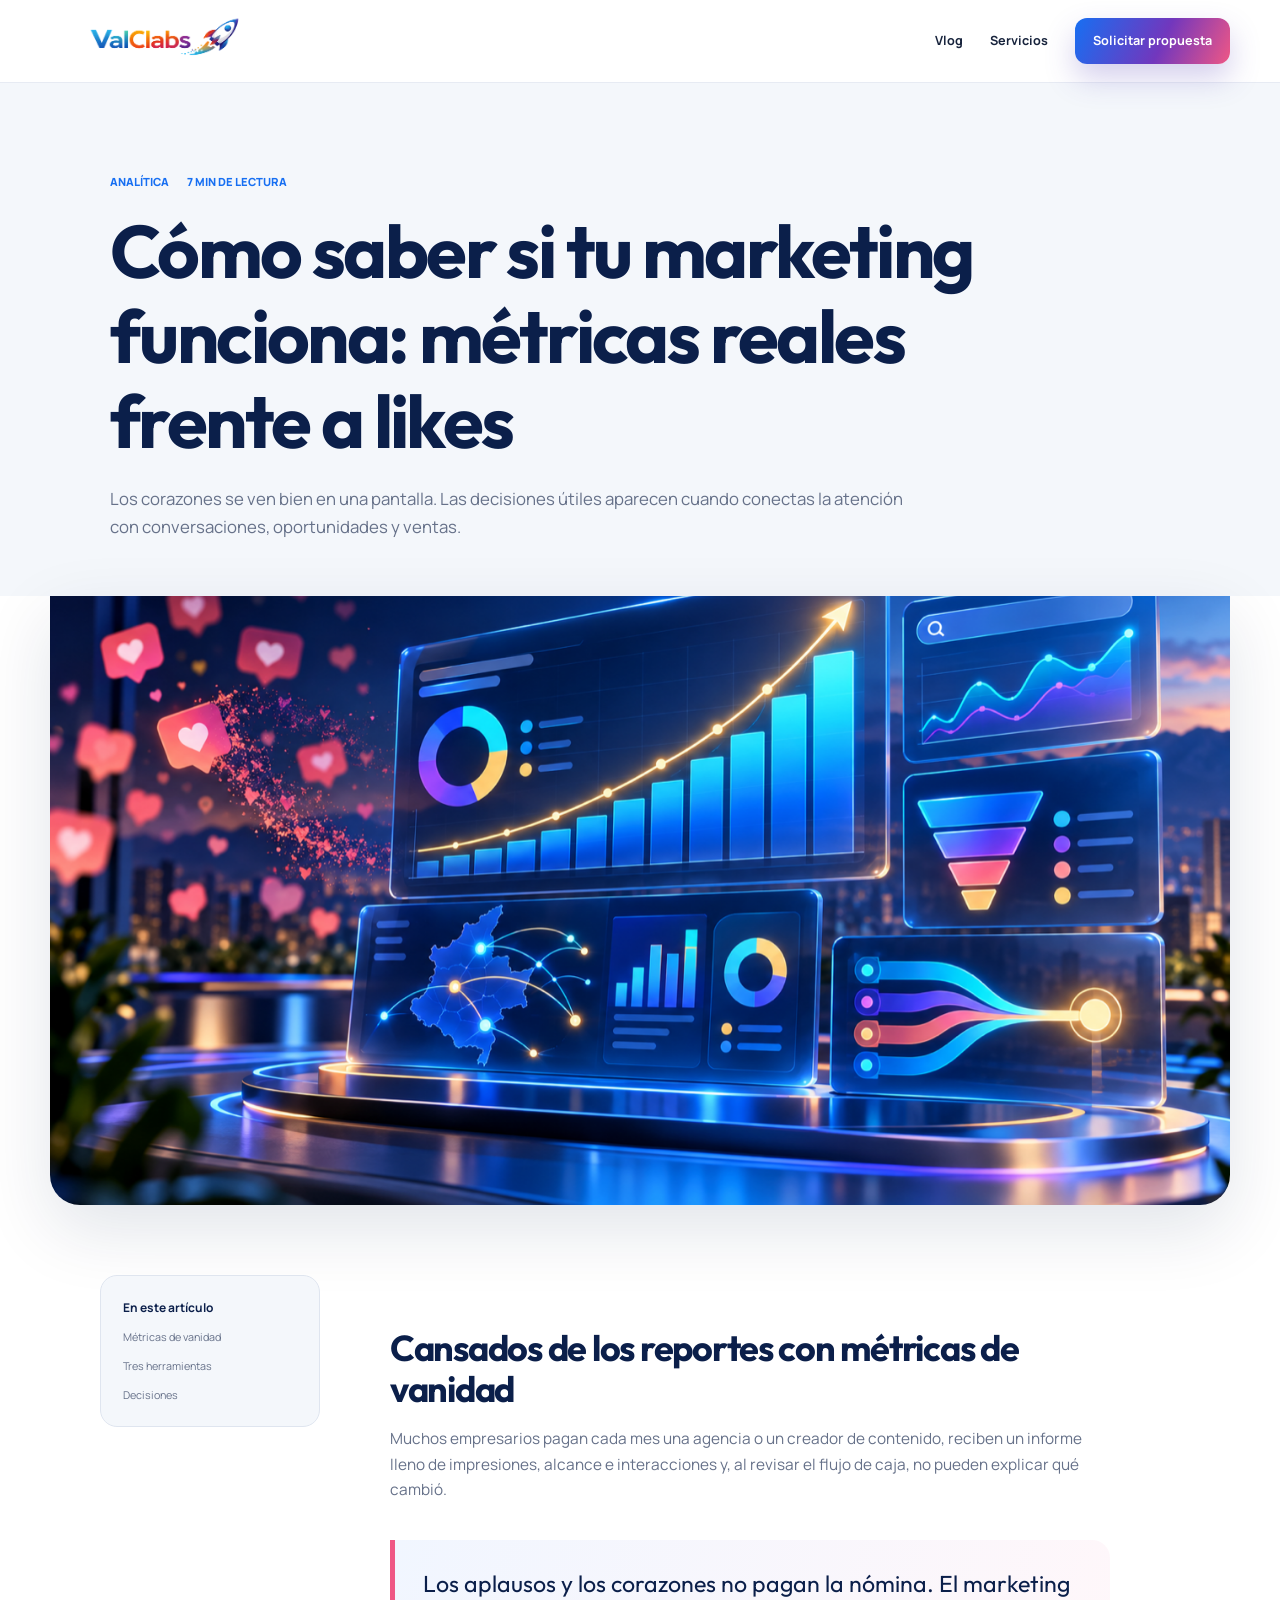
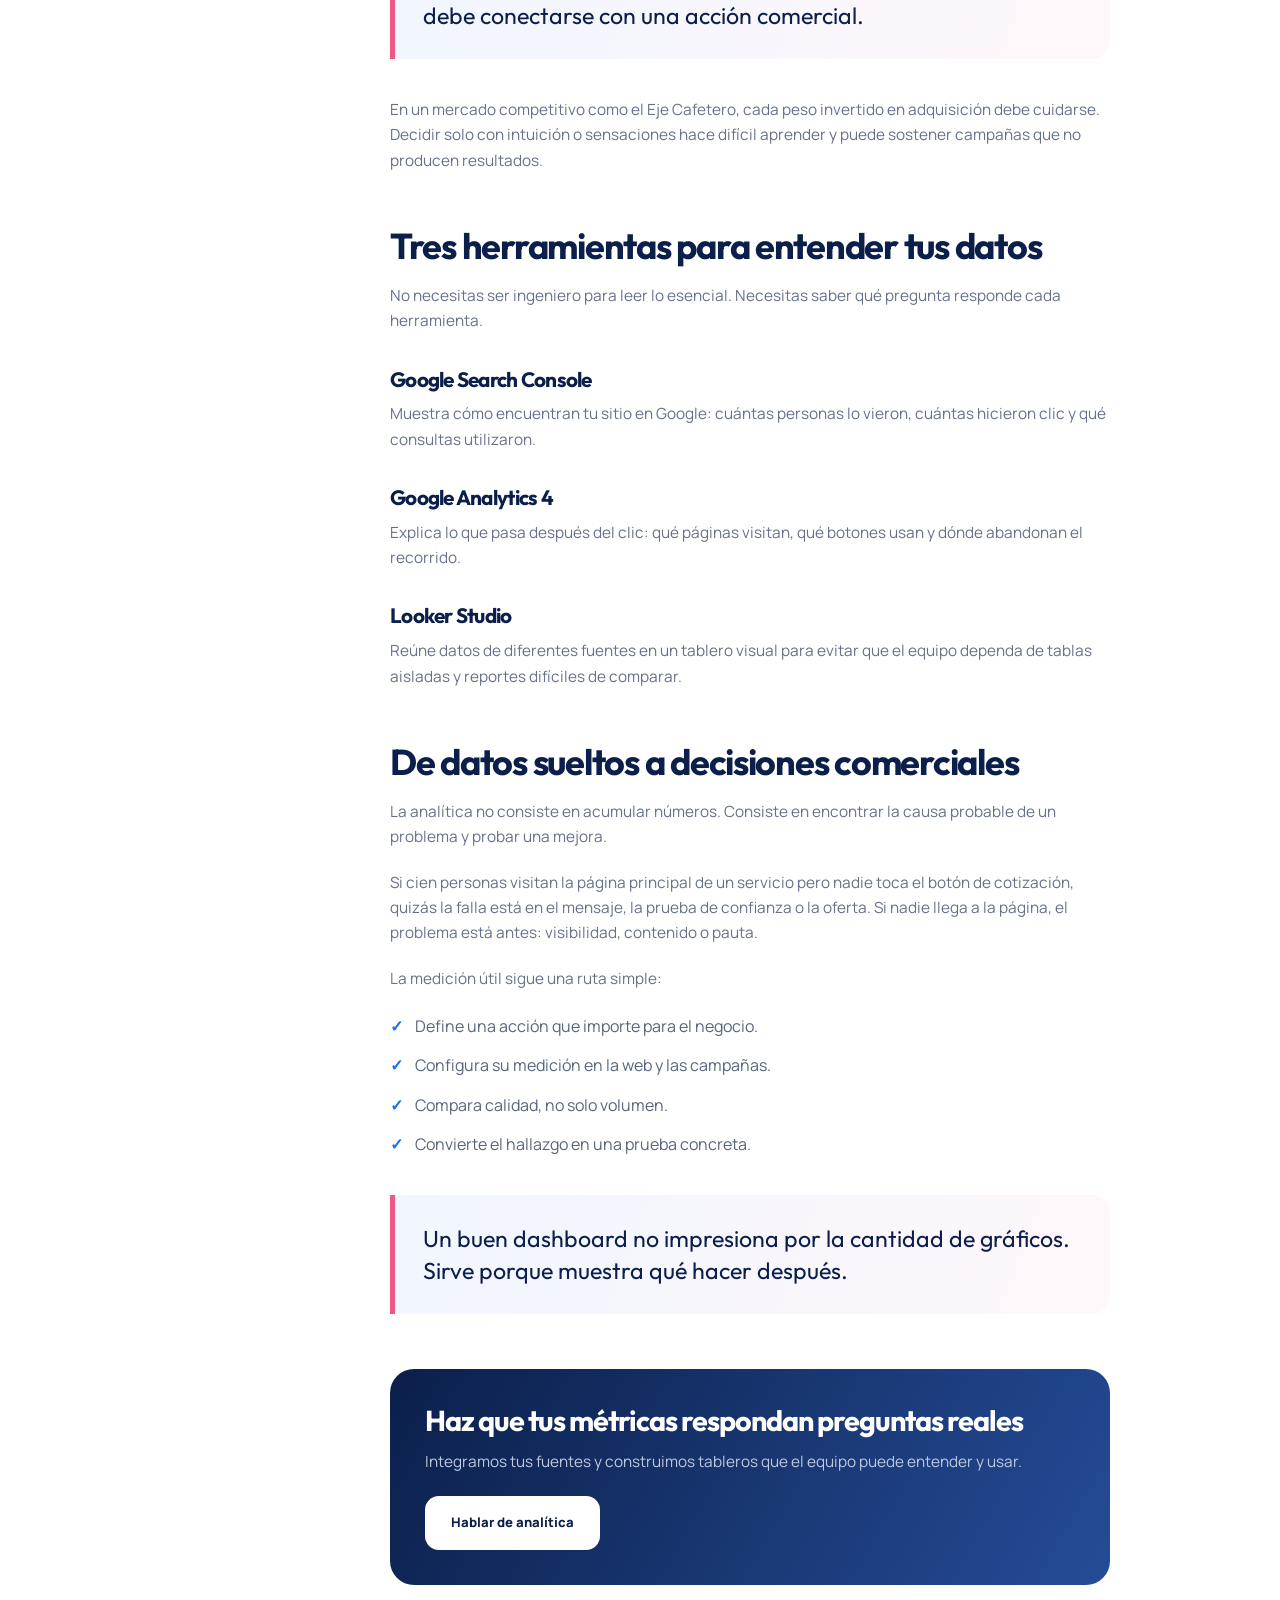
<file: vlog/como-medir-marketing-digital/index.html>
<!doctype html><html lang="es-CO"><head><meta charset="utf-8"><meta name="viewport" content="width=device-width,initial-scale=1"><title>Cómo saber si tu marketing digital funciona</title><meta name="description" content="Aprende a medir el retorno de tus campañas con Google Analytics 4 y deja de decidir tu marketing solo por likes o intuición."><link rel="canonical" href="https://www.valclabs.com/vlog/como-medir-marketing-digital/"><meta property="og:type" content="article"><meta property="og:title" content="Cómo saber si tu marketing funciona: métricas reales frente a likes"><meta property="og:image" content="https://www.valclabs.com/assets/vlog-analitica-marketing.png"><link rel="preconnect" href="https://fonts.googleapis.com"><link rel="preconnect" href="https://fonts.gstatic.com" crossorigin><link href="https://fonts.googleapis.com/css2?family=Manrope:wght@400;500;600;700;800&family=Outfit:wght@500;600;700;800&display=swap" rel="stylesheet"><link rel="stylesheet" href="../../styles.css?v=20261124"><script type="application/ld+json">{"@context":"https://schema.org","@type":"BlogPosting","headline":"Cómo saber si tu marketing digital funciona: métricas reales frente a likes","image":"https://www.valclabs.com/assets/vlog-analitica-marketing.png","author":{"@type":"Organization","name":"ValClabs"},"inLanguage":"es-CO"}</script></head><body class="article-page"><header class="site-header"><div class="container nav"><a class="brand" href="../../"><img src="../../assets/logo.webp" alt="ValClabs"></a><nav class="main-nav"><a href="../">Vlog</a><a href="../../#servicios">Servicios</a><a class="nav-cta" href="../../#contacto">Solicitar propuesta</a></nav></div></header><main><section class="article-hero"><div class="container"><div class="article-meta"><span>Analítica</span><span>7 min de lectura</span></div><h1>Cómo saber si tu marketing funciona: métricas reales frente a likes</h1><p class="article-lead">Los corazones se ven bien en una pantalla. Las decisiones útiles aparecen cuando conectas la atención con conversaciones, oportunidades y ventas.</p></div></section><img class="article-cover" src="../../assets/vlog-analitica-marketing.png" alt="Paneles visuales de analítica y conversión"><div class="article-layout"><aside class="article-aside"><b>En este artículo</b><a href="#vanidad">Métricas de vanidad</a><a href="#herramientas">Tres herramientas</a><a href="#decisiones">Decisiones</a></aside><article class="article-body">
<h2 id="vanidad">Cansados de los reportes con métricas de vanidad</h2><p>Muchos empresarios pagan cada mes una agencia o un creador de contenido, reciben un informe lleno de impresiones, alcance e interacciones y, al revisar el flujo de caja, no pueden explicar qué cambió.</p><div class="pullquote">Los aplausos y los corazones no pagan la nómina. El marketing debe conectarse con una acción comercial.</div><p>En un mercado competitivo como el Eje Cafetero, cada peso invertido en adquisición debe cuidarse. Decidir solo con intuición o sensaciones hace difícil aprender y puede sostener campañas que no producen resultados.</p>
<h2 id="herramientas">Tres herramientas para entender tus datos</h2><p>No necesitas ser ingeniero para leer lo esencial. Necesitas saber qué pregunta responde cada herramienta.</p><h3>Google Search Console</h3><p>Muestra cómo encuentran tu sitio en Google: cuántas personas lo vieron, cuántas hicieron clic y qué consultas utilizaron.</p><h3>Google Analytics 4</h3><p>Explica lo que pasa después del clic: qué páginas visitan, qué botones usan y dónde abandonan el recorrido.</p><h3>Looker Studio</h3><p>Reúne datos de diferentes fuentes en un tablero visual para evitar que el equipo dependa de tablas aisladas y reportes difíciles de comparar.</p>
<h2 id="decisiones">De datos sueltos a decisiones comerciales</h2><p>La analítica no consiste en acumular números. Consiste en encontrar la causa probable de un problema y probar una mejora.</p><p>Si cien personas visitan la página principal de un servicio pero nadie toca el botón de cotización, quizás la falla está en el mensaje, la prueba de confianza o la oferta. Si nadie llega a la página, el problema está antes: visibilidad, contenido o pauta.</p><p>La medición útil sigue una ruta simple:</p><ul><li>Define una acción que importe para el negocio.</li><li>Configura su medición en la web y las campañas.</li><li>Compara calidad, no solo volumen.</li><li>Convierte el hallazgo en una prueba concreta.</li></ul><div class="pullquote">Un buen dashboard no impresiona por la cantidad de gráficos. Sirve porque muestra qué hacer después.</div><div class="article-cta"><h3>Haz que tus métricas respondan preguntas reales</h3><p>Integramos tus fuentes y construimos tableros que el equipo puede entender y usar.</p><a class="button button-white" href="../../#contacto">Hablar de analítica</a></div>
</article></div></main><script src="../../script.js" defer></script></body></html>
</file>
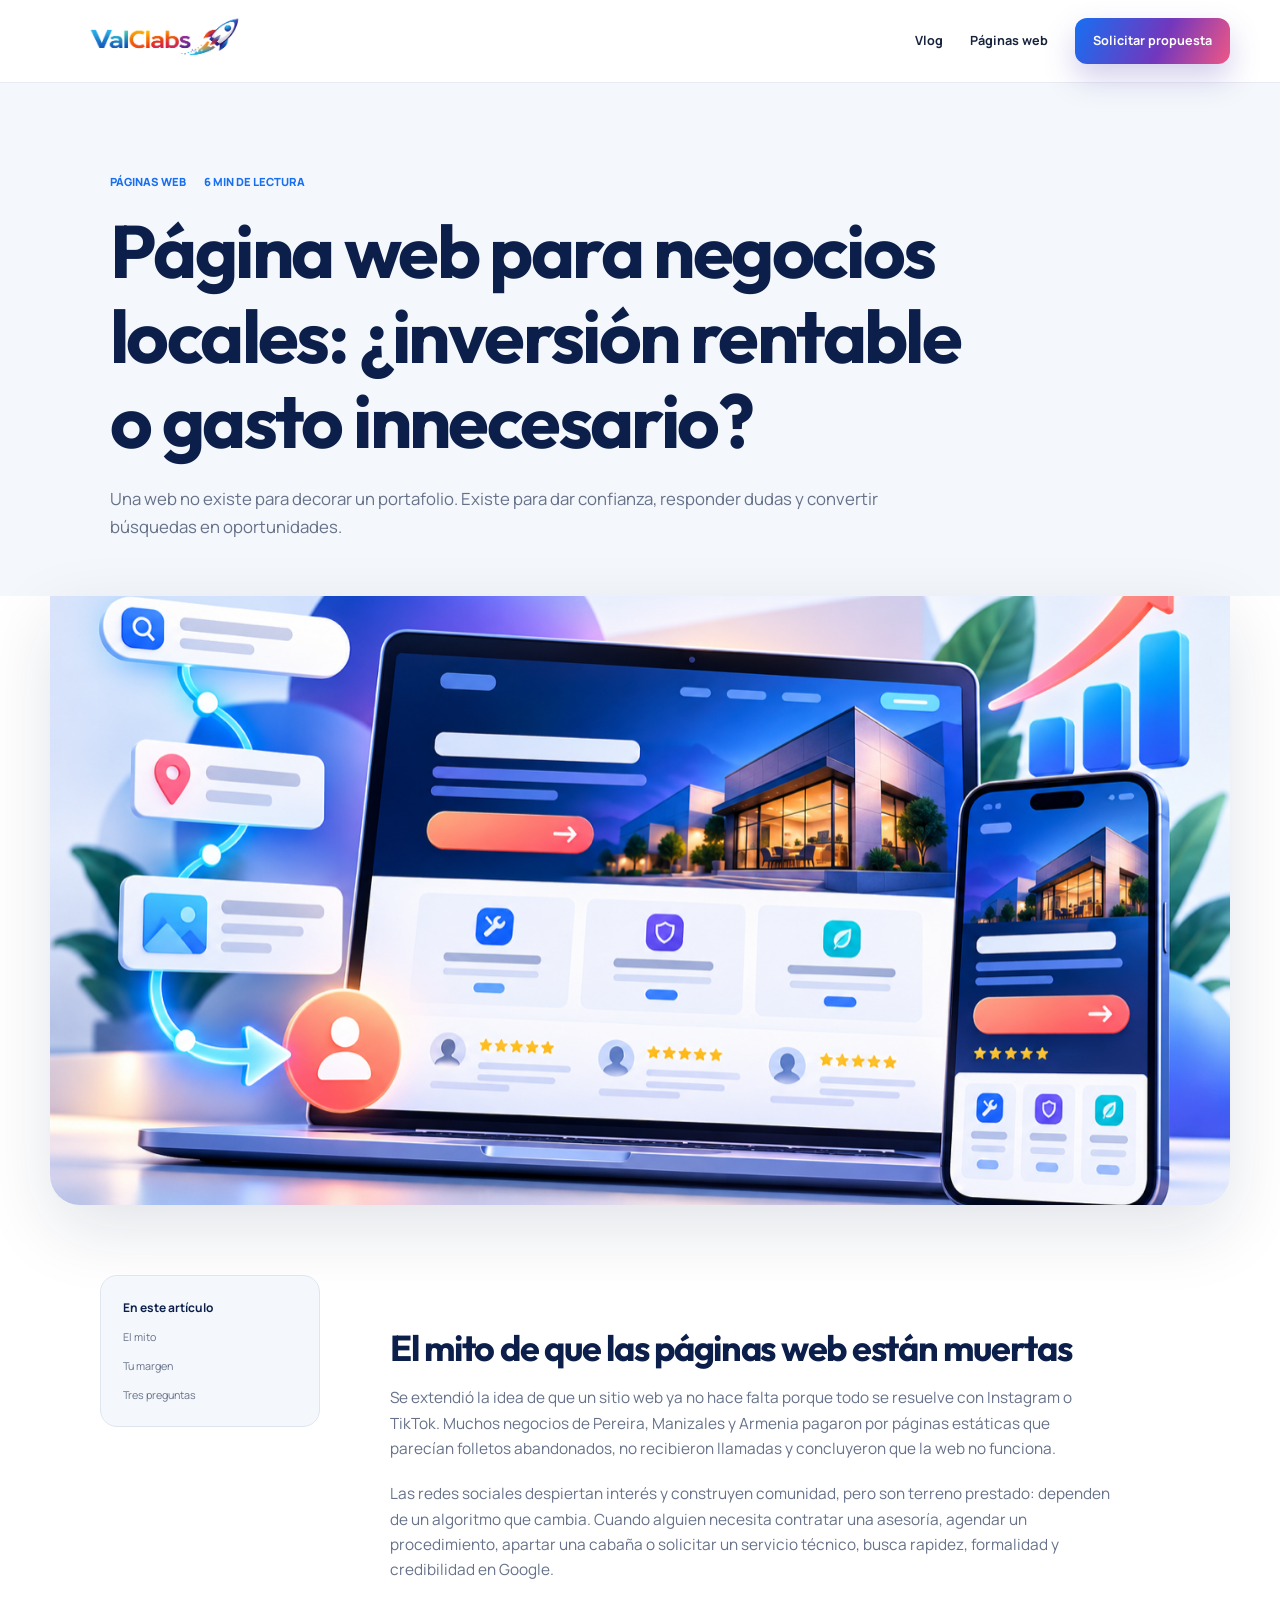
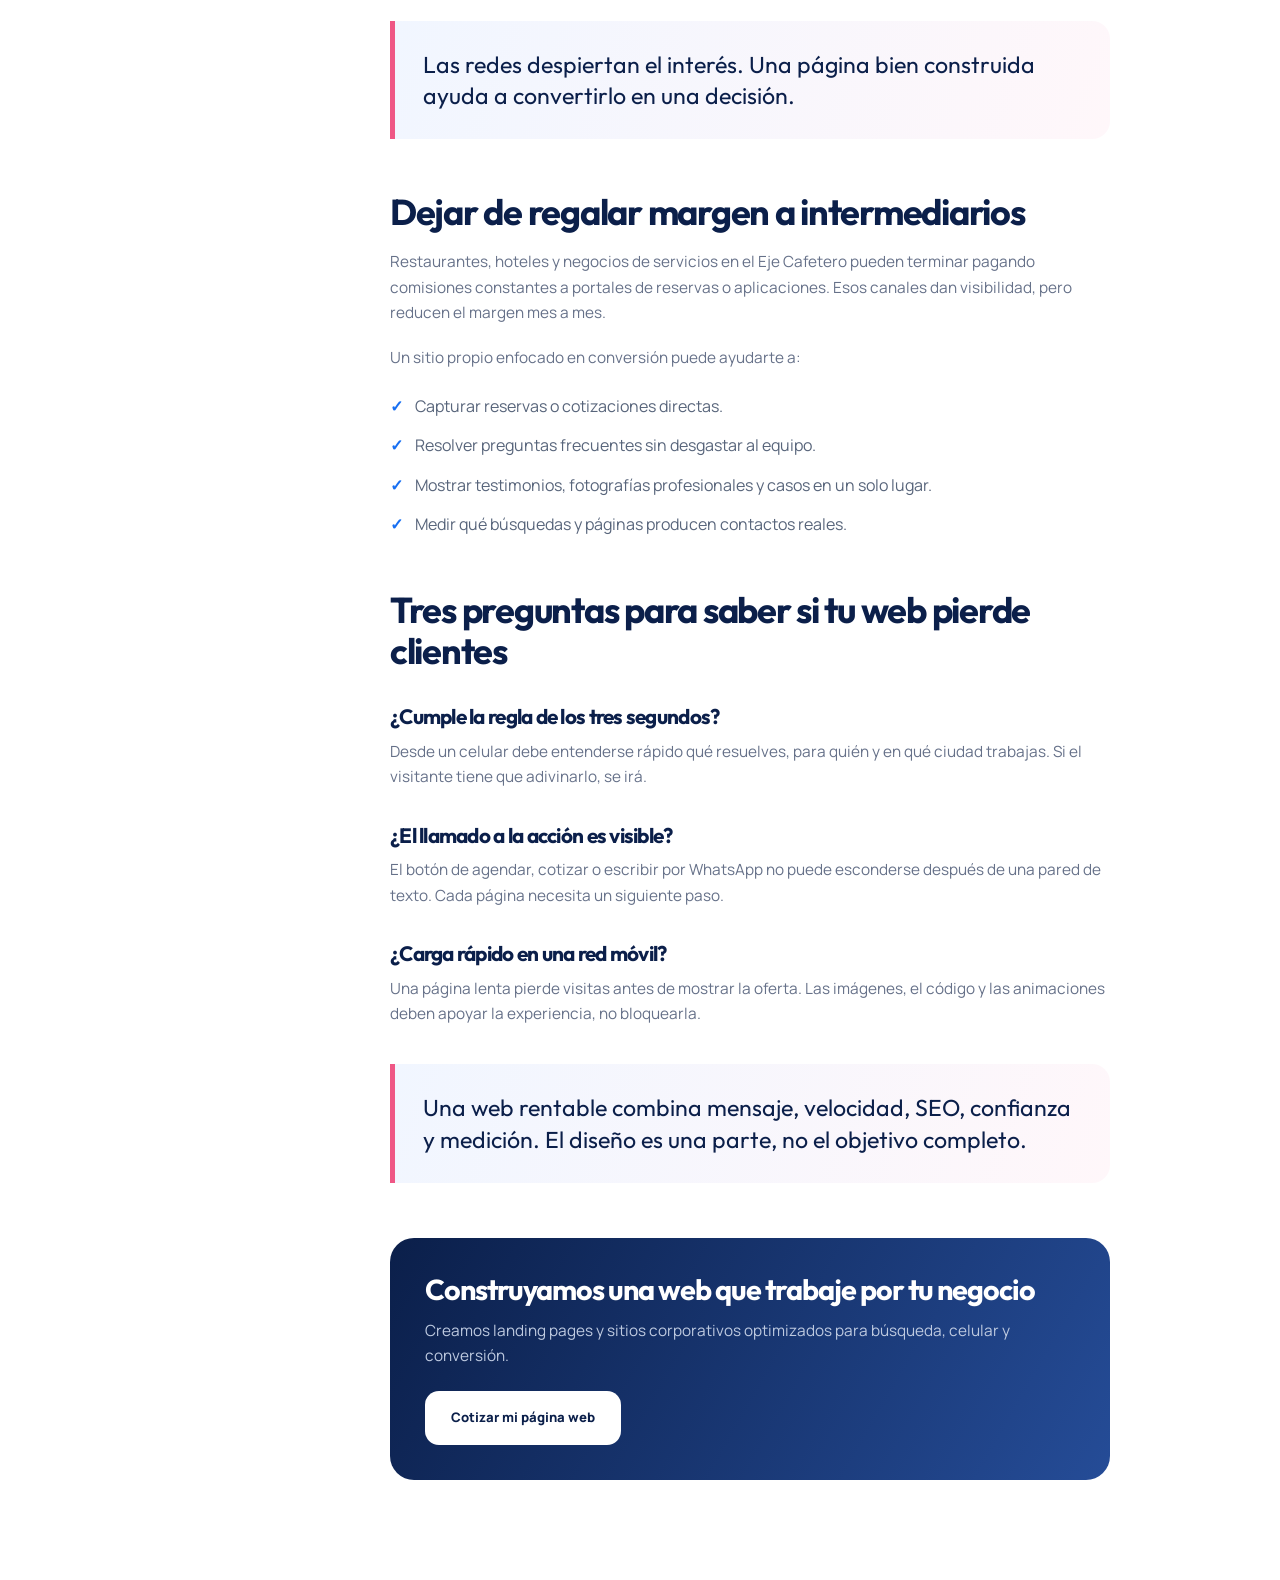
<file: vlog/pagina-web-negocios-locales-inversion/index.html>
<!doctype html><html lang="es-CO"><head><meta charset="utf-8"><meta name="viewport" content="width=device-width,initial-scale=1"><title>Página web para negocios locales: inversión o gasto</title><meta name="description" content="Descubre por qué una página web bien estructurada ayuda a cerrar clientes, reducir intermediarios y vender servicios con autoridad."><link rel="canonical" href="https://www.valclabs.com/vlog/pagina-web-negocios-locales-inversion/"><meta property="og:type" content="article"><meta property="og:title" content="Página web para negocios locales: ¿inversión rentable o gasto?"><meta property="og:image" content="https://www.valclabs.com/assets/vlog-pagina-web-negocios.png"><link rel="preconnect" href="https://fonts.googleapis.com"><link rel="preconnect" href="https://fonts.gstatic.com" crossorigin><link href="https://fonts.googleapis.com/css2?family=Manrope:wght@400;500;600;700;800&family=Outfit:wght@500;600;700;800&display=swap" rel="stylesheet"><link rel="stylesheet" href="../../styles.css?v=20261124"><script type="application/ld+json">{"@context":"https://schema.org","@type":"BlogPosting","headline":"Página web para negocios locales: ¿inversión rentable o gasto innecesario?","image":"https://www.valclabs.com/assets/vlog-pagina-web-negocios.png","author":{"@type":"Organization","name":"ValClabs"},"inLanguage":"es-CO"}</script></head><body class="article-page"><header class="site-header"><div class="container nav"><a class="brand" href="../../"><img src="../../assets/logo.webp" alt="ValClabs"></a><nav class="main-nav"><a href="../">Vlog</a><a href="../../#paginas-web">Páginas web</a><a class="nav-cta" href="../../#contacto">Solicitar propuesta</a></nav></div></header><main><section class="article-hero"><div class="container"><div class="article-meta"><span>Páginas web</span><span>6 min de lectura</span></div><h1>Página web para negocios locales: ¿inversión rentable o gasto innecesario?</h1><p class="article-lead">Una web no existe para decorar un portafolio. Existe para dar confianza, responder dudas y convertir búsquedas en oportunidades.</p></div></section><img class="article-cover" src="../../assets/vlog-pagina-web-negocios.png" alt="Página web profesional vista en computador y celular"><div class="article-layout"><aside class="article-aside"><b>En este artículo</b><a href="#mito">El mito</a><a href="#margen">Tu margen</a><a href="#preguntas">Tres preguntas</a></aside><article class="article-body">
<h2 id="mito">El mito de que las páginas web están muertas</h2><p>Se extendió la idea de que un sitio web ya no hace falta porque todo se resuelve con Instagram o TikTok. Muchos negocios de Pereira, Manizales y Armenia pagaron por páginas estáticas que parecían folletos abandonados, no recibieron llamadas y concluyeron que la web no funciona.</p><p>Las redes sociales despiertan interés y construyen comunidad, pero son terreno prestado: dependen de un algoritmo que cambia. Cuando alguien necesita contratar una asesoría, agendar un procedimiento, apartar una cabaña o solicitar un servicio técnico, busca rapidez, formalidad y credibilidad en Google.</p><div class="pullquote">Las redes despiertan el interés. Una página bien construida ayuda a convertirlo en una decisión.</div>
<h2 id="margen">Dejar de regalar margen a intermediarios</h2><p>Restaurantes, hoteles y negocios de servicios en el Eje Cafetero pueden terminar pagando comisiones constantes a portales de reservas o aplicaciones. Esos canales dan visibilidad, pero reducen el margen mes a mes.</p><p>Un sitio propio enfocado en conversión puede ayudarte a:</p><ul><li>Capturar reservas o cotizaciones directas.</li><li>Resolver preguntas frecuentes sin desgastar al equipo.</li><li>Mostrar testimonios, fotografías profesionales y casos en un solo lugar.</li><li>Medir qué búsquedas y páginas producen contactos reales.</li></ul>
<h2 id="preguntas">Tres preguntas para saber si tu web pierde clientes</h2><h3>¿Cumple la regla de los tres segundos?</h3><p>Desde un celular debe entenderse rápido qué resuelves, para quién y en qué ciudad trabajas. Si el visitante tiene que adivinarlo, se irá.</p><h3>¿El llamado a la acción es visible?</h3><p>El botón de agendar, cotizar o escribir por WhatsApp no puede esconderse después de una pared de texto. Cada página necesita un siguiente paso.</p><h3>¿Carga rápido en una red móvil?</h3><p>Una página lenta pierde visitas antes de mostrar la oferta. Las imágenes, el código y las animaciones deben apoyar la experiencia, no bloquearla.</p><div class="pullquote">Una web rentable combina mensaje, velocidad, SEO, confianza y medición. El diseño es una parte, no el objetivo completo.</div><div class="article-cta"><h3>Construyamos una web que trabaje por tu negocio</h3><p>Creamos landing pages y sitios corporativos optimizados para búsqueda, celular y conversión.</p><a class="button button-white" href="../../#contacto">Cotizar mi página web</a></div>
</article></div></main><script src="../../script.js" defer></script></body></html>
</file>
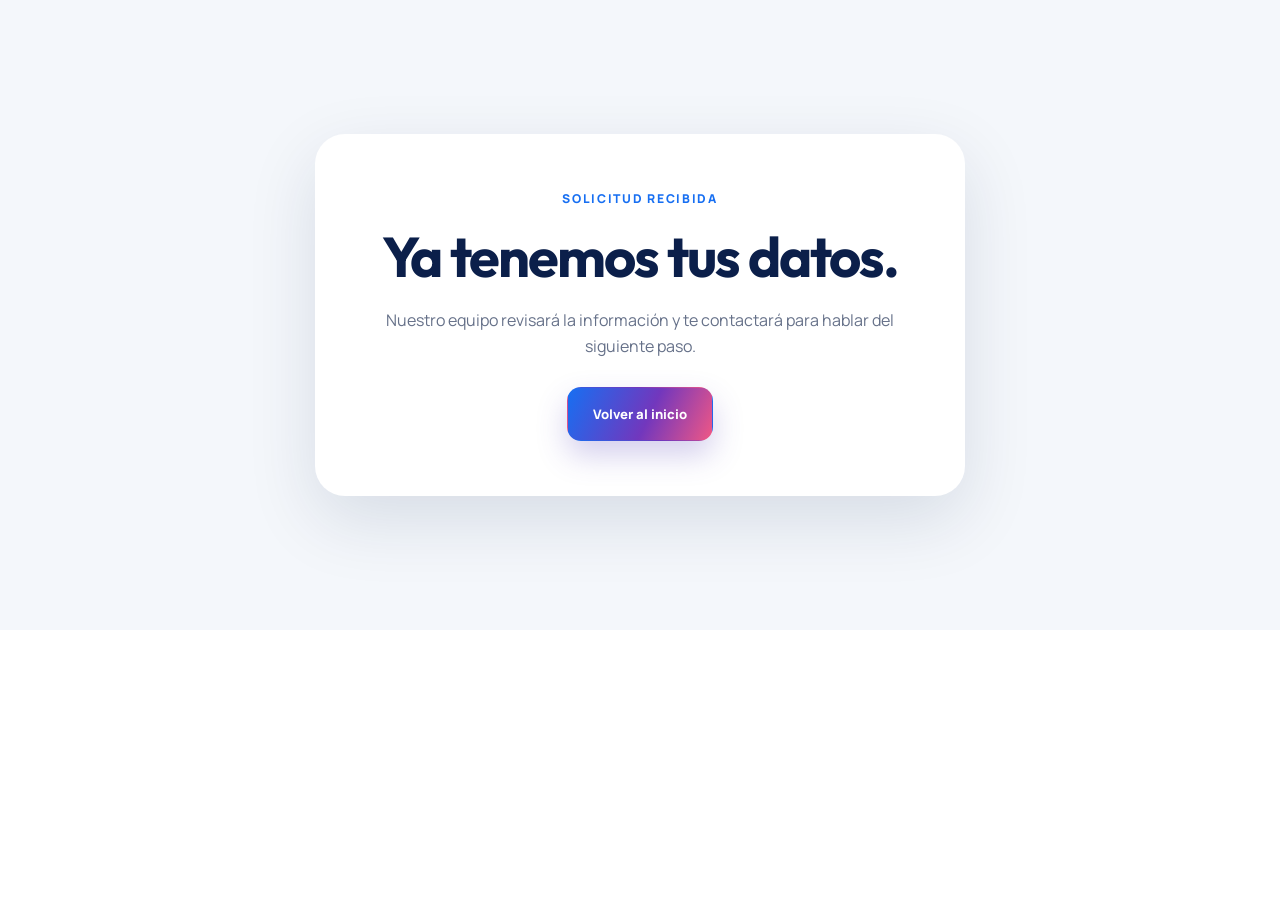
<file: gracias.html>
<!doctype html><html lang="es-CO"><head><meta charset="utf-8"><meta name="viewport" content="width=device-width,initial-scale=1"><meta name="robots" content="noindex"><title>Solicitud recibida | ValClabs</title><link href="https://fonts.googleapis.com/css2?family=Manrope:wght@400;700;800&family=Outfit:wght@600;800&display=swap" rel="stylesheet"><link rel="stylesheet" href="styles.css?v=20261124"></head><body><main class="thanks"><div class="thanks-card"><span class="eyebrow">Solicitud recibida</span><h1>Ya tenemos tus datos.</h1><p>Nuestro equipo revisará la información y te contactará para hablar del siguiente paso.</p><a class="button button-primary" href="./">Volver al inicio</a></div></main></body></html>
</file>
<file: styles.css>
:root {
  --navy: #0b1f4a;
  --navy2: #102f6c;
  --blue: #176ff2;
  --cyan: #23c3e6;
  --violet: #7237bd;
  --coral: #ef5785;
  --ink: #17233c;
  --muted: #667189;
  --line: #dfe5ef;
  --soft: #f4f7fb;
  --white: #fff;
  --shadow: 0 24px 70px rgba(11, 31, 74, 0.12);
}
* {
  box-sizing: border-box;
}
html {
  scroll-behavior: smooth;
}
body {
  margin: 0;
  color: var(--ink);
  background: #fff;
  font-family: Manrope, sans-serif;
  line-height: 1.65;
}
body.menu-open {
  overflow: hidden;
}
img,
video {
  max-width: 100%;
}
img {
  height: auto;
}
a {
  color: inherit;
  text-decoration: none;
}
button,
input,
textarea {
  font: inherit;
}
.container {
  width: min(1180px, calc(100% - 40px));
  margin: auto;
}
.section {
  padding: 112px 0;
}
.eyebrow {
  display: block;
  margin-bottom: 16px;
  color: var(--blue);
  font-size: 0.76rem;
  font-weight: 800;
  letter-spacing: 0.14em;
  text-transform: uppercase;
}
.eyebrow.light {
  color: #67dcf3;
}
h1,
h2,
h3 {
  margin: 0;
  font-family: Outfit, sans-serif;
  line-height: 1.14;
  letter-spacing: -0.035em;
  overflow: visible;
}
h2 {
  font-size: clamp(2.4rem, 4.4vw, 4.6rem);
}
p {
  margin: 0;
  color: var(--muted);
}
ul {
  padding: 0;
  list-style: none;
}
.button {
  display: inline-flex;
  align-items: center;
  justify-content: center;
  min-height: 54px;
  padding: 0 25px;
  border: 1px solid transparent;
  border-radius: 14px;
  font-size: 0.82rem;
  font-weight: 800;
  transition: 0.25s;
}
.button:hover {
  transform: translateY(-3px);
}
.button-primary,
.nav-cta {
  color: #fff;
  background: linear-gradient(
    115deg,
    var(--blue),
    var(--violet) 56%,
    var(--coral)
  );
  box-shadow: 0 14px 30px rgba(83, 63, 185, 0.25);
}
.button-ghost {
  border-color: var(--line);
  background: #fff;
  color: var(--navy);
}
.button-white {
  background: #fff;
  color: var(--navy);
}
.center-action {
  text-align: center;
  margin-top: 38px;
}
.site-header {
  position: sticky;
  top: 0;
  z-index: 100;
  background: rgba(255, 255, 255, 0.94);
  border-bottom: 1px solid rgba(223, 229, 239, 0.75);
  backdrop-filter: blur(18px);
}
.site-header.scrolled {
  box-shadow: 0 12px 35px rgba(11, 31, 74, 0.08);
}
.nav {
  height: 82px;
  display: flex;
  align-items: center;
  justify-content: space-between;
}
.brand {
  display: flex;
  width: 225px;
  height: 82px;
  align-items: center;
  overflow: visible;
}
.brand img {
  width: 250px;
  height: auto;
  transform: none;
}
.main-nav {
  display: flex;
  align-items: center;
  gap: 27px;
  font-size: 0.79rem;
  font-weight: 700;
}
.nav-cta {
  padding: 13px 18px;
  border-radius: 12px;
}
.menu-toggle {
  display: none;
  border: 0;
  background: none;
}
.menu-toggle span {
  display: block;
  width: 25px;
  height: 2px;
  margin: 5px;
  background: var(--navy);
}
.hero {
  position: relative;
  overflow: hidden;
  background:
    radial-gradient(
      circle at 5% 10%,
      rgba(35, 195, 230, 0.13),
      transparent 28%
    ),
    radial-gradient(
      circle at 95% 5%,
      rgba(114, 55, 189, 0.16),
      transparent 28%
    ),
    linear-gradient(150deg, #fff, #f4f8ff 60%, #fff7fb);
}
.hero:after {
  content: "";
  position: absolute;
  inset: 0;
  opacity: 0.25;
  background-image:
    linear-gradient(rgba(11, 31, 74, 0.07) 1px, transparent 1px),
    linear-gradient(90deg, rgba(11, 31, 74, 0.07) 1px, transparent 1px);
  background-size: 54px 54px;
  mask-image: linear-gradient(black, transparent 90%);
  pointer-events: none;
}
.hero-orb {
  position: absolute;
  border-radius: 50%;
  filter: blur(12px);
}
.orb-one {
  width: 180px;
  height: 180px;
  left: -60px;
  top: 150px;
  background: rgba(35, 195, 230, 0.15);
}
.orb-two {
  width: 220px;
  height: 220px;
  right: -80px;
  bottom: 20px;
  background: rgba(239, 87, 133, 0.12);
}
.hero-grid {
  position: relative;
  z-index: 2;
  min-height: 750px;
  display: grid;
  grid-template-columns: 1.06fr 0.94fr;
  align-items: center;
  gap: 68px;
  padding-top: 40px;
  padding-bottom: 65px;
}
.hero h1 {
  max-width: 720px;
  color: var(--navy);
  font-size: clamp(3.6rem, 6.3vw, 6.4rem);
}
.hero h1 span {
  display: block;
  padding: 0.06em 0 0.2em;
  color: transparent;
  background: linear-gradient(100deg, var(--blue), var(--violet), var(--coral));
  -webkit-background-clip: text;
  background-clip: text;
}
.hero-copy > p {
  max-width: 670px;
  margin-top: 28px;
  font-size: 1.1rem;
}
.hero-actions {
  display: flex;
  gap: 13px;
  margin-top: 34px;
}
.hero-trust {
  display: flex;
  flex-wrap: wrap;
  gap: 16px 28px;
  margin-top: 27px;
  font-size: 0.72rem;
  font-weight: 700;
  color: #516079;
}
.hero-trust span:before {
  content: "✓";
  margin-right: 7px;
  color: var(--blue);
}
.hero-lab {
  position: relative;
  padding: 26px;
  border: 1px solid rgba(255, 255, 255, 0.9);
  border-radius: 30px;
  background: rgba(255, 255, 255, 0.8);
  box-shadow: 0 38px 100px rgba(11, 31, 74, 0.18);
  backdrop-filter: blur(16px);
}
.lab-top {
  display: flex;
  justify-content: space-between;
  color: var(--navy);
  font-size: 0.75rem;
  font-weight: 800;
}
.lab-top b {
  color: #15944d;
}
.lab-flow {
  display: grid;
  grid-template-columns: 1fr auto 1fr auto 1fr;
  align-items: center;
  gap: 10px;
  margin-top: 25px;
}
.lab-flow div {
  min-height: 150px;
  padding: 20px 15px;
  border-radius: 18px;
  background: linear-gradient(145deg, #edf5ff, #fff);
}
.lab-flow small {
  color: var(--blue);
  font-weight: 800;
}
.lab-flow strong {
  display: block;
  margin-top: 25px;
  color: var(--navy);
  font-family: Outfit;
  font-size: 1.05rem;
}
.lab-flow p {
  font-size: 0.65rem;
  line-height: 1.45;
}
.lab-flow i {
  color: var(--violet);
  font-style: normal;
}
.lab-metrics {
  display: grid;
  grid-template-columns: repeat(3, 1fr);
  gap: 9px;
  margin-top: 12px;
}
.lab-metrics div {
  padding: 15px;
  border-radius: 14px;
  background: var(--navy);
  color: #fff;
}
.lab-metrics span {
  display: block;
  color: #acbbd7;
  font-size: 0.59rem;
}
.lab-metrics strong {
  font-size: 1.15rem;
}
.lab-metrics em {
  float: right;
  color: #62dc9c;
  font-size: 0.58rem;
}
.hero-rocket {
  position: absolute;
  width: 104px;
  right: 20px;
  top: -52px;
  transform: rotate(5deg);
  filter: drop-shadow(0 15px 22px rgba(43, 40, 125, 0.2));
}
.trust-bar {
  position: relative;
  z-index: 5;
  margin-top: -30px;
}
.trust-grid {
  display: grid;
  grid-template-columns: repeat(4, 1fr);
  overflow: hidden;
  border: 1px solid var(--line);
  border-radius: 22px;
  background: #fff;
  box-shadow: var(--shadow);
}
.trust-grid div {
  padding: 27px;
  border-right: 1px solid var(--line);
}
.trust-grid div:last-child {
  border: 0;
}
.trust-grid strong,
.trust-grid span {
  display: block;
}
.trust-grid strong {
  color: var(--navy);
  font-family: Outfit;
}
.trust-grid span {
  margin-top: 6px;
  color: var(--muted);
  font-size: 0.68rem;
}
.section-heading {
  margin-bottom: 54px;
}
.section-heading.center {
  text-align: center;
  max-width: 930px;
  margin-left: auto;
  margin-right: auto;
}
.section-heading.center p {
  max-width: 800px;
  margin: 22px auto 0;
}
.section-heading.split {
  display: grid;
  grid-template-columns: 1.5fr 0.7fr;
  align-items: end;
  gap: 80px;
}
.service-grid {
  display: grid;
  grid-template-columns: 1.45fr 1fr 1fr;
  gap: 18px;
}
.service-card {
  min-height: 315px;
  padding: 32px;
  border: 1px solid var(--line);
  border-radius: 25px;
  background: #fff;
  box-shadow: 0 15px 50px rgba(11, 31, 74, 0.07);
}
.service-card > span {
  color: var(--blue);
  font-weight: 800;
}
.service-card h3 {
  margin: 42px 0 15px;
  color: var(--navy);
  font-size: 1.6rem;
}
.service-card p {
  font-size: 0.84rem;
}
.service-card ul {
  margin-top: 25px;
}
.service-card li {
  margin-top: 8px;
  color: #4f5e76;
  font-size: 0.74rem;
}
.service-card li:before {
  content: "•";
  margin-right: 9px;
  color: var(--coral);
}
.service-feature {
  color: #fff;
  background: linear-gradient(145deg, var(--navy), #173d7d);
}
.service-feature > span,
.service-feature h3 {
  color: #fff;
}
.service-feature p,
.service-feature li {
  color: #bcc9df;
}
.web-service {
  overflow: hidden;
  color: #fff;
  background: linear-gradient(125deg, #091b40, #153b7b 58%, #59359d);
}
.web-grid {
  display: grid;
  grid-template-columns: 1fr 1fr;
  align-items: center;
  gap: 76px;
}
.web-copy h2 {
  font-size: clamp(2.5rem, 4.5vw, 4.7rem);
}
.web-copy > p {
  margin: 22px 0;
  color: #bdcae0;
}
.web-points {
  display: grid;
  grid-template-columns: 1fr 1fr;
  gap: 16px;
  margin: 34px 0;
}
.web-points div {
  padding: 18px;
  border: 1px solid rgba(255, 255, 255, 0.15);
  border-radius: 15px;
  background: rgba(255, 255, 255, 0.06);
}
.web-points .web-point-highlight {
  grid-column: 1 / -1;
  border-color: rgba(103, 211, 240, 0.45);
  background: linear-gradient(
    120deg,
    rgba(103, 211, 240, 0.14),
    rgba(124, 77, 210, 0.16)
  );
}
.web-points b,
.web-points span {
  display: block;
}
.web-points b {
  font-size: 0.78rem;
}
.web-points span {
  margin-top: 5px;
  color: #b8c6df;
  font-size: 0.65rem;
}
.browser-mock {
  position: relative;
  border: 1px solid rgba(255, 255, 255, 0.28);
  border-radius: 23px;
  background: #fff;
  box-shadow: 0 35px 90px rgba(0, 0, 0, 0.28);
  transform: rotate(2deg);
}
.browser-top {
  display: flex;
  align-items: center;
  gap: 7px;
  padding: 14px;
  border-bottom: 1px solid var(--line);
}
.browser-top i {
  width: 8px;
  height: 8px;
  border-radius: 50%;
  background: var(--coral);
}
.browser-top i:nth-child(2) {
  background: #ffc35a;
}
.browser-top i:nth-child(3) {
  background: #4bd890;
}
.browser-top span {
  margin-left: 15px;
  color: #8c96a7;
  font-size: 0.58rem;
}
.browser-body {
  min-height: 390px;
  padding: 28px;
  color: var(--navy);
  background: linear-gradient(145deg, #f2f7ff, #fff);
  border-radius: 0 0 22px 22px;
}
.mini-nav {
  width: 35%;
  height: 11px;
  border-radius: 8px;
  background: #dce5f3;
}
.mini-copy {
  margin-top: 60px;
}
.mini-copy span {
  display: block;
  width: 110px;
  height: 9px;
  background: var(--cyan);
}
.mini-copy strong {
  display: block;
  width: 78%;
  height: 27px;
  margin-top: 10px;
  border-radius: 4px;
  background: var(--navy);
}
.mini-copy strong:nth-child(3) {
  width: 55%;
}
.mini-copy p {
  width: 60%;
  height: 7px;
  margin-top: 18px;
  background: #bfc9d9;
}
.mini-copy button {
  margin-top: 25px;
  padding: 13px 18px;
  border: 0;
  border-radius: 8px;
  color: #fff;
  background: linear-gradient(90deg, var(--blue), var(--violet));
  font-size: 0.65rem;
}
.mini-cards {
  display: grid;
  grid-template-columns: repeat(3, 1fr);
  gap: 10px;
  margin-top: 48px;
}
.mini-cards i {
  height: 70px;
  border-radius: 10px;
  background: #fff;
  box-shadow: 0 8px 25px rgba(11, 31, 74, 0.1);
}
.browser-result {
  position: absolute;
  right: -28px;
  bottom: -38px;
  display: flex;
  flex-direction: column;
  padding: 18px 22px;
  border-radius: 15px;
  background: #fff;
  color: var(--navy);
  box-shadow: var(--shadow);
}
.browser-result b {
  color: #169c59;
}
.browser-result span {
  font-size: 0.65rem;
}
.video-section {
  background: var(--soft);
}
.video-shell {
  max-width: 1080px;
  margin: auto;
  padding: 14px;
  border: 1px solid var(--line);
  border-radius: 28px;
  background: #fff;
  box-shadow: var(--shadow);
}
.video-shell video {
  display: block;
  width: 100%;
  border-radius: 18px;
  background: var(--navy);
}
.pricing {
  background: #fff;
}
.pricing-block {
  margin-top: 70px;
}
.pricing-label {
  display: grid;
  grid-template-columns: 0.35fr 0.9fr 1fr;
  align-items: end;
  gap: 30px;
  margin-bottom: 25px;
}
.pricing-label > span {
  color: var(--blue);
  font-size: 0.75rem;
  font-weight: 800;
  text-transform: uppercase;
}
.pricing-label h3 {
  color: var(--navy);
  font-size: 1.75rem;
}
.pricing-label p {
  font-size: 0.75rem;
}
.pricing-grid {
  display: grid;
  grid-template-columns: repeat(3, 1fr);
  gap: 18px;
}
.plan-card {
  position: relative;
  display: flex;
  flex-direction: column;
  min-height: 650px;
  padding: 32px;
  border: 1px solid var(--line);
  border-radius: 26px;
  background: #fff;
  box-shadow: 0 15px 45px rgba(11, 31, 74, 0.07);
}
.plan-head > span {
  color: var(--blue);
  font-size: 0.7rem;
  font-weight: 800;
  text-transform: uppercase;
}
.plan-head h3 {
  margin: 8px 0 13px;
  color: var(--navy);
  font-size: 1.8rem;
}
.plan-head p {
  min-height: 92px;
  font-size: 0.76rem;
}
.price {
  display: block;
  margin: 28px 0;
  color: var(--navy);
  font-family: Outfit;
  font-size: 1.8rem;
}
.price small {
  font-family: Manrope;
  font-size: 0.62rem;
}
.plan-card li {
  position: relative;
  margin: 0 0 13px;
  padding-left: 20px;
  color: #536078;
  font-size: 0.75rem;
}
.plan-card li:before {
  content: "✓";
  position: absolute;
  left: 0;
  color: var(--blue);
  font-weight: 800;
}
.plan-card .button {
  margin-top: auto;
}
.recommended {
  border: 2px solid var(--blue);
  transform: translateY(-10px);
}
.plan-badge {
  position: absolute;
  top: -14px;
  right: 22px;
  padding: 7px 13px;
  border-radius: 999px;
  color: #fff;
  background: linear-gradient(90deg, var(--blue), var(--violet));
  font-size: 0.62rem;
  text-transform: uppercase;
}
.plan-card.dark {
  color: #fff;
  background: linear-gradient(150deg, var(--navy), #173d7d);
  border: 0;
}
.plan-card.dark h3,
.plan-card.dark .price {
  color: #fff;
}
.plan-card.dark p,
.plan-card.dark li {
  color: #bdc9dd;
}
.plan-card.dark li:before {
  color: #61d9f0;
}
.coverage {
  background: var(--soft);
}
.coverage-grid {
  display: grid;
  grid-template-columns: 0.85fr 1.15fr;
  gap: 80px;
  align-items: center;
}
.coverage-map {
  position: relative;
  min-height: 560px;
  padding: 20px;
  border: 1px solid rgba(196, 210, 232, 0.8);
  border-radius: 34px;
  background: linear-gradient(145deg, #ffffff, #edf4ff);
  box-shadow: var(--shadow);
}
.coverage-map svg {
  display: block;
  width: 100%;
  height: 490px;
  overflow: visible;
}
.country-shape {
  fill: url(#colombia-fill);
  stroke: rgba(255, 255, 255, 0.75);
  stroke-width: 3;
}
.region-shape {
  fill: rgba(239, 87, 133, 0.9);
  stroke: #fff;
  stroke-width: 3;
}
.connection-line {
  fill: none;
  stroke: #23c3e6;
  stroke-width: 3;
  stroke-dasharray: 8 9;
}
.map-pin circle:first-child {
  fill: #fff;
  stroke: #176ff2;
  stroke-width: 4;
}
.map-pin circle:last-child {
  fill: #ef5785;
  stroke: none;
}
.main-pin circle:first-child {
  fill: #fff;
  stroke: #ef5785;
}
.coverage-map text {
  font-family: Manrope, sans-serif;
  font-weight: 800;
}
.region-label {
  fill: #fff;
  font-size: 17px;
  text-anchor: middle;
  letter-spacing: 2px;
}
.city-label {
  fill: #fff;
  font-size: 12px;
  text-anchor: middle;
}
.remote-label {
  fill: #23c3e6;
  font-size: 11px;
  text-anchor: end;
  letter-spacing: 1px;
}
.map-legend {
  display: flex;
  justify-content: center;
  gap: 24px;
  margin-top: -15px;
  color: #5f6d84;
  font-size: 0.66rem;
  font-weight: 700;
}
.map-legend span {
  display: flex;
  align-items: center;
  gap: 7px;
}
.map-legend i {
  width: 10px;
  height: 10px;
  border-radius: 3px;
  background: var(--coral);
}
.map-legend span:last-child i {
  background: var(--blue);
}
.coverage-copy h2 {
  color: var(--navy);
}
.coverage-row {
  margin-top: 25px;
  padding: 22px 0;
  border-bottom: 1px solid var(--line);
}
.coverage-row b {
  display: block;
  color: var(--navy);
}
.coverage-row p {
  margin-top: 5px;
  font-size: 0.8rem;
}
.custom-note {
  margin-top: 25px;
  padding: 20px;
  border-left: 4px solid var(--coral);
  background: #fff;
  font-size: 0.8rem;
}
.reviews-head {
  display: flex;
  align-items: end;
  justify-content: space-between;
  gap: 60px;
  margin-bottom: 45px;
}
.reviews-head > div:first-child {
  max-width: 790px;
}
.google-score {
  flex: none;
  display: flex;
  align-items: center;
  gap: 14px;
  padding: 17px 21px;
  border: 1px solid var(--line);
  border-radius: 17px;
  box-shadow: var(--shadow);
}
.google-score > b {
  display: grid;
  width: 42px;
  height: 42px;
  place-items: center;
  border-radius: 50%;
  color: #4285f4;
  background: #f1f6ff;
  font-size: 1.3rem;
}
.google-score span {
  display: flex;
  flex-direction: column;
}
.google-score strong {
  color: #f2a500;
}
.google-score small {
  color: var(--muted);
}
.review-slider {
  overflow: hidden;
  padding: 10px 4px 26px;
}
.review-track {
  display: flex;
  gap: 18px;
  transition: transform 0.55s cubic-bezier(0.22, 1, 0.36, 1);
  will-change: transform;
}
.review-track blockquote {
  flex: 0 0 calc((100% - 36px) / 3);
  display: flex;
  flex-direction: column;
  min-height: 380px;
  margin: 0;
  padding: 30px;
  border: 1px solid var(--line);
  border-radius: 23px;
  color: #28354d;
  background: #fff;
  font-family: Outfit;
  font-size: 1rem;
  line-height: 1.55;
  box-shadow: 0 13px 35px rgba(11, 31, 74, 0.06);
}
.review-track blockquote:before {
  content: "★★★★★";
  display: block;
  margin-bottom: 20px;
  color: #f2a500;
  font-family: Manrope;
  font-size: 0.78rem;
  letter-spacing: 0.08em;
}
.review-track footer {
  display: flex;
  flex-direction: column;
  margin-top: auto;
  padding: 20px 0 0;
  color: inherit;
  background: transparent;
  font-family: Manrope;
  font-size: 0.7rem;
}
.review-track footer span {
  color: var(--muted);
}
.review-actions {
  display: flex;
  justify-content: flex-start;
}
.slider-controls {
  display: flex;
  gap: 9px;
}
.slider-controls button {
  display: grid;
  width: 45px;
  height: 45px;
  place-items: center;
  border: 1px solid var(--line);
  border-radius: 50%;
  color: var(--navy);
  background: #fff;
  cursor: pointer;
  box-shadow: 0 8px 22px rgba(11, 31, 74, 0.07);
  transition: 0.2s;
}
.slider-controls button:hover {
  color: #fff;
  border-color: var(--blue);
  background: var(--blue);
}
.text-link {
  display: inline-block;
  margin-top: 28px;
  color: var(--blue);
  font-size: 0.8rem;
  font-weight: 800;
}
.vlog-preview {
  background: linear-gradient(180deg, #fff, #f5f8fd);
}
.article-grid {
  display: grid;
  grid-template-columns: 1.08fr 0.92fr;
  grid-template-rows: repeat(3, 168px);
  gap: 18px;
}
.article-card {
  display: grid;
  grid-template-columns: 190px 1fr;
  overflow: hidden;
  border: 1px solid var(--line);
  border-radius: 24px;
  background: #fff;
  box-shadow: 0 14px 45px rgba(11, 31, 74, 0.08);
  transition: 0.28s;
}
.article-card:hover {
  transform: translateY(-6px);
  box-shadow: var(--shadow);
}
.article-card.featured {
  grid-row: 1 / 4;
  grid-template-columns: 1fr;
}
.article-card img {
  display: block;
  width: 100%;
  height: 100%;
  min-height: 0;
  object-fit: cover;
}
.article-card div {
  display: flex;
  flex-direction: column;
  justify-content: center;
  padding: 20px 22px;
}
.article-card span {
  display: flex;
  align-items: center;
  gap: 8px;
  color: var(--blue);
  font-size: 0.67rem;
  font-weight: 800;
  text-transform: uppercase;
}
.article-card span i {
  padding: 4px 7px;
  border-radius: 999px;
  color: #667189;
  background: #eef3fa;
  font-style: normal;
  letter-spacing: 0;
}
.article-card h3 {
  margin: 10px 0;
  color: var(--navy);
  font-size: 1.4rem;
}
.article-card p {
  font-size: 0.76rem;
}
.article-card b {
  display: block;
  margin-top: auto;
  padding-top: 12px;
  color: var(--violet);
  font-size: 0.72rem;
}
.article-card.featured h3 {
  font-size: 2rem;
}
.article-card.featured img {
  height: 285px;
}
.article-card.featured div {
  justify-content: flex-start;
}
.instagram {
  padding: 75px 0;
  color: #fff;
  background: linear-gradient(110deg, #0a1f49, #1f428d 55%, #7b3699);
}
.instagram-inner {
  display: flex;
  align-items: center;
  justify-content: space-between;
  gap: 60px;
}
.instagram h2 {
  font-size: clamp(2.2rem, 4vw, 4rem);
}
.instagram p {
  max-width: 700px;
  margin-top: 15px;
  color: #c5d2e7;
}
.instagram .button {
  flex: none;
}
.academy-stack {
  display: grid;
  gap: 28px;
}
.academy-card {
  position: relative;
  overflow: hidden;
  display: flex;
  align-items: center;
  justify-content: space-between;
  min-height: 280px;
  padding: 50px;
  border: 1px solid var(--line);
  border-radius: 30px;
  background: linear-gradient(145deg, #f0f6ff, #fff);
  box-shadow: var(--shadow);
}
.academy-card-podcast {
  background: linear-gradient(145deg, #fff7fb, #f4f7ff 58%, #eef8ff);
}
.academy-card > div {
  max-width: 700px;
}
.academy-card p {
  margin-top: 15px;
}
.coming-soon {
  position: absolute;
  top: 38px;
  right: 32px;
  width: 270px;
  padding: 17px 28px;
  transform: rotate(10deg);
  text-align: center;
  white-space: nowrap;
  color: #fff;
  background: linear-gradient(90deg, var(--blue), var(--violet), var(--coral));
  letter-spacing: 0.14em;
  box-shadow: 0 14px 30px rgba(83, 63, 185, 0.25);
}
.contact {
  color: #fff;
  background: linear-gradient(125deg, #071936, #0f2d66);
}
.contact-grid {
  display: grid;
  grid-template-columns: 0.9fr 1.1fr;
  gap: 85px;
  align-items: center;
}
.contact-copy h2 {
  font-size: clamp(2.6rem, 4.8vw, 4.8rem);
}
.contact-copy > p {
  margin-top: 22px;
  color: #b9c6dc;
}
.contact-direct {
  display: flex;
  gap: 25px;
  margin-top: 38px;
}
.contact-direct a {
  display: flex;
  flex-direction: column;
}
.contact-direct span {
  color: #7e91b1;
  font-size: 0.65rem;
}
.contact-direct b {
  font-size: 0.82rem;
}
.lead-form {
  display: grid;
  gap: 16px;
  padding: 35px;
  border-radius: 25px;
  background: #fff;
  box-shadow: 0 35px 80px rgba(0, 0, 0, 0.25);
}
.lead-form label {
  display: flex;
  flex-direction: column;
  gap: 7px;
  color: var(--navy);
  font-size: 0.7rem;
  font-weight: 800;
}
.lead-form input,
.lead-form textarea {
  width: 100%;
  padding: 14px 15px;
  border: 1px solid var(--line);
  border-radius: 11px;
  color: var(--ink);
  background: #f8fafd;
  outline: none;
}
.lead-form input:focus,
.lead-form textarea:focus {
  border-color: var(--blue);
  box-shadow: 0 0 0 3px rgba(23, 111, 242, 0.1);
}
.form-row {
  display: grid;
  grid-template-columns: 1fr 1fr;
  gap: 14px;
}
.lead-form small {
  color: #7d8799;
  font-size: 0.58rem;
}
.lead-form button {
  cursor: pointer;
}
footer {
  padding: 50px 0;
  background: #06142f;
  color: #fff;
}
.footer-grid {
  display: grid;
  grid-template-columns: auto 1fr auto;
  align-items: center;
  gap: 40px;
}
.footer-brand {
  filter: brightness(0) invert(1);
}
.footer-grid p {
  font-size: 0.72rem;
  color: #96a7c3;
}
.footer-grid nav {
  display: flex;
  gap: 22px;
  font-size: 0.7rem;
}
.footer-grid > span {
  grid-column: 1/-1;
  padding-top: 25px;
  border-top: 1px solid rgba(255, 255, 255, 0.1);
  color: #7386a6;
  font-size: 0.62rem;
}
.whatsapp-float {
  position: fixed;
  z-index: 90;
  right: 22px;
  bottom: 22px;
  padding: 15px 20px;
  border-radius: 999px;
  color: #fff;
  background: #20b95a;
  box-shadow: 0 15px 40px rgba(20, 155, 72, 0.34);
  font-size: 0.78rem;
  font-weight: 800;
  display: inline-flex;
  align-items: center;
  gap: 8px;
  line-height: 1;
}
.whatsapp-float svg {
  width: 22px;
  height: 22px;
  flex: none;
}
.reveal {
  opacity: 0;
  transform: translateY(24px);
  transition:
    opacity 0.65s ease,
    transform 0.65s ease;
}
.reveal.visible {
  opacity: 1;
  transform: none;
}
/* Vlog and article pages */
.subpage-header {
  background: #fff;
}
.vlog-hero {
  padding: 82px 0 64px;
  text-align: center;
  background:
    radial-gradient(circle at 50% 0, rgba(35, 195, 230, 0.14), transparent 36%),
    var(--soft);
}
.vlog-hero h1 {
  max-width: 820px;
  margin: auto;
  color: var(--navy);
  font-size: clamp(3rem, 5vw, 5rem);
}
.vlog-hero p {
  max-width: 680px;
  margin: 24px auto 0;
}
.article-page {
  background: #fff;
}
.article-hero {
  padding: 90px 0 55px;
  background: var(--soft);
}
.article-hero .container {
  max-width: 1060px;
}
.article-hero h1 {
  max-width: 900px;
  color: var(--navy);
  font-size: clamp(3rem, 5.8vw, 5.7rem);
}
.article-meta {
  display: flex;
  gap: 18px;
  margin-bottom: 18px;
  color: var(--blue);
  font-size: 0.7rem;
  font-weight: 800;
  text-transform: uppercase;
}
.article-lead {
  max-width: 800px;
  margin-top: 22px;
  font-size: 1.05rem;
}
.article-cover {
  display: block;
  width: min(1180px, calc(100% - 40px));
  margin: 0 auto 70px;
  aspect-ratio: 3/1.55;
  object-fit: cover;
  border-radius: 0 0 30px 30px;
  box-shadow: var(--shadow);
}
.article-layout {
  width: min(1080px, calc(100% - 40px));
  margin: 0 auto 100px;
  display: grid;
  grid-template-columns: 220px minmax(0, 720px);
  gap: 70px;
}
.article-aside {
  position: sticky;
  top: 110px;
  align-self: start;
  padding: 22px;
  border: 1px solid var(--line);
  border-radius: 17px;
  background: var(--soft);
}
.article-aside b {
  display: block;
  color: var(--navy);
  font-size: 0.75rem;
}
.article-aside a {
  display: block;
  margin-top: 11px;
  color: var(--muted);
  font-size: 0.67rem;
}
.article-body h2 {
  margin: 52px 0 17px;
  color: var(--navy);
  font-size: 2.25rem;
}
.article-body h3 {
  margin: 34px 0 10px;
  color: var(--navy);
  font-size: 1.3rem;
}
.article-body p {
  margin: 0 0 20px;
  font-size: 0.96rem;
}
.article-body ul {
  margin: 22px 0;
}
.article-body li {
  position: relative;
  margin: 13px 0;
  padding-left: 25px;
  color: #58657b;
}
.article-body li:before {
  content: "✓";
  position: absolute;
  left: 0;
  color: var(--blue);
  font-weight: 800;
}
.pullquote {
  margin: 38px 0;
  padding: 28px;
  border-left: 5px solid var(--coral);
  border-radius: 0 18px 18px 0;
  background: linear-gradient(110deg, #f1f6ff, #fff7fa);
  color: var(--navy);
  font-family: Outfit;
  font-size: 1.45rem;
  line-height: 1.35;
}
.article-cta {
  margin-top: 55px;
  padding: 35px;
  border-radius: 24px;
  color: #fff;
  background: linear-gradient(120deg, var(--navy), #254c97);
}
.article-cta h3 {
  margin: 0;
  color: #fff;
  font-size: 1.8rem;
}
.article-cta p {
  margin: 12px 0 22px;
  color: #becae0;
}
.thanks {
  min-height: 70vh;
  display: grid;
  place-items: center;
  text-align: center;
  background: var(--soft);
}
.thanks-card {
  max-width: 650px;
  padding: 55px;
  border-radius: 30px;
  background: #fff;
  box-shadow: var(--shadow);
}
.thanks-card h1 {
  color: var(--navy);
  font-size: 3.5rem;
}
.thanks-card p {
  margin: 18px 0 28px;
}
@media (max-width: 1020px) {
  .main-nav {
    gap: 17px;
  }
  .hero-grid {
    grid-template-columns: 1fr;
    padding-top: 100px;
  }
  .hero-copy {
    text-align: center;
  }
  .hero-copy > p {
    margin-left: auto;
    margin-right: auto;
  }
  .hero-actions,
  .hero-trust {
    justify-content: center;
  }
  .hero-lab {
    max-width: 650px;
    margin: auto;
  }
  .service-grid {
    grid-template-columns: 1fr 1fr;
  }
  .service-feature {
    grid-column: span 2;
  }
  .pricing-grid {
    grid-template-columns: 1fr;
  }
  .plan-card {
    min-height: auto;
  }
  .recommended {
    transform: none;
  }
  .plan-head p {
    min-height: 0;
  }
  .article-grid {
    grid-template-columns: 1fr;
    grid-template-rows: none;
    grid-auto-rows: minmax(170px, auto);
  }
  .article-card.featured {
    grid-row: auto;
    grid-template-columns: 190px 1fr;
  }
  .article-card.featured img {
    height: 100%;
  }
  .trust-grid {
    grid-template-columns: 1fr 1fr;
  }
  .pricing-label {
    grid-template-columns: 1fr;
  }
  .web-grid,
  .coverage-grid,
  .contact-grid {
    grid-template-columns: 1fr;
  }
  .browser-mock {
    max-width: 650px;
    margin: 40px auto 0;
  }
  .coverage-map {
    max-width: 540px;
    width: 100%;
    margin: auto;
  }
  .contact-copy {
    text-align: center;
  }
  .contact-direct {
    justify-content: center;
  }
}
@media (max-width: 780px) {
  .section {
    padding: 80px 0;
  }
  .nav {
    height: 70px;
  }
  .brand {
    width: 190px;
    height: 70px;
  }
  .brand img {
    width: 210px;
  }
  .menu-toggle {
    display: block;
  }
  .main-nav {
    position: fixed;
    inset: 70px 0 auto;
    display: none;
    flex-direction: column;
    align-items: stretch;
    padding: 30px;
    background: #fff;
    box-shadow: var(--shadow);
  }
  .main-nav.open {
    display: flex;
  }
  .main-nav a {
    padding: 9px;
  }
  .nav-cta {
    text-align: center;
  }
  .hero-grid {
    min-height: auto;
    padding-top: 80px;
  }
  .hero h1 {
    font-size: clamp(3rem, 14vw, 4.9rem);
  }
  .hero-actions {
    flex-direction: column;
  }
  .hero-lab {
    padding: 18px;
  }
  .lab-flow {
    grid-template-columns: 1fr;
  }
  .lab-flow i {
    display: none;
  }
  .lab-flow div {
    min-height: auto;
  }
  .hero-rocket {
    display: none;
  }
  .section-heading.split {
    grid-template-columns: 1fr;
    gap: 22px;
  }
  .service-grid {
    grid-template-columns: 1fr;
  }
  .service-feature {
    grid-column: auto;
  }
  .web-points {
    grid-template-columns: 1fr;
  }
  .pricing-label {
    align-items: start;
  }
  .reviews-head,
  .instagram-inner {
    align-items: flex-start;
    flex-direction: column;
  }
  .review-track blockquote {
    flex-basis: calc((100% - 18px) / 2);
  }
  .article-grid {
    grid-template-columns: 1fr;
    grid-auto-rows: auto;
  }
  .article-card,
  .article-card.featured {
    grid-template-columns: 1fr;
  }
  .article-card img,
  .article-card.featured img {
    height: 190px;
  }
  .article-card.featured {
    grid-column: auto;
  }
  .article-card.featured h3 {
    font-size: 1.4rem;
  }
  .academy-card {
    padding: 35px 28px 120px;
  }
  .coming-soon {
    top: auto;
    bottom: 32px;
    right: 24px;
    width: 280px;
    padding: 14px 26px;
    transform: rotate(-8deg);
  }
  .footer-grid {
    grid-template-columns: 1fr;
  }
  .footer-grid > span {
    grid-column: auto;
  }
  .article-layout {
    grid-template-columns: 1fr;
  }
  .article-aside {
    position: static;
  }
  .article-cover {
    aspect-ratio: 16/10;
  }
  .form-row {
    grid-template-columns: 1fr;
  }
  .contact-direct {
    flex-direction: column;
  }
  .whatsapp-float {
    bottom: 15px;
    right: 15px;
  }
  .coverage-map {
    min-height: 0;
    padding: 10px;
  }
  .coverage-map svg {
    height: auto;
  }
  .map-legend {
    gap: 12px;
    margin: 0 0 12px;
    font-size: 0.58rem;
  }
  .review-track blockquote {
    flex-basis: 88%;
    min-height: 270px;
  }
  .trust-grid div {
    padding: 18px;
  }
  .trust-grid div:nth-child(2) {
    border-right: 0;
  }
  .trust-grid div:nth-child(-n + 2) {
    border-bottom: 1px solid var(--line);
  }
}
@media (prefers-reduced-motion: reduce) {
  html {
    scroll-behavior: auto;
  }
  .reveal {
    opacity: 1;
    transform: none;
    transition: none;
  }
}
@media (max-width: 780px) {
  .whatsapp-float {
    width: 56px;
    height: 56px;
    padding: 0;
    justify-content: center;
    gap: 0;
  }
  .whatsapp-float svg {
    width: 30px;
    height: 30px;
  }
  .whatsapp-float span {
    position: absolute;
    width: 1px;
    height: 1px;
    overflow: hidden;
    clip: rect(0 0 0 0);
    white-space: nowrap;
  }
  .article-page .main-nav {
    position: static;
    display: flex;
    flex-direction: row;
    padding: 0;
    background: transparent;
    box-shadow: none;
  }
  .article-page .main-nav > a:not(.nav-cta) {
    display: none;
  }
  .article-page .nav-cta {
    padding: 10px 12px;
    font-size: 0.65rem;
  }
}
</file>
